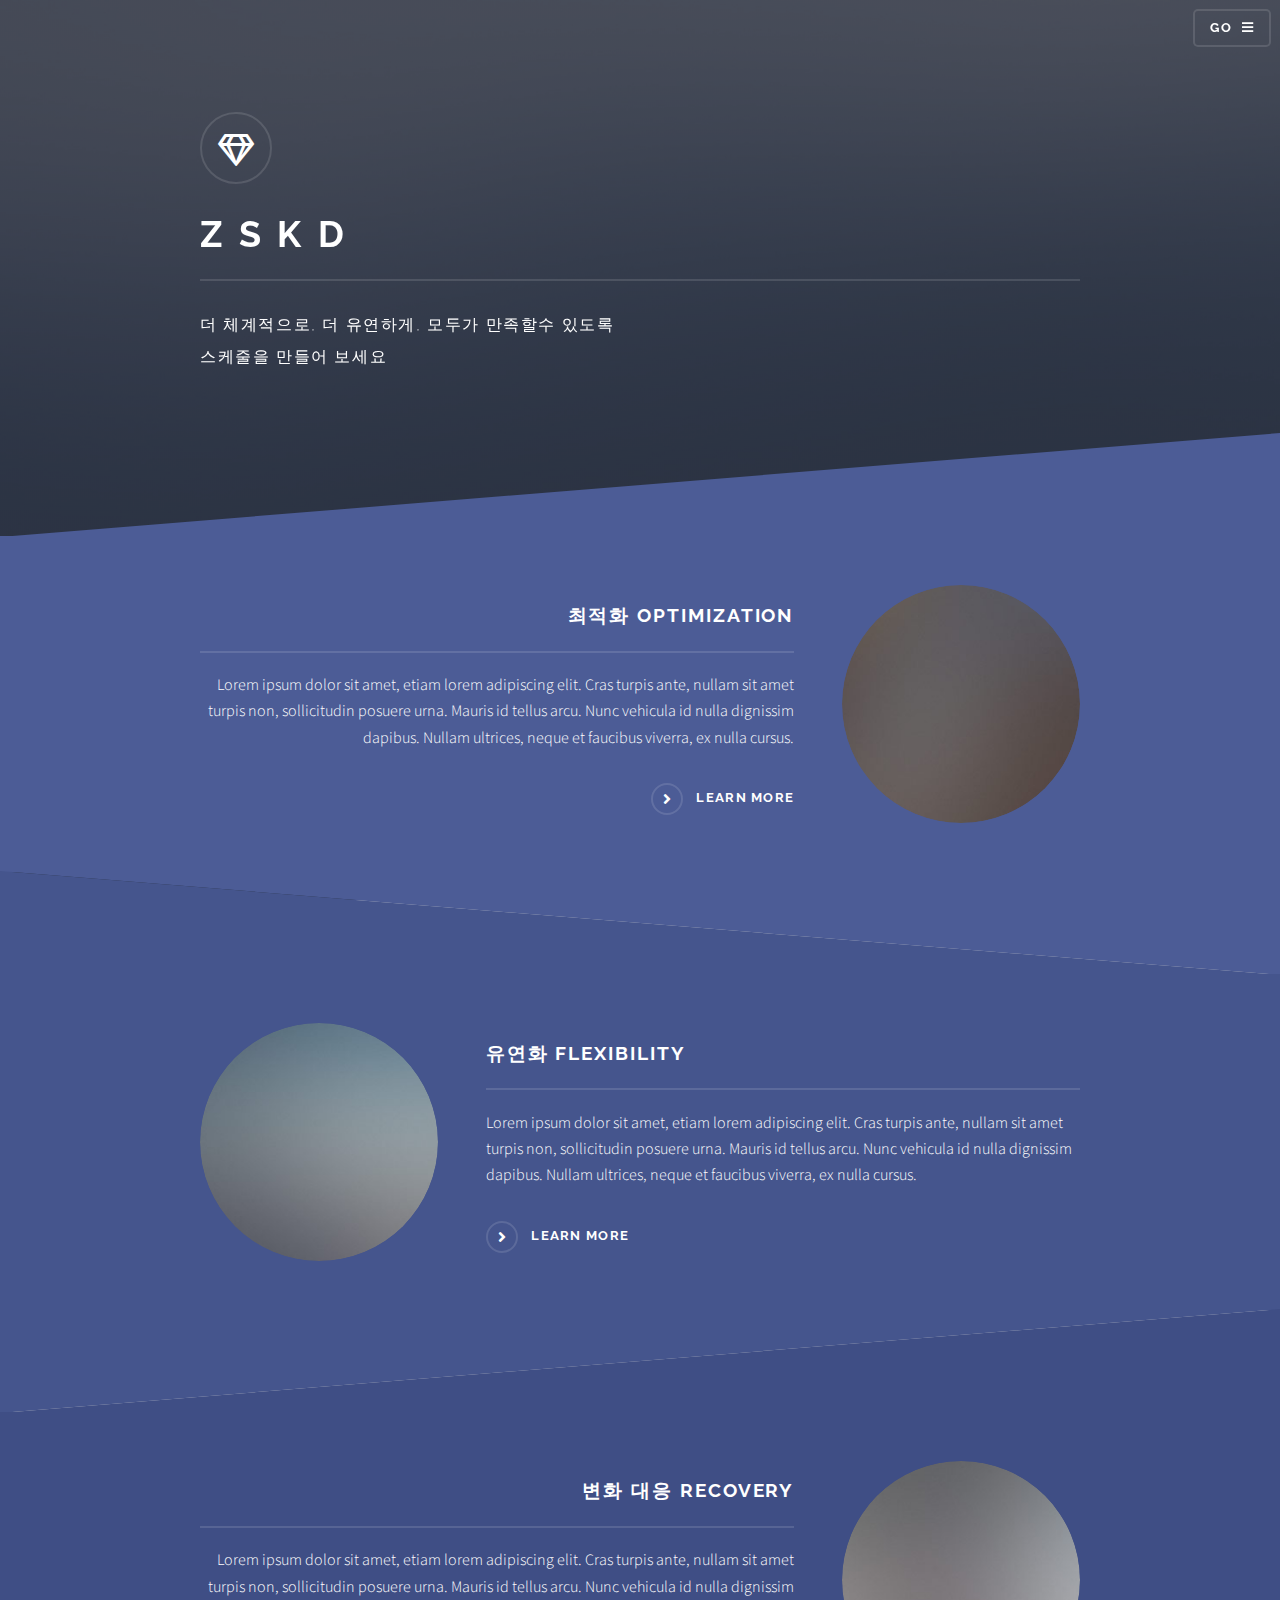
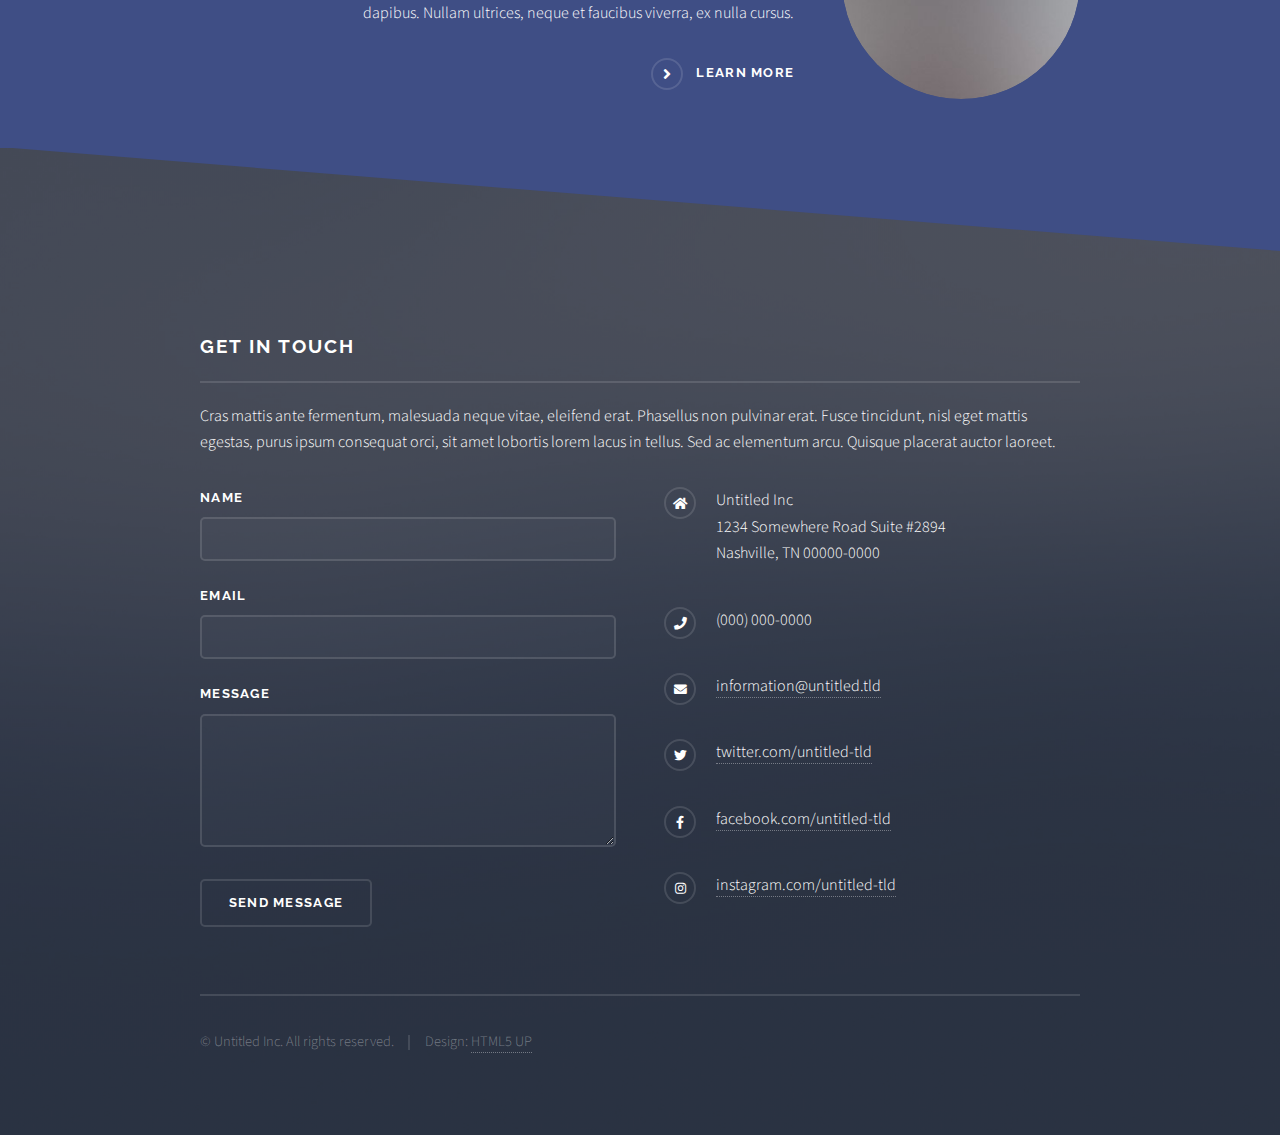
<file: index.html>
<!DOCTYPE HTML>
<!--
	Solid State by HTML5 UP
	html5up.net | @ajlkn
	Free for personal and commercial use under the CCA 3.0 license (html5up.net/license)
-->
<html>
	<head>
		<title>ZSKD</title>
		<meta charset="utf-8" />
		<meta name="viewport" content="width=device-width, initial-scale=1, user-scalable=no" />
		<link rel="stylesheet" href="assets/css/main.css" />
		<noscript><link rel="stylesheet" href="assets/css/noscript.css" /></noscript>
	</head>
	<body class="is-preload">

		<!-- Page Wrapper -->
			<div id="page-wrapper">

				<!-- Header -->
					<header id="header" class="alt">
						<h1><a href="index.html">ZSKD</a></h1>
						<nav>
							<a href="#menu">GO</a>
						</nav>
					</header>

				<!-- Menu -->
					<nav id="menu">
						<div class="inner">
							<h2>Menu</h2>
							<ul class="links">
								<li><a href="index.html">Home</a></li>
								<li><a href="generic.html">Generic</a></li>
								<li><a href="elements.html">Elements</a></li>
								<li><a href="#">Log In</a></li>
								<li><a href="#">Sign Up</a></li>
							</ul>
							<a href="#" class="close">Close</a>
						</div>
					</nav>

				<!-- Banner -->
					<section id="banner">
						<div class="inner">
							<div class="logo"><span class="icon fa-gem"></span></div>
							<h2>Z S K D</h2>
							<p>더 체계적으로, 더 유연하게, 모두가 만족할수 있도록
							   <br />스케줄을 만들어 보세요
							</p>
						</div>
					</section>

				<!-- Wrapper -->
					<section id="wrapper">

						<!-- One -->
							<section id="one" class="wrapper spotlight style1">
								<div class="inner">
									<a href="#" class="image"><img src="images/pic01.jpg" alt="" /></a>
									<div class="content">
										<h2 class="major">최적화 Optimization</h2>
										<p>Lorem ipsum dolor sit amet, etiam lorem adipiscing elit. Cras turpis ante, nullam sit amet turpis non, sollicitudin posuere urna. Mauris id tellus arcu. Nunc vehicula id nulla dignissim dapibus. Nullam ultrices, neque et faucibus viverra, ex nulla cursus.</p>
										<a href="#" class="special">Learn more</a>
									</div>
								</div>
							</section>

						<!-- Two -->
							<section id="two" class="wrapper alt spotlight style2">
								<div class="inner">
									<a href="#" class="image"><img src="images/pic02.jpg" alt="" /></a>
									<div class="content">
										<h2 class="major">유연화 Flexibility</h2>
										<p>Lorem ipsum dolor sit amet, etiam lorem adipiscing elit. Cras turpis ante, nullam sit amet turpis non, sollicitudin posuere urna. Mauris id tellus arcu. Nunc vehicula id nulla dignissim dapibus. Nullam ultrices, neque et faucibus viverra, ex nulla cursus.</p>
										<a href="#" class="special">Learn more</a>
									</div>
								</div>
							</section>

						<!-- Three -->
							<section id="three" class="wrapper spotlight style3">
								<div class="inner">
									<a href="#" class="image"><img src="images/pic03.jpg" alt="" /></a>
									<div class="content">
										<h2 class="major">변화 대응 Recovery</h2>
										<p>Lorem ipsum dolor sit amet, etiam lorem adipiscing elit. Cras turpis ante, nullam sit amet turpis non, sollicitudin posuere urna. Mauris id tellus arcu. Nunc vehicula id nulla dignissim dapibus. Nullam ultrices, neque et faucibus viverra, ex nulla cursus.</p>
										<a href="#" class="special">Learn more</a>
									</div>
								</div>
							</section>

						<!-- Four -->
							<!-- <section id="four" class="wrapper alt style1">
								<div class="inner">
									<h2 class="major">Vitae phasellus</h2>
									<p>Cras mattis ante fermentum, malesuada neque vitae, eleifend erat. Phasellus non pulvinar erat. Fusce tincidunt, nisl eget mattis egestas, purus ipsum consequat orci, sit amet lobortis lorem lacus in tellus. Sed ac elementum arcu. Quisque placerat auctor laoreet.</p>
									<section class="features">
										<article>
											<a href="#" class="image"><img src="images/pic04.jpg" alt="" /></a>
											<h3 class="major">Sed feugiat lorem</h3>
											<p>Lorem ipsum dolor sit amet, consectetur adipiscing vehicula id nulla dignissim dapibus ultrices.</p>
											<a href="#" class="special">Learn more</a>
										</article>
										<article>
											<a href="#" class="image"><img src="images/pic05.jpg" alt="" /></a>
											<h3 class="major">Nisl placerat</h3>
											<p>Lorem ipsum dolor sit amet, consectetur adipiscing vehicula id nulla dignissim dapibus ultrices.</p>
											<a href="#" class="special">Learn more</a>
										</article>
										<article>
											<a href="#" class="image"><img src="images/pic06.jpg" alt="" /></a>
											<h3 class="major">Ante fermentum</h3>
											<p>Lorem ipsum dolor sit amet, consectetur adipiscing vehicula id nulla dignissim dapibus ultrices.</p>
											<a href="#" class="special">Learn more</a>
										</article>
										<article>
											<a href="#" class="image"><img src="images/pic07.jpg" alt="" /></a>
											<h3 class="major">Fusce consequat</h3>
											<p>Lorem ipsum dolor sit amet, consectetur adipiscing vehicula id nulla dignissim dapibus ultrices.</p>
											<a href="#" class="special">Learn more</a>
										</article>
									</section>
									<ul class="actions">
										<li><a href="#" class="button">Browse All</a></li>
									</ul>
								</div>
							</section>

					</section> -->

				<!-- Footer -->
					<section id="footer">
						<div class="inner">
							<h2 class="major">Get in touch</h2>
							<p>Cras mattis ante fermentum, malesuada neque vitae, eleifend erat. Phasellus non pulvinar erat. Fusce tincidunt, nisl eget mattis egestas, purus ipsum consequat orci, sit amet lobortis lorem lacus in tellus. Sed ac elementum arcu. Quisque placerat auctor laoreet.</p>
							<form method="post" action="#">
								<div class="fields">
									<div class="field">
										<label for="name">Name</label>
										<input type="text" name="name" id="name" />
									</div>
									<div class="field">
										<label for="email">Email</label>
										<input type="email" name="email" id="email" />
									</div>
									<div class="field">
										<label for="message">Message</label>
										<textarea name="message" id="message" rows="4"></textarea>
									</div>
								</div>
								<ul class="actions">
									<li><input type="submit" value="Send Message" /></li>
								</ul>
							</form>
							<ul class="contact">
								<li class="icon solid fa-home">
									Untitled Inc<br />
									1234 Somewhere Road Suite #2894<br />
									Nashville, TN 00000-0000
								</li>
								<li class="icon solid fa-phone">(000) 000-0000</li>
								<li class="icon solid fa-envelope"><a href="#">information@untitled.tld</a></li>
								<li class="icon brands fa-twitter"><a href="#">twitter.com/untitled-tld</a></li>
								<li class="icon brands fa-facebook-f"><a href="#">facebook.com/untitled-tld</a></li>
								<li class="icon brands fa-instagram"><a href="#">instagram.com/untitled-tld</a></li>
							</ul>
							<ul class="copyright">
								<li>&copy; Untitled Inc. All rights reserved.</li><li>Design: <a href="http://html5up.net">HTML5 UP</a></li>
							</ul>
						</div>
					</section>

			</div>

		<!-- Scripts -->
			<script src="assets/js/jquery.min.js"></script>
			<script src="assets/js/jquery.scrollex.min.js"></script>
			<script src="assets/js/browser.min.js"></script>
			<script src="assets/js/breakpoints.min.js"></script>
			<script src="assets/js/util.js"></script>
			<script src="assets/js/main.js"></script>

	</body>
</html>
</file>
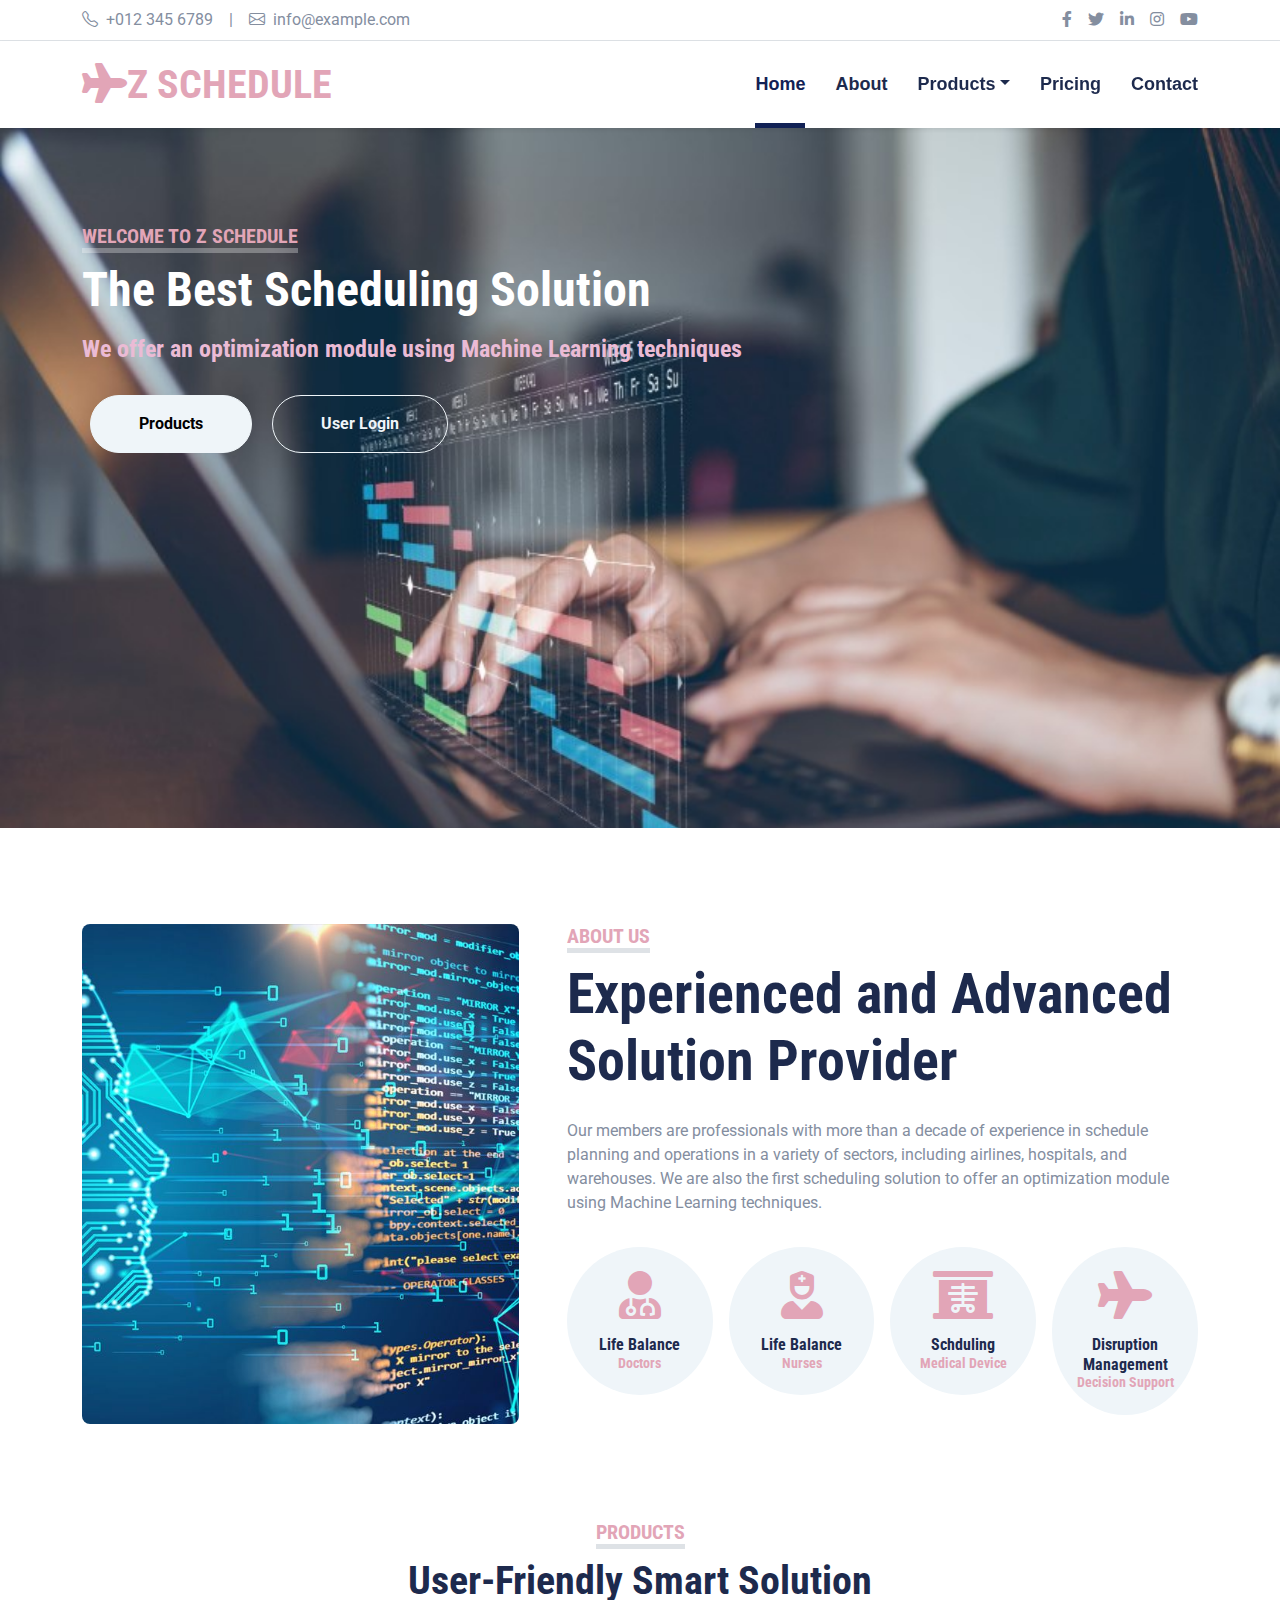
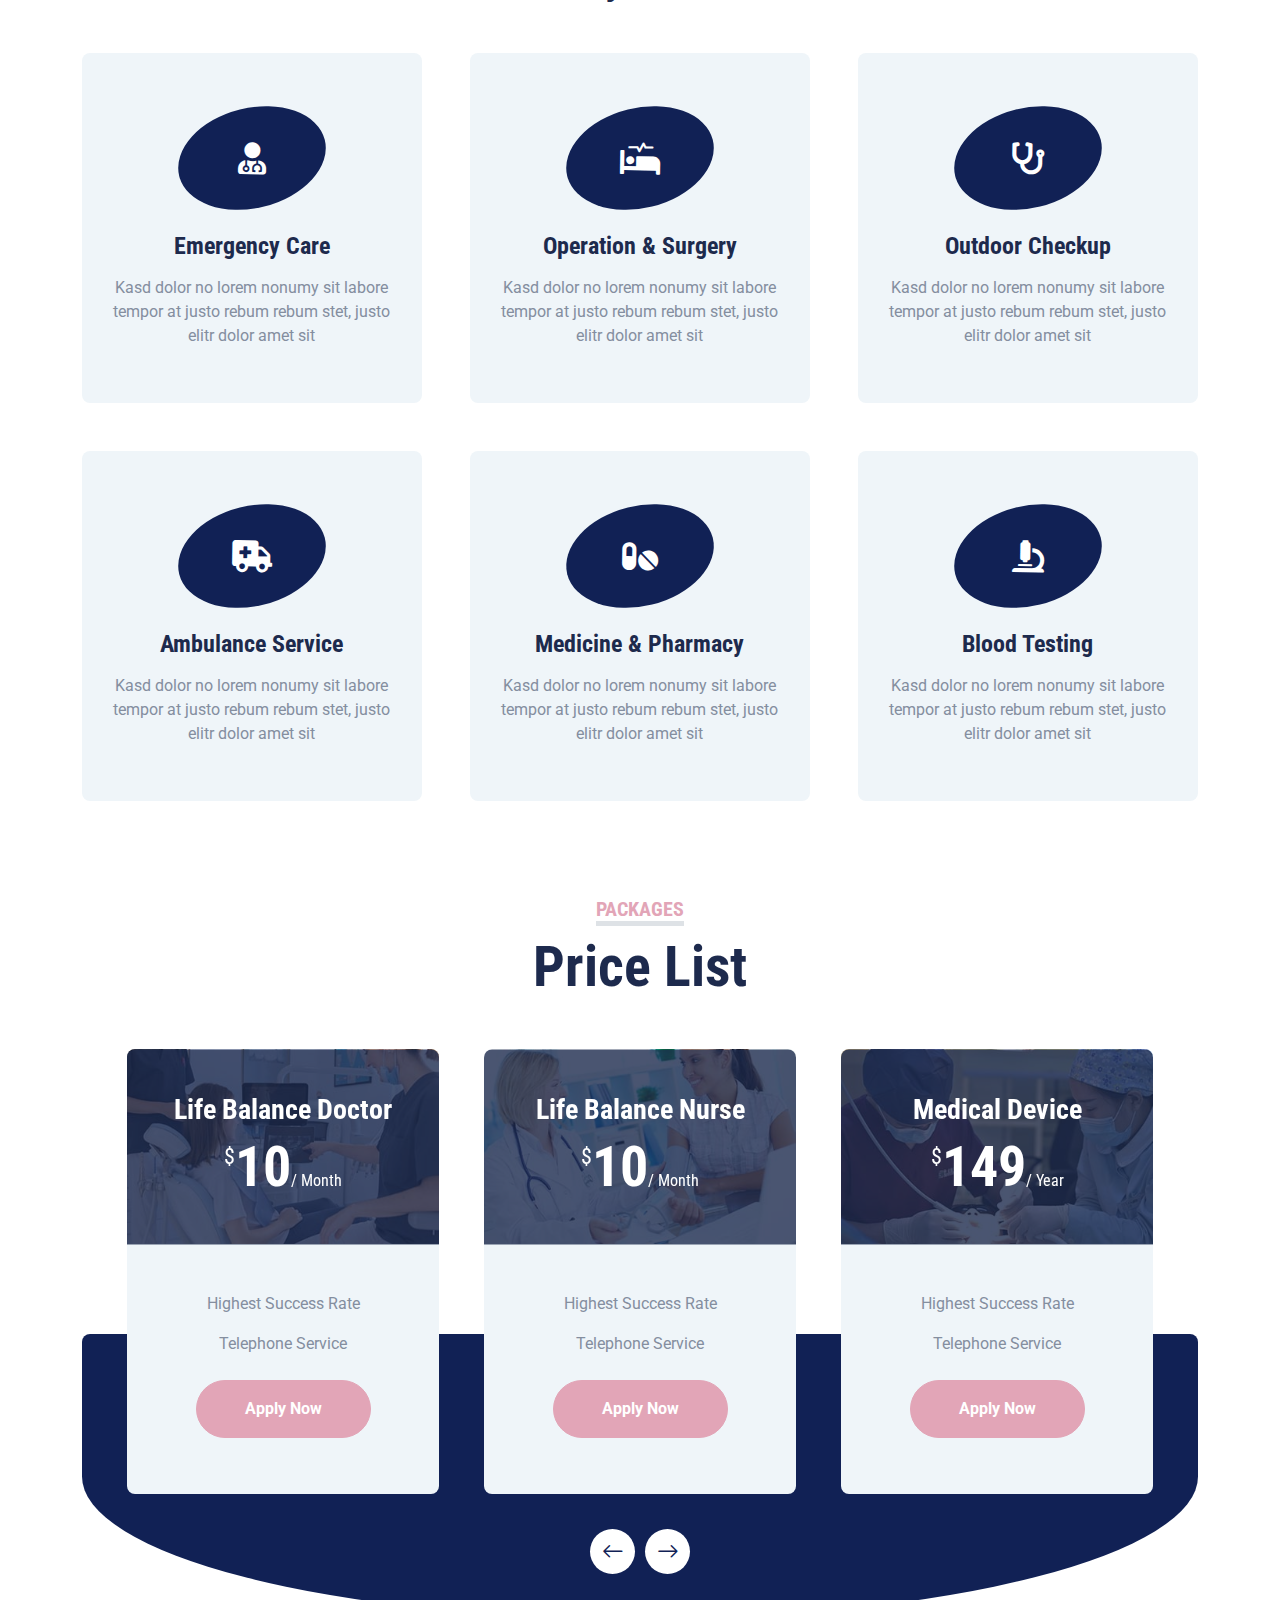
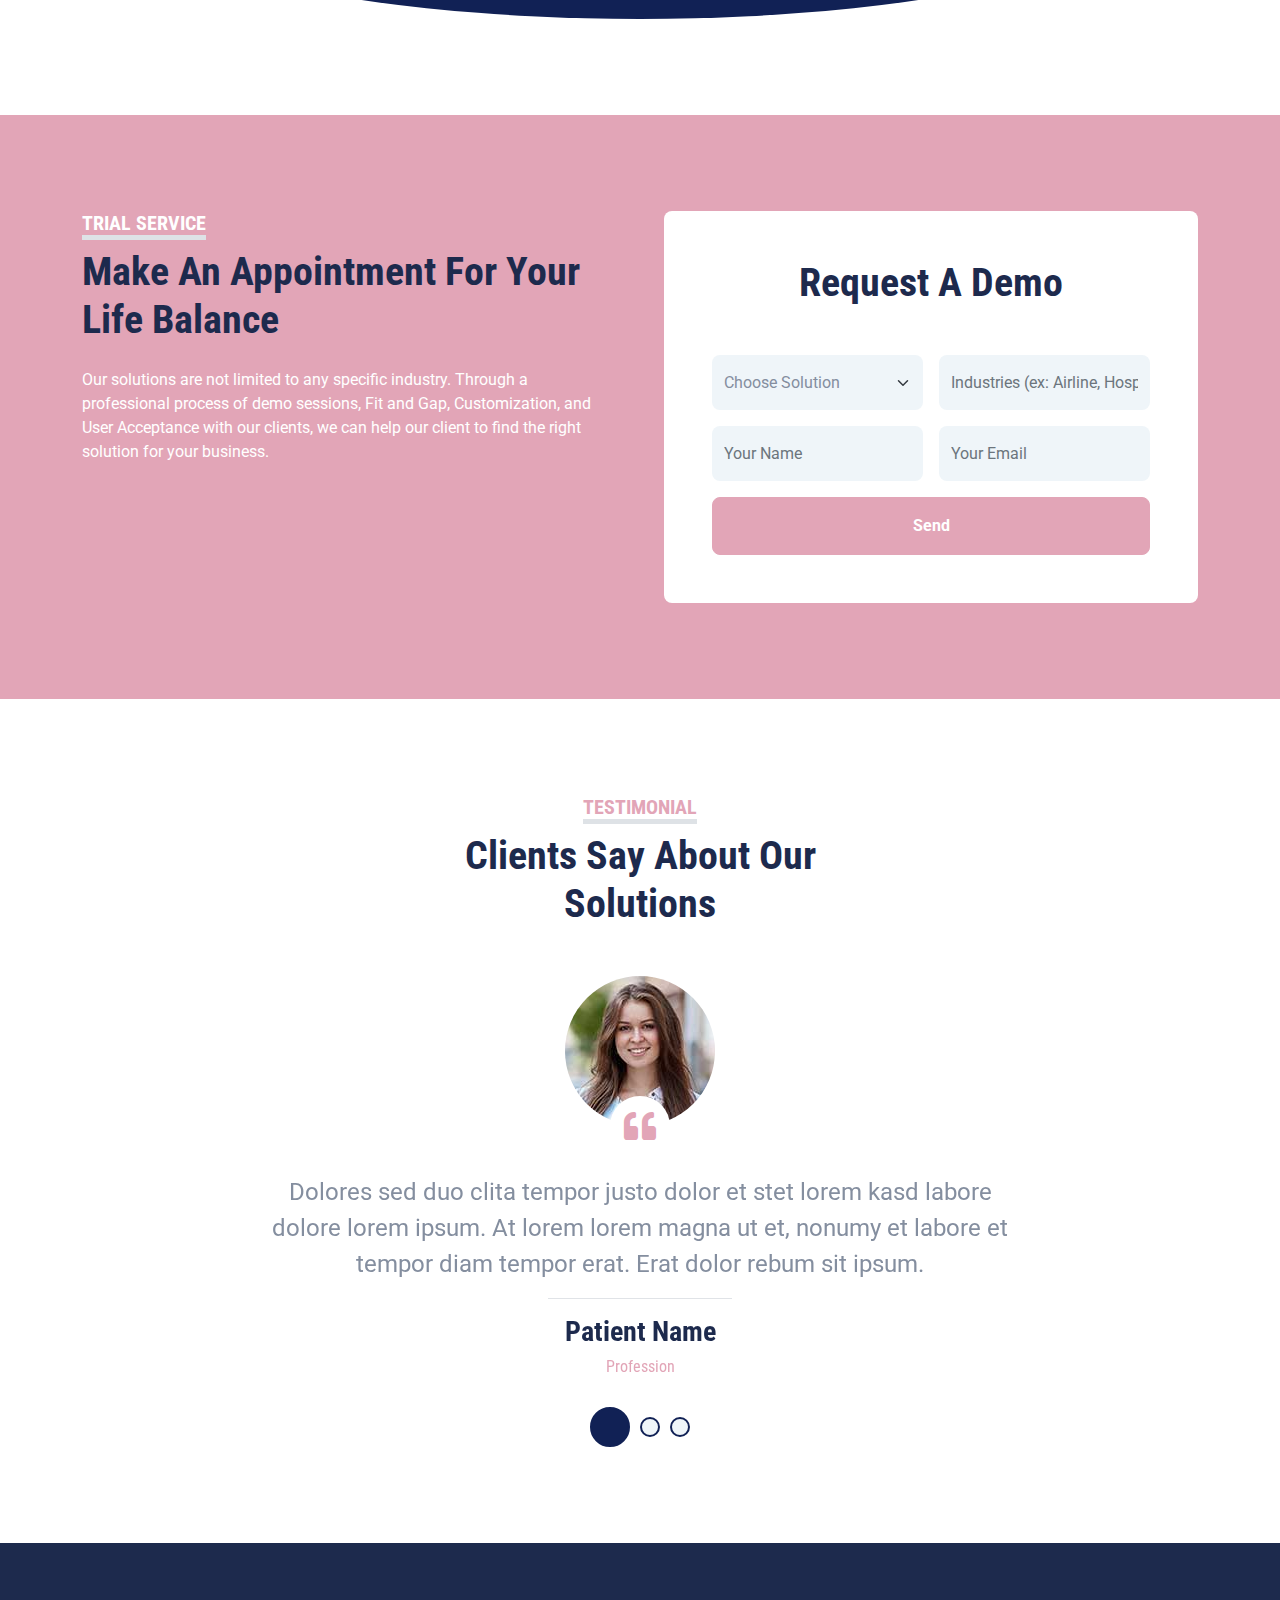
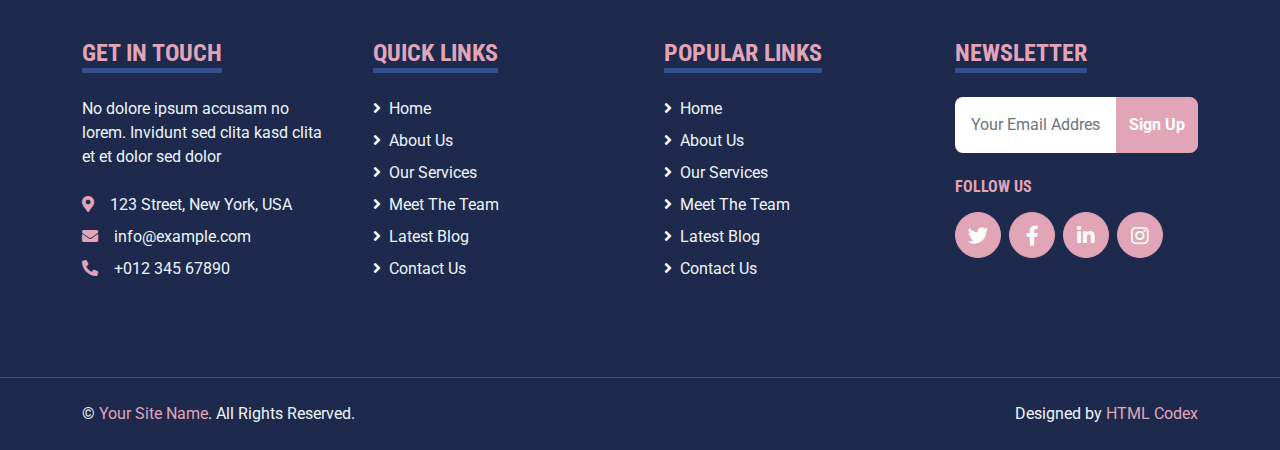
<file: web2/index.html>
<!DOCTYPE html>
<html lang="en">

<head>
    <meta charset="utf-8">
    <title>Z Schedule - The best scheduling solution</title>
    <meta content="width=device-width, initial-scale=1.0" name="viewport">
    <meta content="Free HTML Templates" name="keywords">
    <meta content="Free HTML Templates" name="description">

    <!-- Favicon -->
    <link href="img/favicon.ico" rel="icon">

    <!-- Google Web Fonts -->
    <link rel="preconnect" href="https://fonts.gstatic.com">
    <link href="https://fonts.googleapis.com/css2?family=Roboto+Condensed:wght@400;700&family=Roboto:wght@400;700&display=swap" rel="stylesheet">  

    <!-- Icon Font Stylesheet -->
    <link href="https://cdnjs.cloudflare.com/ajax/libs/font-awesome/5.15.0/css/all.min.css" rel="stylesheet">
    <link href="https://cdn.jsdelivr.net/npm/bootstrap-icons@1.4.1/font/bootstrap-icons.css" rel="stylesheet">

    <!-- Libraries Stylesheet -->
    <link href="lib/owlcarousel/assets/owl.carousel.min.css" rel="stylesheet">
    <link href="lib/tempusdominus/css/tempusdominus-bootstrap-4.min.css" rel="stylesheet" />

    <!-- Customized Bootstrap Stylesheet -->
    <link href="css/bootstrap.min.css?after" rel="stylesheet">

    <!-- Template Stylesheet -->
    <link href="css/style.css?after" rel="stylesheet">
</head>

<body>
    <!-- Topbar Start -->
    <div class="container-fluid py-2 border-bottom d-none d-lg-block">
        <div class="container">
            <div class="row">
                <div class="col-md-6 text-center text-lg-start mb-2 mb-lg-0">
                    <div class="d-inline-flex align-items-center">
                        <a class="text-decoration-none text-body pe-3" href=""><i class="bi bi-telephone me-2"></i>+012 345 6789</a>
                        <span class="text-body">|</span>
                        <a class="text-decoration-none text-body px-3" href=""><i class="bi bi-envelope me-2"></i>info@example.com</a>
                    </div>
                </div>
                <div class="col-md-6 text-center text-lg-end">
                    <div class="d-inline-flex align-items-center">
                        <a class="text-body px-2" href="">
                            <i class="fab fa-facebook-f"></i>
                        </a>
                        <a class="text-body px-2" href="">
                            <i class="fab fa-twitter"></i>
                        </a>
                        <a class="text-body px-2" href="">
                            <i class="fab fa-linkedin-in"></i>
                        </a>
                        <a class="text-body px-2" href="">
                            <i class="fab fa-instagram"></i>
                        </a>
                        <a class="text-body ps-2" href="">
                            <i class="fab fa-youtube"></i>
                        </a>
                    </div>
                </div>
            </div>
        </div>
    </div>
    <!-- Topbar End -->


    <!-- Navbar Start -->
    <div class="container-fluid sticky-top bg-white shadow-sm">
        <div class="container">
            <nav class="navbar navbar-expand-lg bg-white navbar-light py-3 py-lg-0">
                <a href="index.html" class="navbar-brand">
                    <h1 class="m-0 text-uppercase text-primary"><i class="fa fa-plane"></i>Z SCHEDULE</h1>
                </a>
                <button class="navbar-toggler" type="button" data-bs-toggle="collapse" data-bs-target="#navbarCollapse">
                    <span class="navbar-toggler-icon"></span>
                </button>
                <div class="collapse navbar-collapse" id="navbarCollapse">
                    <div class="navbar-nav ms-auto py-0">
                        <a href="index.html" class="nav-item nav-link active">Home</a>
                        <a href="about.html" class="nav-item nav-link">About</a>
                        <div class="nav-item dropdown">
                            <a href="#" class="nav-link dropdown-toggle" data-bs-toggle="dropdown">Products</a>
                            <div class="dropdown-menu m-0">
                                <a href="blog.html" class="dropdown-item">Life Balance Doctor</a>
                                <a href="detail.html" class="dropdown-item">Life Balance Nurse</a>
                                <a href="team.html" class="dropdown-item">Medical Device Optimizing</a>
                                <a href="testimonial.html" class="dropdown-item">Decision Support</a>
                            </div>
                        </div>
                        <a href="Price.html" class="nav-item nav-link">Pricing</a>
                        <a href="contact.html" class="nav-item nav-link">Contact</a>
                    </div>
                </div>
            </nav>
        </div>
    </div>
    <!-- Navbar End -->


    <!-- Hero Start -->
    <div class="container-fluid bg-primary py-5 mb-5 hero-header">
        <div class="container py-5">
            <div class="row justify-content-start">
                <div class="col-lg-12 text-lg-start text-lg-start">
                    <h5 class="d-inline-block text-primary text-uppercase border-bottom border-5" style="border-color: rgba(256, 256, 256, .3) !important;">Welcome To Z schedule</h5>
                    <h1 class="display-1 text-white mb-md-3">The Best Scheduling Solution</h1>
                    <h4 class="display-8 text-sanchez mb-md-4">We offer an optimization module using Machine Learning techniques</h4>
                    <div class="pt-2">
                        <a href="" class="btn btn-light rounded-pill py-md-3 px-md-5 mx-2">Products</a>
                        <a href="" class="btn btn-outline-light rounded-pill py-md-3 px-md-5 mx-2">User Login</a>
                    </div>
                </div>
            </div>
        </div>
    </div>
    <!-- Hero End -->


    <!-- About Start -->
    <div class="container-fluid py-5">
        <div class="container">
            <div class="row gx-5">
                <div class="col-lg-5 mb-5 mb-lg-0" style="min-height: 500px;">
                    <div class="position-relative h-100">
                        <img class="position-absolute w-100 h-100 rounded" src="img/ML1.jpg" style="object-fit: cover;">
                    </div>
                </div>
                <div class="col-lg-7">
                    <div class="mb-4">
                        <h5 class="d-inline-block text-primary text-uppercase border-bottom border-5">About Us</h5>
                        <h1 class="display-4">Experienced and Advanced Solution Provider</h1>
                    </div>
                    <p>Our members are professionals with more than a decade of experience in schedule planning and operations in a variety of sectors, including airlines, hospitals, and warehouses. We are also the first scheduling solution to offer an optimization module using Machine Learning techniques.</p>
                    <div class="row g-3 pt-3">
                        <div class="col-sm-3 col-6">
                            <div class="bg-light text-center rounded-circle py-4">
                                <i class="fa fa-3x fa-user-md text-primary mb-3"></i>
                                <h6 class="mb-0">Life Balance<small class="d-block text-primary">Doctors</small></h6>
                            </div>
                        </div>
                        <div class="col-sm-3 col-6">
                            <div class="bg-light text-center rounded-circle py-4">
                                <i class="fa fa-3x fa-user-nurse text-primary mb-3"></i>
                                <h6 class="mb-0">Life Balance<small class="d-block text-primary">Nurses</small></h6>
                            </div>
                        </div>
                        <div class="col-sm-3 col-6">
                            <div class="bg-light text-center rounded-circle py-4">
                                <i class="fa fa-3x fa-x-ray text-primary mb-3"></i>
                                <h6 class="mb-0">Schduling<small class="d-block text-primary">Medical Device</small></h6>
                            </div>
                        </div>
                        <div class="col-sm-3 col-6">
                            <div class="bg-light text-center rounded-circle py-4">
                                <i class="fa fa-3x fa-plane text-primary mb-3"></i>
                                <h6 class="mb-0">Disruption Management<small class="d-block text-primary">Decision Support</small></h6>
                            </div>
                        </div>
                    </div>
                </div>
            </div>
        </div>
    </div>
    <!-- About End -->
    

    <!-- Services Start -->
    <div class="container-fluid py-5">
        <div class="container">
            <div class="text-center mx-auto mb-5" style="max-width: 500px;">
                <h5 class="d-inline-block text-primary text-uppercase border-bottom border-5">Products</h5>
                <h1 class="display-6">User-Friendly Smart Solution</h1>
            </div>
            <div class="row g-5">
                <div class="col-lg-4 col-md-6">
                    <div class="service-item bg-light rounded d-flex flex-column align-items-center justify-content-center text-center">
                        <div class="service-icon mb-4">
                            <i class="fa fa-2x fa-user-md text-white"></i>
                        </div>
                        <h4 class="mb-3">Emergency Care</h4>
                        <p class="m-0">Kasd dolor no lorem nonumy sit labore tempor at justo rebum rebum stet, justo elitr dolor amet sit</p>
                        <a class="btn btn-lg btn-primary rounded-pill" href="">
                            <i class="bi bi-arrow-right"></i>
                        </a>
                    </div>
                </div>
                <div class="col-lg-4 col-md-6">
                    <div class="service-item bg-light rounded d-flex flex-column align-items-center justify-content-center text-center">
                        <div class="service-icon mb-4">
                            <i class="fa fa-2x fa-procedures text-white"></i>
                        </div>
                        <h4 class="mb-3">Operation & Surgery</h4>
                        <p class="m-0">Kasd dolor no lorem nonumy sit labore tempor at justo rebum rebum stet, justo elitr dolor amet sit</p>
                        <a class="btn btn-lg btn-primary rounded-pill" href="">
                            <i class="bi bi-arrow-right"></i>
                        </a>
                    </div>
                </div>
                <div class="col-lg-4 col-md-6">
                    <div class="service-item bg-light rounded d-flex flex-column align-items-center justify-content-center text-center">
                        <div class="service-icon mb-4">
                            <i class="fa fa-2x fa-stethoscope text-white"></i>
                        </div>
                        <h4 class="mb-3">Outdoor Checkup</h4>
                        <p class="m-0">Kasd dolor no lorem nonumy sit labore tempor at justo rebum rebum stet, justo elitr dolor amet sit</p>
                        <a class="btn btn-lg btn-primary rounded-pill" href="">
                            <i class="bi bi-arrow-right"></i>
                        </a>
                    </div>
                </div>
                <div class="col-lg-4 col-md-6">
                    <div class="service-item bg-light rounded d-flex flex-column align-items-center justify-content-center text-center">
                        <div class="service-icon mb-4">
                            <i class="fa fa-2x fa-ambulance text-white"></i>
                        </div>
                        <h4 class="mb-3">Ambulance Service</h4>
                        <p class="m-0">Kasd dolor no lorem nonumy sit labore tempor at justo rebum rebum stet, justo elitr dolor amet sit</p>
                        <a class="btn btn-lg btn-primary rounded-pill" href="">
                            <i class="bi bi-arrow-right"></i>
                        </a>
                    </div>
                </div>
                <div class="col-lg-4 col-md-6">
                    <div class="service-item bg-light rounded d-flex flex-column align-items-center justify-content-center text-center">
                        <div class="service-icon mb-4">
                            <i class="fa fa-2x fa-pills text-white"></i>
                        </div>
                        <h4 class="mb-3">Medicine & Pharmacy</h4>
                        <p class="m-0">Kasd dolor no lorem nonumy sit labore tempor at justo rebum rebum stet, justo elitr dolor amet sit</p>
                        <a class="btn btn-lg btn-primary rounded-pill" href="">
                            <i class="bi bi-arrow-right"></i>
                        </a>
                    </div>
                </div>
                <div class="col-lg-4 col-md-6">
                    <div class="service-item bg-light rounded d-flex flex-column align-items-center justify-content-center text-center">
                        <div class="service-icon mb-4">
                            <i class="fa fa-2x fa-microscope text-white"></i>
                        </div>
                        <h4 class="mb-3">Blood Testing</h4>
                        <p class="m-0">Kasd dolor no lorem nonumy sit labore tempor at justo rebum rebum stet, justo elitr dolor amet sit</p>
                        <a class="btn btn-lg btn-primary rounded-pill" href="">
                            <i class="bi bi-arrow-right"></i>
                        </a>
                    </div>
                </div>
            </div>
        </div>
    </div>
    <!-- Services End -->

     <!-- Pricing Plan Start -->
     <div class="container-fluid py-5">
        <div class="container">
            <div class="text-center mx-auto mb-5" style="max-width: 500px;">
                <h5 class="d-inline-block text-primary text-uppercase border-bottom border-5">Packages</h5>
                <h1 class="display-4">Price List</h1>
            </div>
            <div class="owl-carousel price-carousel position-relative" style="padding: 0 45px 45px 45px;">
                <div class="bg-light rounded text-center">
                    <div class="position-relative">
                        <img class="img-fluid rounded-top" src="img/price-1.jpg" alt="">
                        <div class="position-absolute w-100 h-100 top-50 start-50 translate-middle rounded-top d-flex flex-column align-items-center justify-content-center" style="background: rgba(29, 42, 77, .8);">
                            <h3 class="text-white">Life Balance Doctor</h3>
                            <h1 class="display-4 text-white mb-0">
                                <small class="align-top fw-normal" style="font-size: 22px; line-height: 45px;">$</small>10<small class="align-bottom fw-normal" style="font-size: 16px; line-height: 40px;">/ Month</small>
                            </h1>
                        </div>
                    </div>
                    <div class="text-center py-5">
                        <p>Highest Success Rate</p>
                        <p>Telephone Service</p>
                        <a href="" class="btn btn-primary rounded-pill py-3 px-5 my-2">Apply Now</a>
                    </div>
                </div>
                <div class="bg-light rounded text-center">
                    <div class="position-relative">
                        <img class="img-fluid rounded-top" src="img/price-2.jpg" alt="">
                        <div class="position-absolute w-100 h-100 top-50 start-50 translate-middle rounded-top d-flex flex-column align-items-center justify-content-center" style="background: rgba(29, 42, 77, .8);">
                            <h3 class="text-white">Life Balance Nurse</h3>
                            <h1 class="display-4 text-white mb-0">
                                <small class="align-top fw-normal" style="font-size: 22px; line-height: 45px;">$</small>10<small class="align-bottom fw-normal" style="font-size: 16px; line-height: 40px;">/ Month</small>
                            </h1>
                        </div>
                    </div>
                    <div class="text-center py-5">
                        <p>Highest Success Rate</p>
                        <p>Telephone Service</p>
                        <a href="" class="btn btn-primary rounded-pill py-3 px-5 my-2">Apply Now</a>
                    </div>
                </div>
                <div class="bg-light rounded text-center">
                    <div class="position-relative">
                        <img class="img-fluid rounded-top" src="img/price-3.jpg" alt="">
                        <div class="position-absolute w-100 h-100 top-50 start-50 translate-middle rounded-top d-flex flex-column align-items-center justify-content-center" style="background: rgba(29, 42, 77, .8);">
                            <h3 class="text-white">Medical Device</h3>
                            <h1 class="display-4 text-white mb-0">
                                <small class="align-top fw-normal" style="font-size: 22px; line-height: 45px;">$</small>149<small class="align-bottom fw-normal" style="font-size: 16px; line-height: 40px;">/ Year</small>
                            </h1>
                        </div>
                    </div>
                    <div class="text-center py-5">
                        <p>Highest Success Rate</p>
                        <p>Telephone Service</p>
                        <a href="" class="btn btn-primary rounded-pill py-3 px-5 my-2">Apply Now</a>
                    </div>
                </div>
                <div class="bg-light rounded text-center">
                    <div class="position-relative">
                        <img class="img-fluid rounded-top" src="img/price-4.jpg" alt="">
                        <div class="position-absolute w-100 h-100 top-50 start-50 translate-middle rounded-top d-flex flex-column align-items-center justify-content-center" style="background: rgba(29, 42, 77, .8);">
                            <h3 class="text-white">Decision Support System</h3>
                            <h1 class="display-4 text-white mb-0">
                                <small class="align-top fw-normal" style="font-size: 22px; line-height: 45px;">Prices to be Discussed</small>
                            </h1>
                        </div>
                    </div>
                    <div class="text-center py-5">
                        <p>Highest Success Rate</p>
                        <p>Telephone Service</p>
                        <a href="" class="btn btn-primary rounded-pill py-3 px-5 my-2">Apply Now</a>
                    </div>
                </div>
            </div>
        </div>
    </div>
    <!-- Pricing Plan End -->
   

    <!-- Appointment Start -->
    <div class="container-fluid bg-primary my-5 py-5">
        <div class="container py-5">
            <div class="row gx-5">
                <div class="col-lg-6 mb-5 mb-lg-0">
                    <div class="mb-4">
                        <h5 class="d-inline-block text-white text-uppercase border-bottom border-5">Trial Service</h5>
                        <h1 class="display-6">Make An Appointment For Your Life Balance</h1>
                    </div>
                    <p class="text-white mb-5">Our solutions are not limited to any specific industry. Through a professional process of demo sessions, Fit and Gap, Customization, and User Acceptance with our clients, we can help our client to find the right solution for your business.</p>
                </div>
                <div class="col-lg-6">
                    <div class="bg-white text-center rounded p-5">
                        <h1 class="mb-5">Request A Demo</h1>
                        <form>
                            <div class="row g-3">
                                <div class="col-12 col-sm-6">
                                    <select class="form-select bg-light border-0" style="height: 55px;">
                                        <option selected>Choose Solution</option>
                                        <option value="1">Life Balance</option>
                                        <option value="2">Device Scheduling</option>
                                        <option value="3">Disruption Management</option>
                                    </select>
                                </div>
                                <div class="col-12 col-sm-6">
                                    <input type="text" class="form-control bg-light border-0" placeholder="Industries (ex: Airline, Hospital, Transportation etc,.)" style="height: 55px;">
                                </div>
                                <div class="col-12 col-sm-6">
                                    <input type="text" class="form-control bg-light border-0" placeholder="Your Name" style="height: 55px;">
                                </div>
                                <div class="col-12 col-sm-6">
                                    <input type="email" class="form-control bg-light border-0" placeholder="Your Email" style="height: 55px;">
                                </div>
                                <div class="col-12">
                                    <button class="btn btn-primary w-100 py-3" type="submit">Send</button>
                                </div>
                            </div>
                        </form>
                    </div>
                </div>
            </div>
        </div>
    </div>
    <!-- Appointment End -->


    <!-- Testimonial Start -->
    <div class="container-fluid py-5">
        <div class="container">
            <div class="text-center mx-auto mb-5" style="max-width: 500px;">
                <h5 class="d-inline-block text-primary text-uppercase border-bottom border-5">Testimonial</h5>
                <h1 class="display-6">Clients Say About Our Solutions</h1>
            </div>
            <div class="row justify-content-center">
                <div class="col-lg-8">
                    <div class="owl-carousel testimonial-carousel">
                        <div class="testimonial-item text-center">
                            <div class="position-relative mb-5">
                                <img class="img-fluid rounded-circle mx-auto" src="img/testimonial-1.jpg" alt="">
                                <div class="position-absolute top-100 start-50 translate-middle d-flex align-items-center justify-content-center bg-white rounded-circle" style="width: 60px; height: 60px;">
                                    <i class="fa fa-quote-left fa-2x text-primary"></i>
                                </div>
                            </div>
                            <p class="fs-4 fw-normal">Dolores sed duo clita tempor justo dolor et stet lorem kasd labore dolore lorem ipsum. At lorem lorem magna ut et, nonumy et labore et tempor diam tempor erat. Erat dolor rebum sit ipsum.</p>
                            <hr class="w-25 mx-auto">
                            <h3>Patient Name</h3>
                            <h6 class="fw-normal text-primary mb-3">Profession</h6>
                        </div>
                        <div class="testimonial-item text-center">
                            <div class="position-relative mb-5">
                                <img class="img-fluid rounded-circle mx-auto" src="img/testimonial-2.jpg" alt="">
                                <div class="position-absolute top-100 start-50 translate-middle d-flex align-items-center justify-content-center bg-white rounded-circle" style="width: 60px; height: 60px;">
                                    <i class="fa fa-quote-left fa-2x text-primary"></i>
                                </div>
                            </div>
                            <p class="fs-4 fw-normal">Dolores sed duo clita tempor justo dolor et stet lorem kasd labore dolore lorem ipsum. At lorem lorem magna ut et, nonumy et labore et tempor diam tempor erat. Erat dolor rebum sit ipsum.</p>
                            <hr class="w-25 mx-auto">
                            <h3>Patient Name</h3>
                            <h6 class="fw-normal text-primary mb-3">Profession</h6>
                        </div>
                        <div class="testimonial-item text-center">
                            <div class="position-relative mb-5">
                                <img class="img-fluid rounded-circle mx-auto" src="img/testimonial-3.jpg" alt="">
                                <div class="position-absolute top-100 start-50 translate-middle d-flex align-items-center justify-content-center bg-white rounded-circle" style="width: 60px; height: 60px;">
                                    <i class="fa fa-quote-left fa-2x text-primary"></i>
                                </div>
                            </div>
                            <p class="fs-4 fw-normal">Dolores sed duo clita tempor justo dolor et stet lorem kasd labore dolore lorem ipsum. At lorem lorem magna ut et, nonumy et labore et tempor diam tempor erat. Erat dolor rebum sit ipsum.</p>
                            <hr class="w-25 mx-auto">
                            <h3>Patient Name</h3>
                            <h6 class="fw-normal text-primary mb-3">Profession</h6>
                        </div>
                    </div>
                </div>
            </div>
        </div>
    </div>
    <!-- Testimonial End -->



    <!-- Footer Start -->
    <div class="container-fluid bg-dark text-light mt-5 py-5">
        <div class="container py-5">
            <div class="row g-5">
                <div class="col-lg-3 col-md-6">
                    <h4 class="d-inline-block text-primary text-uppercase border-bottom border-5 border-secondary mb-4">Get In Touch</h4>
                    <p class="mb-4">No dolore ipsum accusam no lorem. Invidunt sed clita kasd clita et et dolor sed dolor</p>
                    <p class="mb-2"><i class="fa fa-map-marker-alt text-primary me-3"></i>123 Street, New York, USA</p>
                    <p class="mb-2"><i class="fa fa-envelope text-primary me-3"></i>info@example.com</p>
                    <p class="mb-0"><i class="fa fa-phone-alt text-primary me-3"></i>+012 345 67890</p>
                </div>
                <div class="col-lg-3 col-md-6">
                    <h4 class="d-inline-block text-primary text-uppercase border-bottom border-5 border-secondary mb-4">Quick Links</h4>
                    <div class="d-flex flex-column justify-content-start">
                        <a class="text-light mb-2" href="#"><i class="fa fa-angle-right me-2"></i>Home</a>
                        <a class="text-light mb-2" href="#"><i class="fa fa-angle-right me-2"></i>About Us</a>
                        <a class="text-light mb-2" href="#"><i class="fa fa-angle-right me-2"></i>Our Services</a>
                        <a class="text-light mb-2" href="#"><i class="fa fa-angle-right me-2"></i>Meet The Team</a>
                        <a class="text-light mb-2" href="#"><i class="fa fa-angle-right me-2"></i>Latest Blog</a>
                        <a class="text-light" href="#"><i class="fa fa-angle-right me-2"></i>Contact Us</a>
                    </div>
                </div>
                <div class="col-lg-3 col-md-6">
                    <h4 class="d-inline-block text-primary text-uppercase border-bottom border-5 border-secondary mb-4">Popular Links</h4>
                    <div class="d-flex flex-column justify-content-start">
                        <a class="text-light mb-2" href="#"><i class="fa fa-angle-right me-2"></i>Home</a>
                        <a class="text-light mb-2" href="#"><i class="fa fa-angle-right me-2"></i>About Us</a>
                        <a class="text-light mb-2" href="#"><i class="fa fa-angle-right me-2"></i>Our Services</a>
                        <a class="text-light mb-2" href="#"><i class="fa fa-angle-right me-2"></i>Meet The Team</a>
                        <a class="text-light mb-2" href="#"><i class="fa fa-angle-right me-2"></i>Latest Blog</a>
                        <a class="text-light" href="#"><i class="fa fa-angle-right me-2"></i>Contact Us</a>
                    </div>
                </div>
                <div class="col-lg-3 col-md-6">
                    <h4 class="d-inline-block text-primary text-uppercase border-bottom border-5 border-secondary mb-4">Newsletter</h4>
                    <form action="">
                        <div class="input-group">
                            <input type="text" class="form-control p-3 border-0" placeholder="Your Email Address">
                            <button class="btn btn-primary">Sign Up</button>
                        </div>
                    </form>
                    <h6 class="text-primary text-uppercase mt-4 mb-3">Follow Us</h6>
                    <div class="d-flex">
                        <a class="btn btn-lg btn-primary btn-lg-square rounded-circle me-2" href="#"><i class="fab fa-twitter"></i></a>
                        <a class="btn btn-lg btn-primary btn-lg-square rounded-circle me-2" href="#"><i class="fab fa-facebook-f"></i></a>
                        <a class="btn btn-lg btn-primary btn-lg-square rounded-circle me-2" href="#"><i class="fab fa-linkedin-in"></i></a>
                        <a class="btn btn-lg btn-primary btn-lg-square rounded-circle" href="#"><i class="fab fa-instagram"></i></a>
                    </div>
                </div>
            </div>
        </div>
    </div>
    <div class="container-fluid bg-dark text-light border-top border-secondary py-4">
        <div class="container">
            <div class="row g-5">
                <div class="col-md-6 text-center text-md-start">
                    <p class="mb-md-0">&copy; <a class="text-primary" href="#">Your Site Name</a>. All Rights Reserved.</p>
                </div>
                <div class="col-md-6 text-center text-md-end">
                    <p class="mb-0">Designed by <a class="text-primary" href="https://htmlcodex.com">HTML Codex</a></p>
                </div>
            </div>
        </div>
    </div>
    <!-- Footer End -->


    <!-- Back to Top -->
    <a href="#" class="btn btn-lg btn-primary btn-lg-square back-to-top"><i class="bi bi-arrow-up"></i></a>


    <!-- JavaScript Libraries -->
    <script src="https://code.jquery.com/jquery-3.4.1.min.js"></script>
    <script src="https://cdn.jsdelivr.net/npm/bootstrap@5.0.0/dist/js/bootstrap.bundle.min.js"></script>
    <script src="lib/easing/easing.min.js"></script>
    <script src="lib/waypoints/waypoints.min.js"></script>
    <script src="lib/owlcarousel/owl.carousel.min.js"></script>
    <script src="lib/tempusdominus/js/moment.min.js"></script>
    <script src="lib/tempusdominus/js/moment-timezone.min.js"></script>
    <script src="lib/tempusdominus/js/tempusdominus-bootstrap-4.min.js"></script>

    <!-- Template Javascript -->
    <script src="js/main.js"></script>
</body>

</html>
</file>
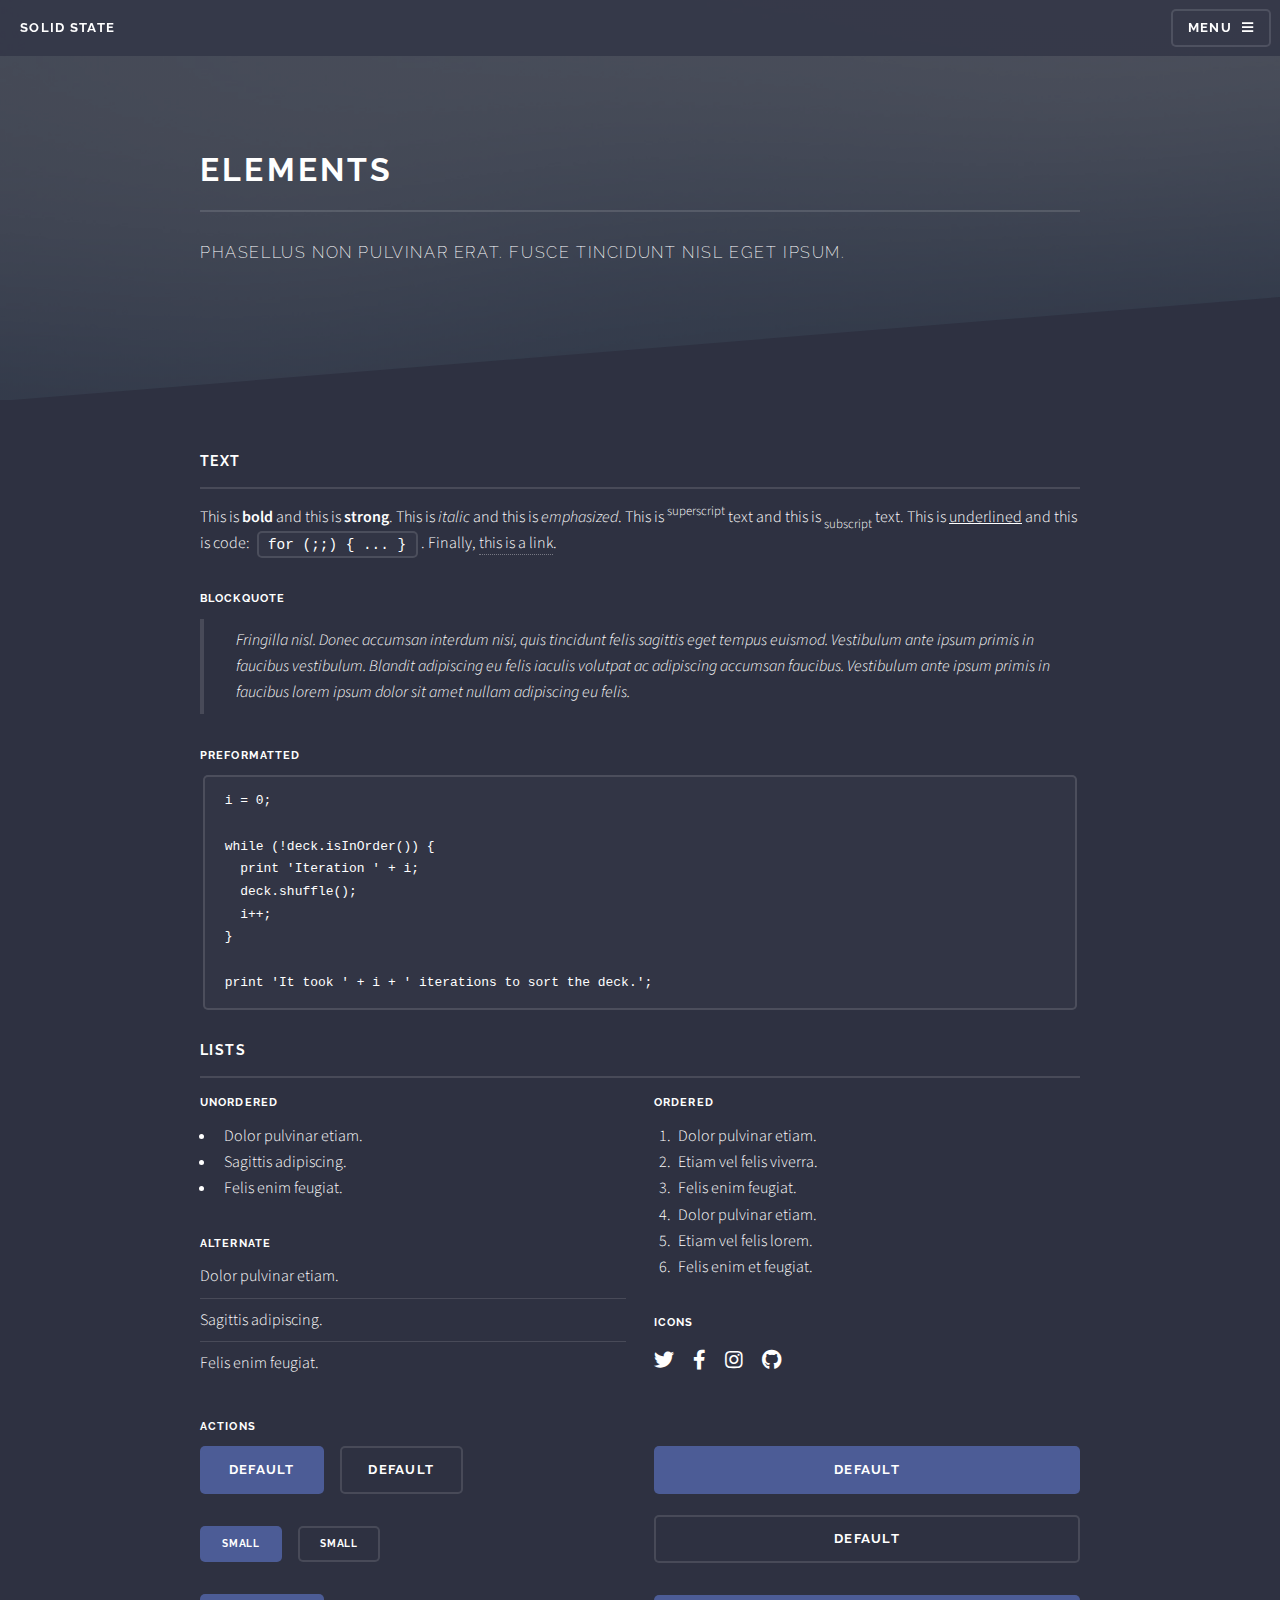
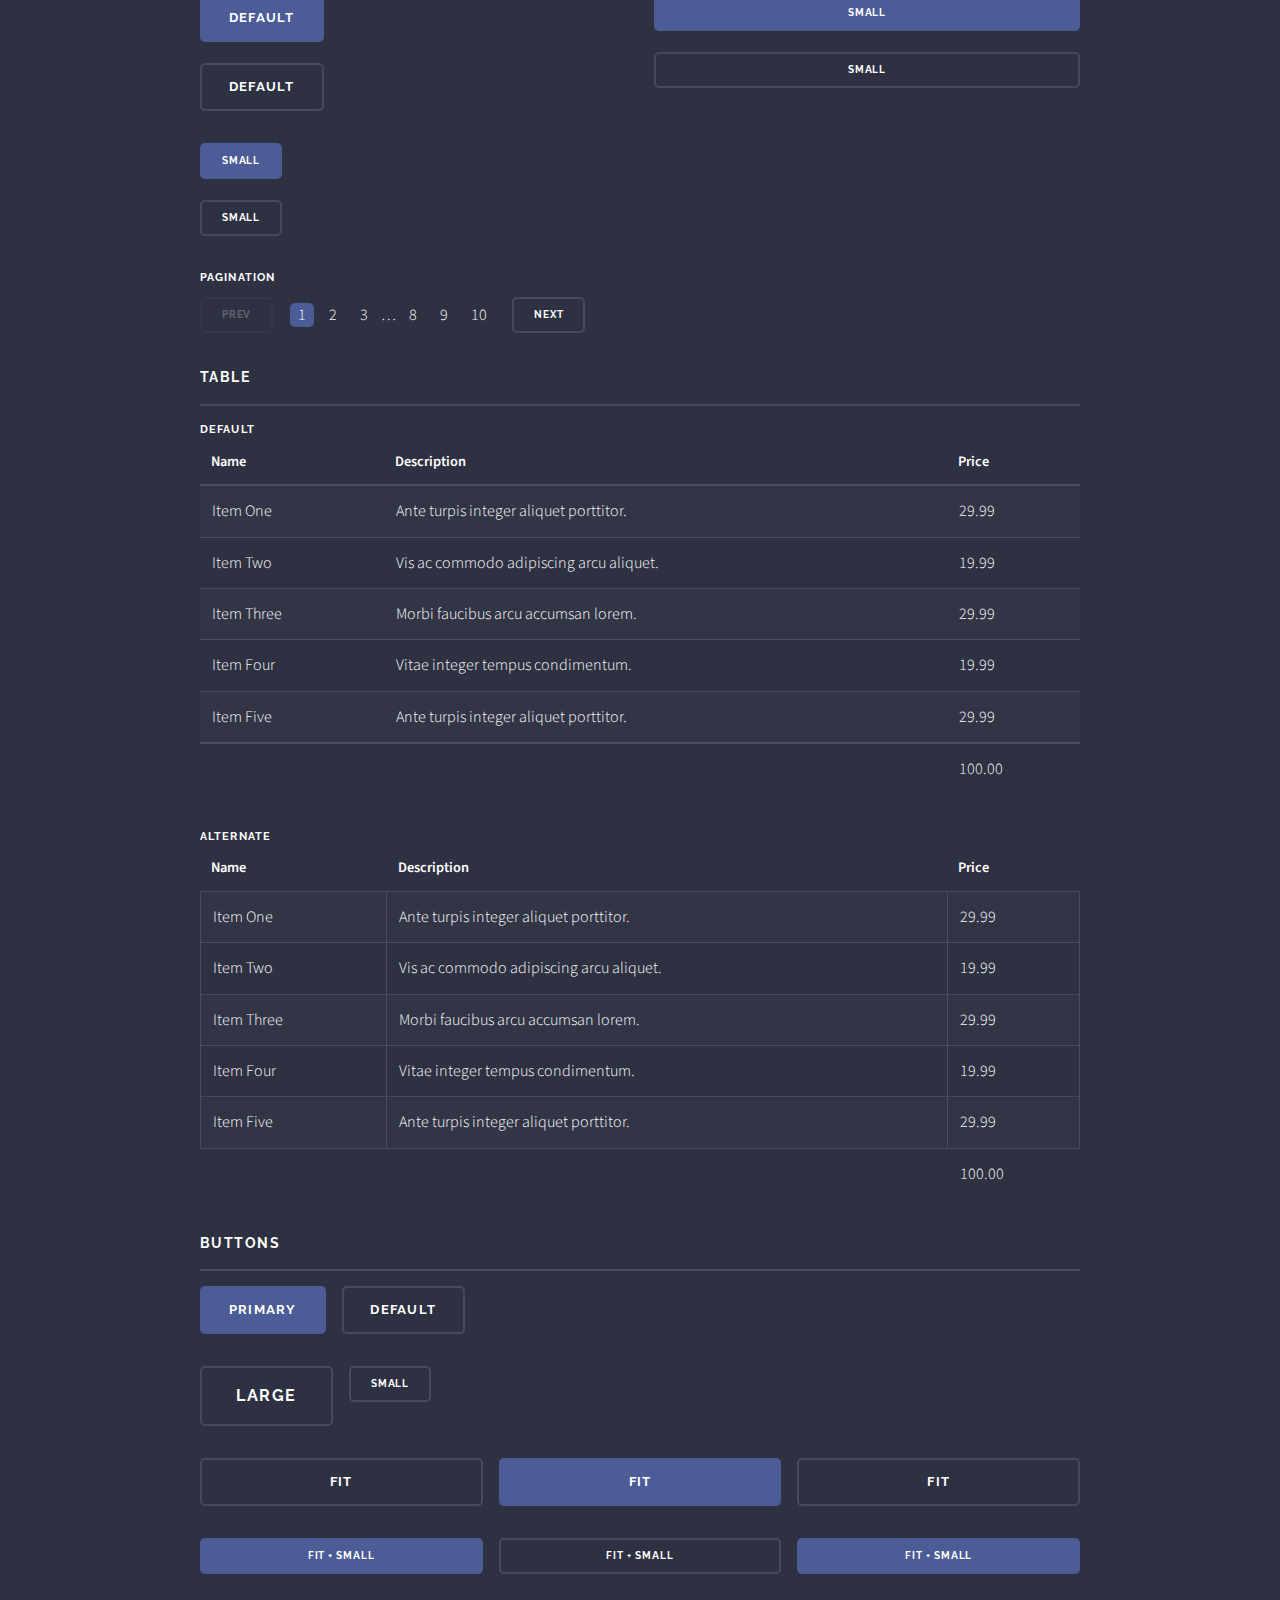
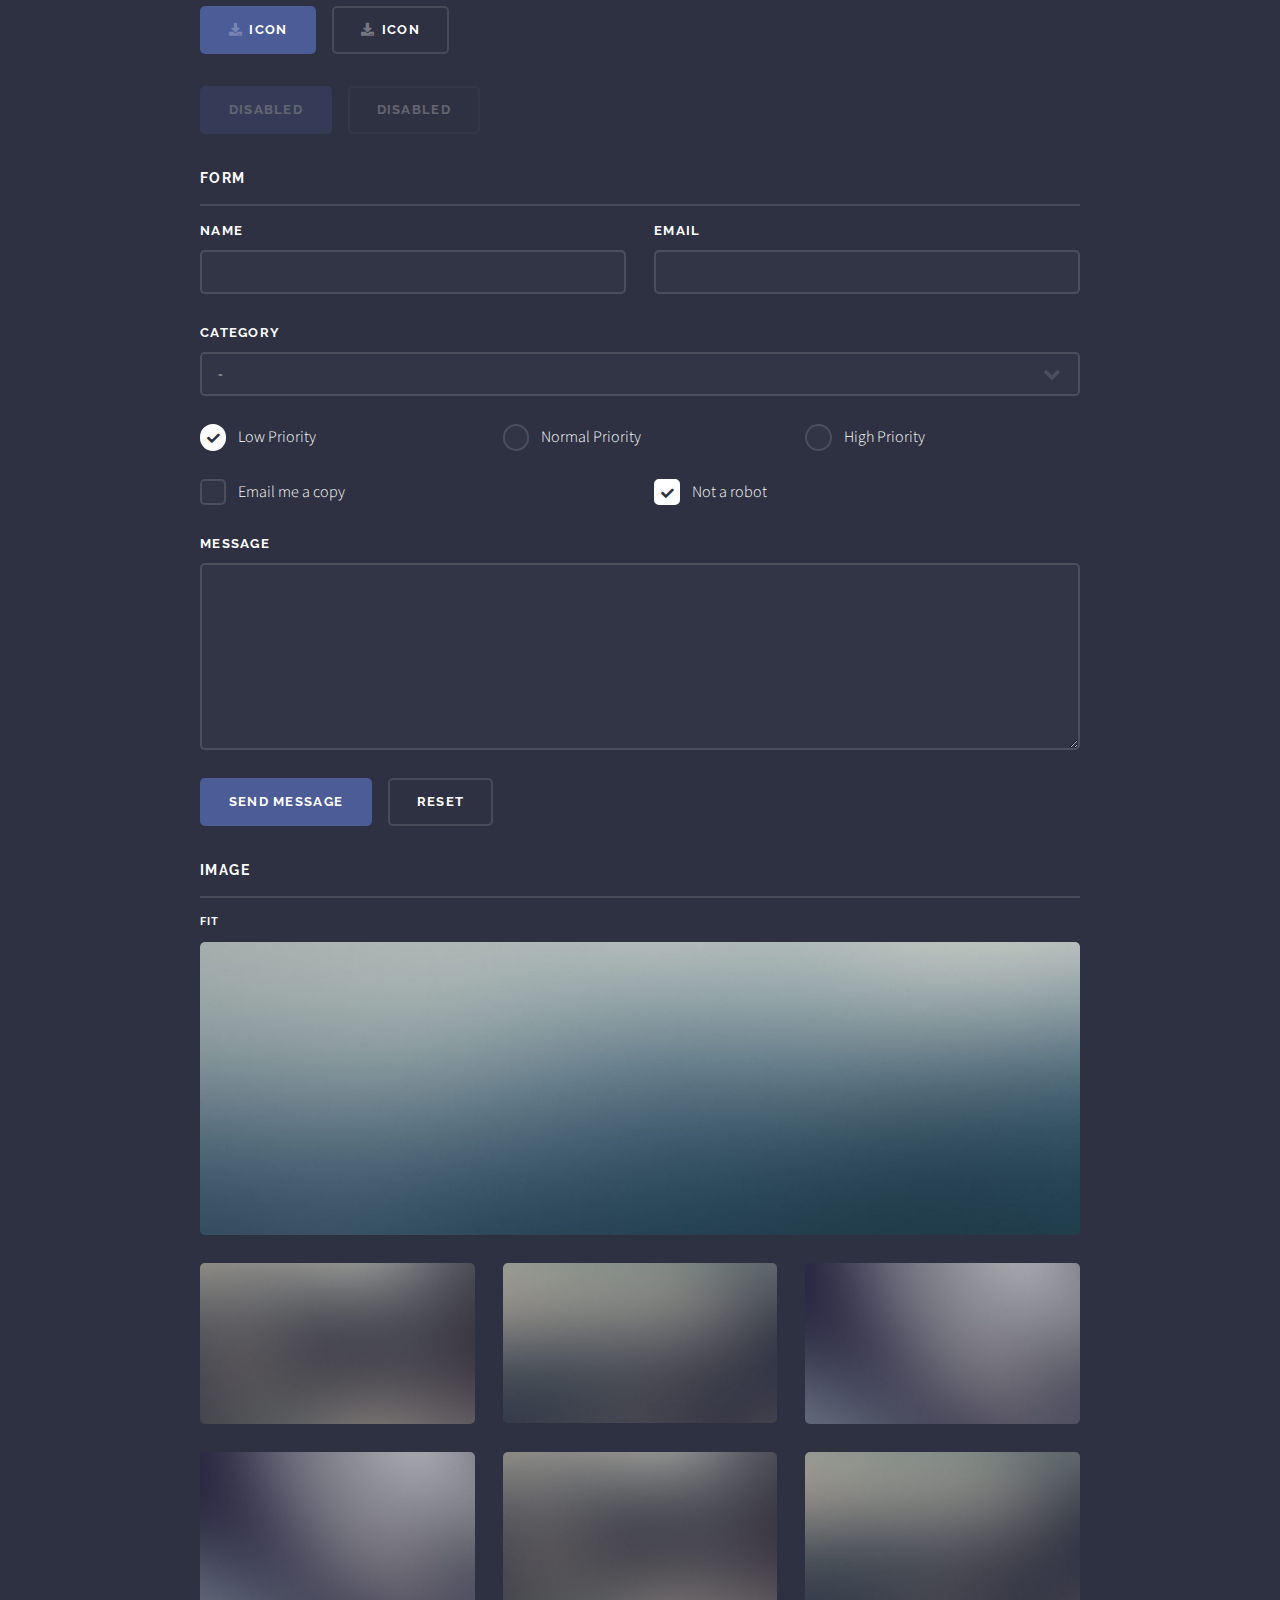
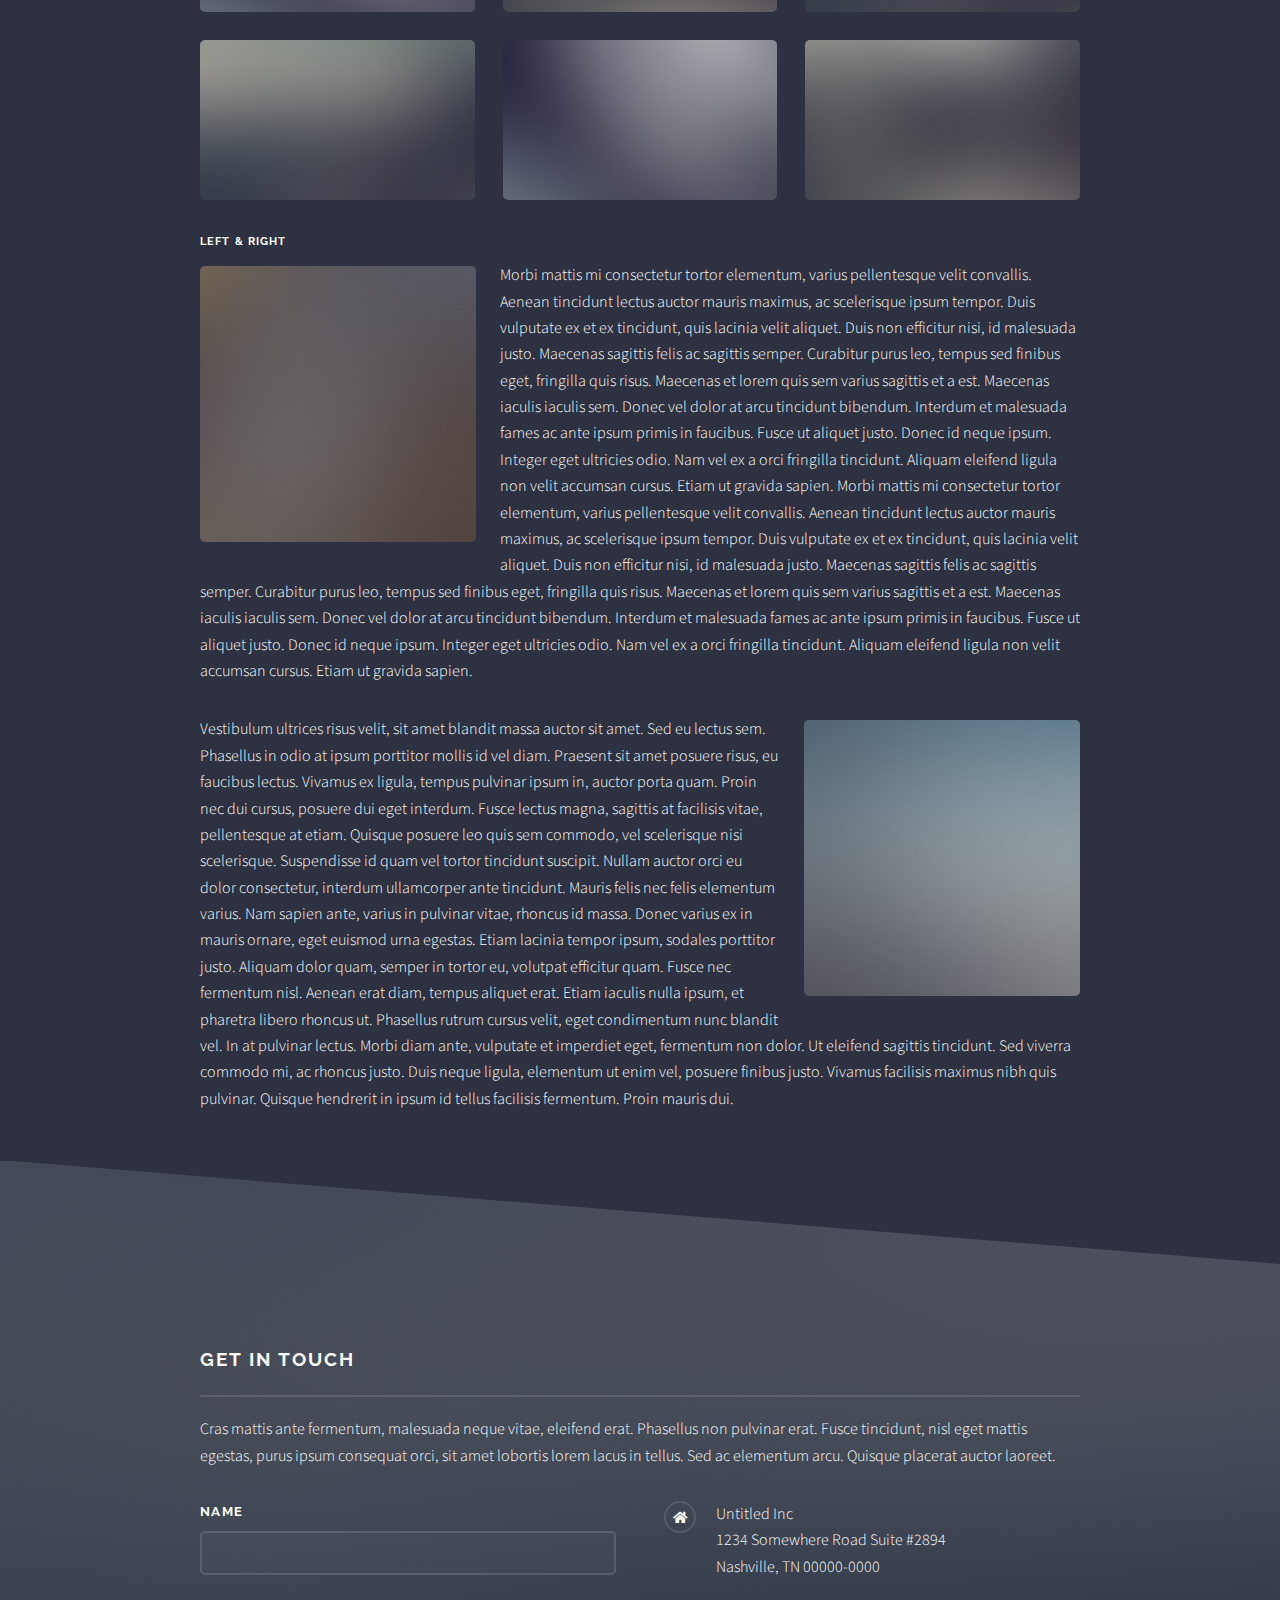
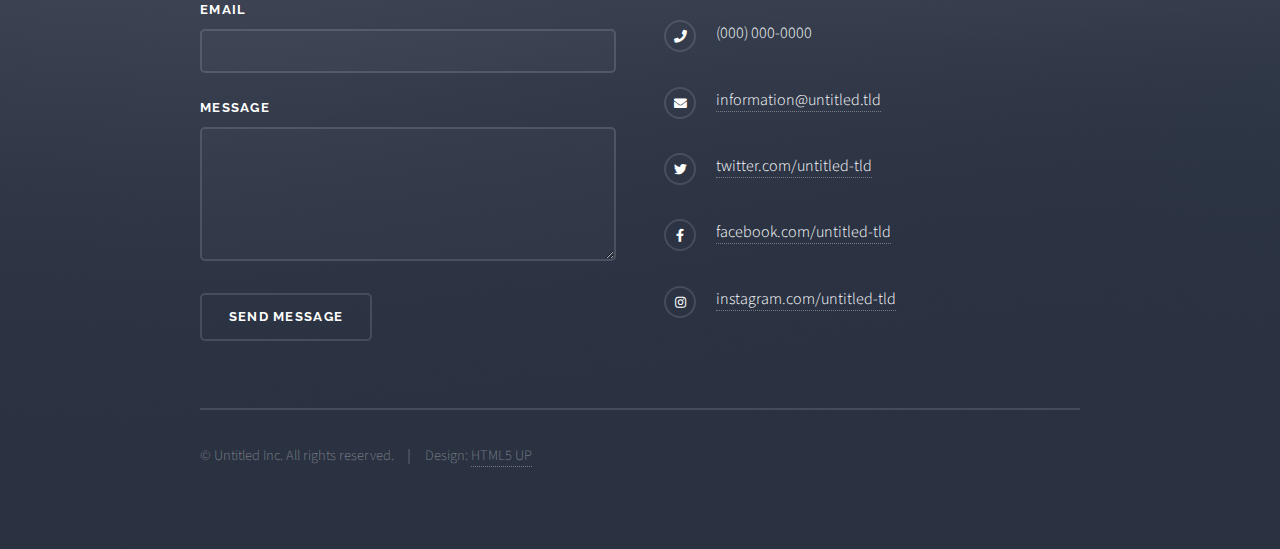
<file: elements.html>
<!DOCTYPE HTML>
<!--
	Solid State by HTML5 UP
	html5up.net | @ajlkn
	Free for personal and commercial use under the CCA 3.0 license (html5up.net/license)
-->
<html>
	<head>
		<title>Elements - Solid State by HTML5 UP</title>
		<meta charset="utf-8" />
		<meta name="viewport" content="width=device-width, initial-scale=1, user-scalable=no" />
		<link rel="stylesheet" href="assets/css/main.css" />
		<noscript><link rel="stylesheet" href="assets/css/noscript.css" /></noscript>
	</head>
	<body class="is-preload">

		<!-- Page Wrapper -->
			<div id="page-wrapper">

				<!-- Header -->
					<header id="header">
						<h1><a href="index.html">Solid State</a></h1>
						<nav>
							<a href="#menu">Menu</a>
						</nav>
					</header>

				<!-- Menu -->
					<nav id="menu">
						<div class="inner">
							<h2>Menu</h2>
							<ul class="links">
								<li><a href="index.html">Home</a></li>
								<li><a href="generic.html">Generic</a></li>
								<li><a href="elements.html">Elements</a></li>
								<li><a href="#">Log In</a></li>
								<li><a href="#">Sign Up</a></li>
							</ul>
							<a href="#" class="close">Close</a>
						</div>
					</nav>

				<!-- Wrapper -->
					<section id="wrapper">
						<header>
							<div class="inner">
								<h2>Elements</h2>
								<p>Phasellus non pulvinar erat. Fusce tincidunt nisl eget ipsum.</p>
							</div>
						</header>

						<!-- Content -->
							<div class="wrapper">
								<div class="inner">

									<section>
										<h3 class="major">Text</h3>
										<p>This is <b>bold</b> and this is <strong>strong</strong>. This is <i>italic</i> and this is <em>emphasized</em>.
										This is <sup>superscript</sup> text and this is <sub>subscript</sub> text.
										This is <u>underlined</u> and this is code: <code>for (;;) { ... }</code>. Finally, <a href="#">this is a link</a>.</p>
										<h4>Blockquote</h4>
										<blockquote>Fringilla nisl. Donec accumsan interdum nisi, quis tincidunt felis sagittis eget tempus euismod. Vestibulum ante ipsum primis in faucibus vestibulum. Blandit adipiscing eu felis iaculis volutpat ac adipiscing accumsan faucibus. Vestibulum ante ipsum primis in faucibus lorem ipsum dolor sit amet nullam adipiscing eu felis.</blockquote>
										<h4>Preformatted</h4>
										<pre><code>i = 0;

while (!deck.isInOrder()) {
  print 'Iteration ' + i;
  deck.shuffle();
  i++;
}

print 'It took ' + i + ' iterations to sort the deck.';</code></pre>
									</section>

									<section>
										<h3 class="major">Lists</h3>
										<div class="row">
											<div class="col-6 col-12-medium">
												<h4>Unordered</h4>
												<ul>
													<li>Dolor pulvinar etiam.</li>
													<li>Sagittis adipiscing.</li>
													<li>Felis enim feugiat.</li>
												</ul>
												<h4>Alternate</h4>
												<ul class="alt">
													<li>Dolor pulvinar etiam.</li>
													<li>Sagittis adipiscing.</li>
													<li>Felis enim feugiat.</li>
												</ul>
											</div>
											<div class="col-6 col-12-medium">
												<h4>Ordered</h4>
												<ol>
													<li>Dolor pulvinar etiam.</li>
													<li>Etiam vel felis viverra.</li>
													<li>Felis enim feugiat.</li>
													<li>Dolor pulvinar etiam.</li>
													<li>Etiam vel felis lorem.</li>
													<li>Felis enim et feugiat.</li>
												</ol>
												<h4>Icons</h4>
												<ul class="icons">
													<li><a href="#" class="icon brands fa-twitter"><span class="label">Twitter</span></a></li>
													<li><a href="#" class="icon brands fa-facebook-f"><span class="label">Facebook</span></a></li>
													<li><a href="#" class="icon brands fa-instagram"><span class="label">Instagram</span></a></li>
													<li><a href="#" class="icon brands fa-github"><span class="label">Github</span></a></li>
												</ul>
											</div>
										</div>
										<h4>Actions</h4>
										<div class="row">
											<div class="col-6 col-12-medium">
												<ul class="actions">
													<li><a href="#" class="button primary">Default</a></li>
													<li><a href="#" class="button">Default</a></li>
												</ul>
												<ul class="actions small">
													<li><a href="#" class="button primary small">Small</a></li>
													<li><a href="#" class="button small">Small</a></li>
												</ul>
												<ul class="actions stacked">
													<li><a href="#" class="button primary">Default</a></li>
													<li><a href="#" class="button">Default</a></li>
												</ul>
												<ul class="actions stacked small">
													<li><a href="#" class="button primary small">Small</a></li>
													<li><a href="#" class="button small">Small</a></li>
												</ul>
											</div>
											<div class="col-6 col-12-medium">
												<ul class="actions stacked">
													<li><a href="#" class="button primary fit">Default</a></li>
													<li><a href="#" class="button fit">Default</a></li>
												</ul>
												<ul class="actions stacked small">
													<li><a href="#" class="button primary small fit">Small</a></li>
													<li><a href="#" class="button small fit">Small</a></li>
												</ul>
											</div>
										</div>
										<h4>Pagination</h4>
										<ul class="pagination">
											<li><span class="button small disabled">Prev</span></li>
											<li><a href="#" class="page active">1</a></li>
											<li><a href="#" class="page">2</a></li>
											<li><a href="#" class="page">3</a></li>
											<li><span>&hellip;</span></li>
											<li><a href="#" class="page">8</a></li>
											<li><a href="#" class="page">9</a></li>
											<li><a href="#" class="page">10</a></li>
											<li><a href="#" class="button small">Next</a></li>
										</ul>
									</section>

									<section>
										<h3 class="major">Table</h3>
										<h4>Default</h4>
										<div class="table-wrapper">
											<table>
												<thead>
													<tr>
														<th>Name</th>
														<th>Description</th>
														<th>Price</th>
													</tr>
												</thead>
												<tbody>
													<tr>
														<td>Item One</td>
														<td>Ante turpis integer aliquet porttitor.</td>
														<td>29.99</td>
													</tr>
													<tr>
														<td>Item Two</td>
														<td>Vis ac commodo adipiscing arcu aliquet.</td>
														<td>19.99</td>
													</tr>
													<tr>
														<td>Item Three</td>
														<td> Morbi faucibus arcu accumsan lorem.</td>
														<td>29.99</td>
													</tr>
													<tr>
														<td>Item Four</td>
														<td>Vitae integer tempus condimentum.</td>
														<td>19.99</td>
													</tr>
													<tr>
														<td>Item Five</td>
														<td>Ante turpis integer aliquet porttitor.</td>
														<td>29.99</td>
													</tr>
												</tbody>
												<tfoot>
													<tr>
														<td colspan="2"></td>
														<td>100.00</td>
													</tr>
												</tfoot>
											</table>
										</div>

										<h4>Alternate</h4>
										<div class="table-wrapper">
											<table class="alt">
												<thead>
													<tr>
														<th>Name</th>
														<th>Description</th>
														<th>Price</th>
													</tr>
												</thead>
												<tbody>
													<tr>
														<td>Item One</td>
														<td>Ante turpis integer aliquet porttitor.</td>
														<td>29.99</td>
													</tr>
													<tr>
														<td>Item Two</td>
														<td>Vis ac commodo adipiscing arcu aliquet.</td>
														<td>19.99</td>
													</tr>
													<tr>
														<td>Item Three</td>
														<td> Morbi faucibus arcu accumsan lorem.</td>
														<td>29.99</td>
													</tr>
													<tr>
														<td>Item Four</td>
														<td>Vitae integer tempus condimentum.</td>
														<td>19.99</td>
													</tr>
													<tr>
														<td>Item Five</td>
														<td>Ante turpis integer aliquet porttitor.</td>
														<td>29.99</td>
													</tr>
												</tbody>
												<tfoot>
													<tr>
														<td colspan="2"></td>
														<td>100.00</td>
													</tr>
												</tfoot>
											</table>
										</div>
									</section>

									<section>
										<h3 class="major">Buttons</h3>
										<ul class="actions">
											<li><a href="#" class="button primary">Primary</a></li>
											<li><a href="#" class="button">Default</a></li>
										</ul>
										<ul class="actions">
											<li><a href="#" class="button large">Large</a></li>
											<li><a href="#" class="button small">Small</a></li>
										</ul>
										<ul class="actions fit">
											<li><a href="#" class="button fit">Fit</a></li>
											<li><a href="#" class="button primary fit">Fit</a></li>
											<li><a href="#" class="button fit">Fit</a></li>
										</ul>
										<ul class="actions fit small">
											<li><a href="#" class="button primary fit small">Fit + Small</a></li>
											<li><a href="#" class="button fit small">Fit + Small</a></li>
											<li><a href="#" class="button primary fit small">Fit + Small</a></li>
										</ul>
										<ul class="actions">
											<li><a href="#" class="button primary icon solid fa-download">Icon</a></li>
											<li><a href="#" class="button icon solid fa-download">Icon</a></li>
										</ul>
										<ul class="actions">
											<li><span class="button primary disabled">Disabled</span></li>
											<li><span class="button disabled">Disabled</span></li>
										</ul>
									</section>

									<section>
										<h3 class="major">Form</h3>
										<form method="post" action="#">
											<div class="row gtr-uniform">
												<div class="col-6 col-12-xsmall">
													<label for="demo-name">Name</label>
													<input type="text" name="demo-name" id="demo-name" value="" />
												</div>
												<div class="col-6 col-12-xsmall">
													<label for="demo-email">Email</label>
													<input type="email" name="demo-email" id="demo-email" value="" />
												</div>
												<div class="col-12">
													<label for="demo-category">Category</label>
													<select name="demo-category" id="demo-category">
														<option value="">-</option>
														<option value="1">Manufacturing</option>
														<option value="1">Shipping</option>
														<option value="1">Administration</option>
														<option value="1">Human Resources</option>
													</select>
												</div>
												<div class="col-4 col-12-small">
													<input type="radio" id="demo-priority-low" name="demo-priority" checked>
													<label for="demo-priority-low">Low Priority</label>
												</div>
												<div class="col-4 col-12-small">
													<input type="radio" id="demo-priority-normal" name="demo-priority">
													<label for="demo-priority-normal">Normal Priority</label>
												</div>
												<div class="col-4 col-12-small">
													<input type="radio" id="demo-priority-high" name="demo-priority">
													<label for="demo-priority-high">High Priority</label>
												</div>
												<div class="col-6 col-12-small">
													<input type="checkbox" id="demo-copy" name="demo-copy">
													<label for="demo-copy">Email me a copy</label>
												</div>
												<div class="col-6 col-12-small">
													<input type="checkbox" id="demo-human" name="demo-human" checked>
													<label for="demo-human">Not a robot</label>
												</div>
												<div class="col-12">
													<label for="demo-message">Message</label>
													<textarea name="demo-message" id="demo-message" rows="6"></textarea>
												</div>
												<div class="col-12">
													<ul class="actions">
														<li><input type="submit" value="Send Message" class="primary" /></li>
														<li><input type="reset" value="Reset" /></li>
													</ul>
												</div>
											</div>
										</form>
									</section>

									<section>
										<h3 class="major">Image</h3>
										<h4>Fit</h4>
										<div class="box alt">
											<div class="row gtr-uniform">
												<div class="col-12"><span class="image fit"><img src="images/pic08.jpg" alt="" /></span></div>
												<div class="col-4"><span class="image fit"><img src="images/pic05.jpg" alt="" /></span></div>
												<div class="col-4"><span class="image fit"><img src="images/pic06.jpg" alt="" /></span></div>
												<div class="col-4"><span class="image fit"><img src="images/pic07.jpg" alt="" /></span></div>
												<div class="col-4"><span class="image fit"><img src="images/pic07.jpg" alt="" /></span></div>
												<div class="col-4"><span class="image fit"><img src="images/pic05.jpg" alt="" /></span></div>
												<div class="col-4"><span class="image fit"><img src="images/pic06.jpg" alt="" /></span></div>
												<div class="col-4"><span class="image fit"><img src="images/pic06.jpg" alt="" /></span></div>
												<div class="col-4"><span class="image fit"><img src="images/pic07.jpg" alt="" /></span></div>
												<div class="col-4"><span class="image fit"><img src="images/pic05.jpg" alt="" /></span></div>
											</div>
										</div>
										<h4>Left &amp; Right</h4>
										<p><span class="image left"><img src="images/pic01.jpg" alt="" /></span>Morbi mattis mi consectetur tortor elementum, varius pellentesque velit convallis. Aenean tincidunt lectus auctor mauris maximus, ac scelerisque ipsum tempor. Duis vulputate ex et ex tincidunt, quis lacinia velit aliquet. Duis non efficitur nisi, id malesuada justo. Maecenas sagittis felis ac sagittis semper. Curabitur purus leo, tempus sed finibus eget, fringilla quis risus. Maecenas et lorem quis sem varius sagittis et a est. Maecenas iaculis iaculis sem. Donec vel dolor at arcu tincidunt bibendum. Interdum et malesuada fames ac ante ipsum primis in faucibus. Fusce ut aliquet justo. Donec id neque ipsum. Integer eget ultricies odio. Nam vel ex a orci fringilla tincidunt. Aliquam eleifend ligula non velit accumsan cursus. Etiam ut gravida sapien. Morbi mattis mi consectetur tortor elementum, varius pellentesque velit convallis. Aenean tincidunt lectus auctor mauris maximus, ac scelerisque ipsum tempor. Duis vulputate ex et ex tincidunt, quis lacinia velit aliquet. Duis non efficitur nisi, id malesuada justo. Maecenas sagittis felis ac sagittis semper. Curabitur purus leo, tempus sed finibus eget, fringilla quis risus. Maecenas et lorem quis sem varius sagittis et a est. Maecenas iaculis iaculis sem. Donec vel dolor at arcu tincidunt bibendum. Interdum et malesuada fames ac ante ipsum primis in faucibus. Fusce ut aliquet justo. Donec id neque ipsum. Integer eget ultricies odio. Nam vel ex a orci fringilla tincidunt. Aliquam eleifend ligula non velit accumsan cursus. Etiam ut gravida sapien.</p>
										<p><span class="image right"><img src="images/pic02.jpg" alt="" /></span>Vestibulum ultrices risus velit, sit amet blandit massa auctor sit amet. Sed eu lectus sem. Phasellus in odio at ipsum porttitor mollis id vel diam. Praesent sit amet posuere risus, eu faucibus lectus. Vivamus ex ligula, tempus pulvinar ipsum in, auctor porta quam. Proin nec dui cursus, posuere dui eget interdum. Fusce lectus magna, sagittis at facilisis vitae, pellentesque at etiam. Quisque posuere leo quis sem commodo, vel scelerisque nisi scelerisque. Suspendisse id quam vel tortor tincidunt suscipit. Nullam auctor orci eu dolor consectetur, interdum ullamcorper ante tincidunt. Mauris felis nec felis elementum varius. Nam sapien ante, varius in pulvinar vitae, rhoncus id massa. Donec varius ex in mauris ornare, eget euismod urna egestas. Etiam lacinia tempor ipsum, sodales porttitor justo. Aliquam dolor quam, semper in tortor eu, volutpat efficitur quam. Fusce nec fermentum nisl. Aenean erat diam, tempus aliquet erat. Etiam iaculis nulla ipsum, et pharetra libero rhoncus ut. Phasellus rutrum cursus velit, eget condimentum nunc blandit vel. In at pulvinar lectus. Morbi diam ante, vulputate et imperdiet eget, fermentum non dolor. Ut eleifend sagittis tincidunt. Sed viverra commodo mi, ac rhoncus justo. Duis neque ligula, elementum ut enim vel, posuere finibus justo. Vivamus facilisis maximus nibh quis pulvinar. Quisque hendrerit in ipsum id tellus facilisis fermentum. Proin mauris dui.</p>
									</section>

								</div>
							</div>

					</section>

				<!-- Footer -->
					<section id="footer">
						<div class="inner">
							<h2 class="major">Get in touch</h2>
							<p>Cras mattis ante fermentum, malesuada neque vitae, eleifend erat. Phasellus non pulvinar erat. Fusce tincidunt, nisl eget mattis egestas, purus ipsum consequat orci, sit amet lobortis lorem lacus in tellus. Sed ac elementum arcu. Quisque placerat auctor laoreet.</p>
							<form method="post" action="#">
								<div class="fields">
									<div class="field">
										<label for="name">Name</label>
										<input type="text" name="name" id="name" />
									</div>
									<div class="field">
										<label for="email">Email</label>
										<input type="email" name="email" id="email" />
									</div>
									<div class="field">
										<label for="message">Message</label>
										<textarea name="message" id="message" rows="4"></textarea>
									</div>
								</div>
								<ul class="actions">
									<li><input type="submit" value="Send Message" /></li>
								</ul>
							</form>
							<ul class="contact">
								<li class="icon solid fa-home">
									Untitled Inc<br />
									1234 Somewhere Road Suite #2894<br />
									Nashville, TN 00000-0000
								</li>
								<li class="icon solid fa-phone">(000) 000-0000</li>
								<li class="icon solid fa-envelope"><a href="#">information@untitled.tld</a></li>
								<li class="icon brands fa-twitter"><a href="#">twitter.com/untitled-tld</a></li>
								<li class="icon brands fa-facebook-f"><a href="#">facebook.com/untitled-tld</a></li>
								<li class="icon brands fa-instagram"><a href="#">instagram.com/untitled-tld</a></li>
							</ul>
							<ul class="copyright">
								<li>&copy; Untitled Inc. All rights reserved.</li><li>Design: <a href="http://html5up.net">HTML5 UP</a></li>
							</ul>
						</div>
					</section>

			</div>

		<!-- Scripts -->
			<script src="assets/js/jquery.min.js"></script>
			<script src="assets/js/jquery.scrollex.min.js"></script>
			<script src="assets/js/browser.min.js"></script>
			<script src="assets/js/breakpoints.min.js"></script>
			<script src="assets/js/util.js"></script>
			<script src="assets/js/main.js"></script>

	</body>
</html>
</file>
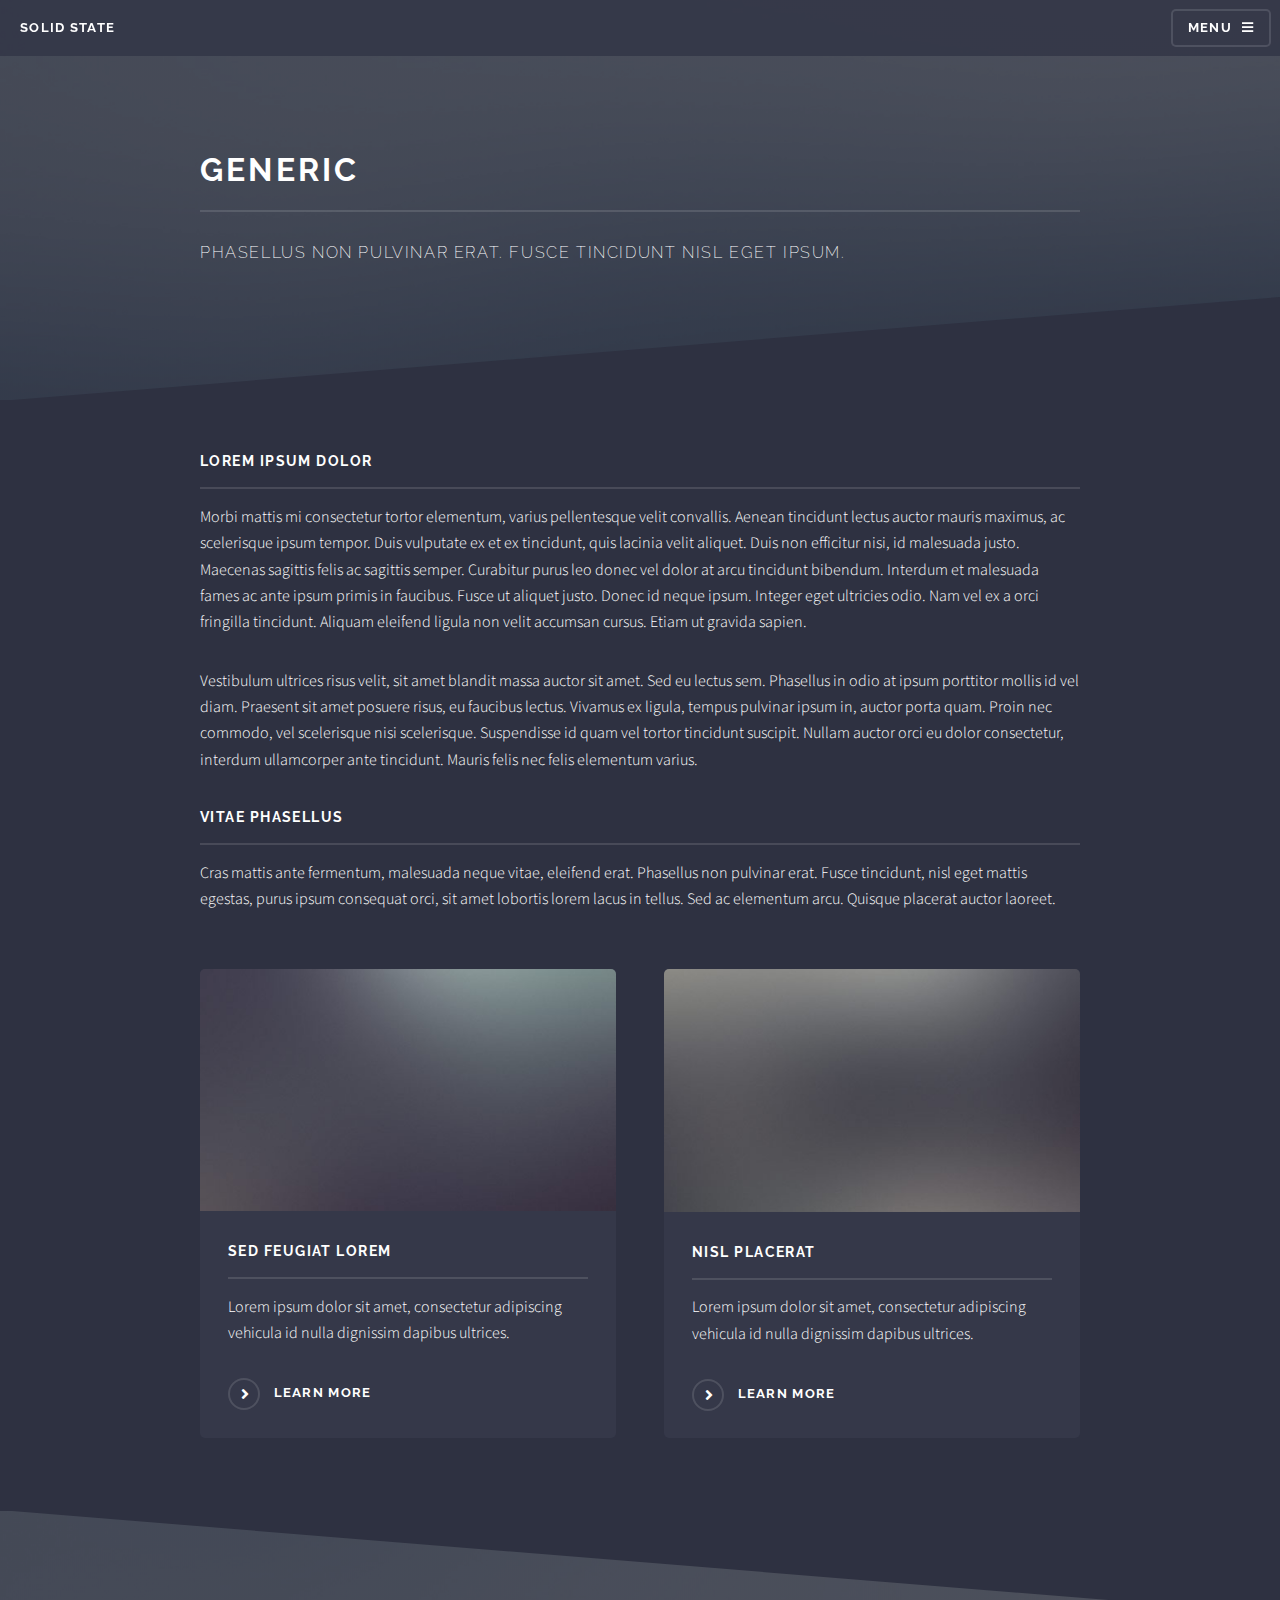
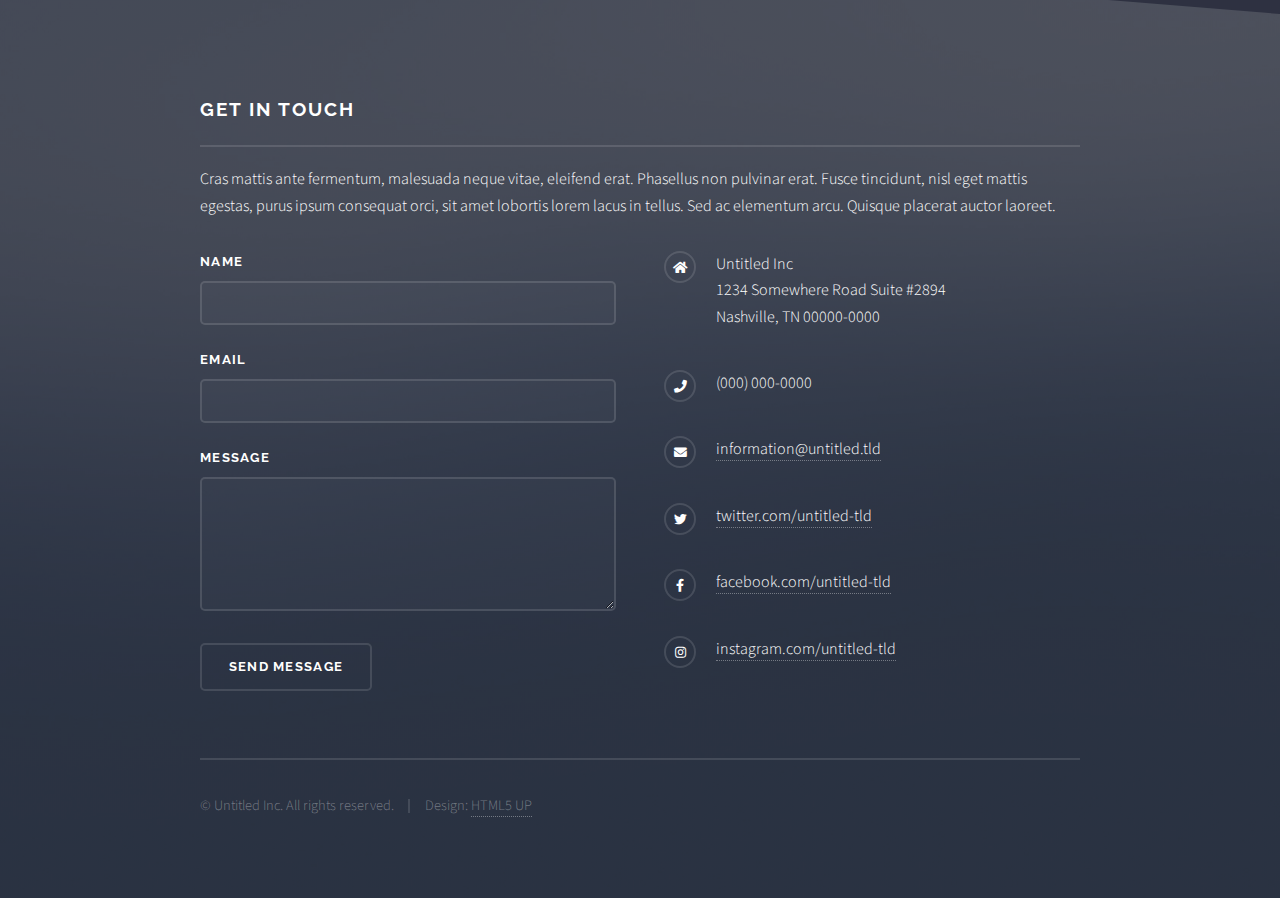
<file: generic.html>
<!DOCTYPE HTML>
<!--
	Solid State by HTML5 UP
	html5up.net | @ajlkn
	Free for personal and commercial use under the CCA 3.0 license (html5up.net/license)
-->
<html>
	<head>
		<title>Generic - Solid State by HTML5 UP</title>
		<meta charset="utf-8" />
		<meta name="viewport" content="width=device-width, initial-scale=1, user-scalable=no" />
		<link rel="stylesheet" href="assets/css/main.css" />
		<noscript><link rel="stylesheet" href="assets/css/noscript.css" /></noscript>
	</head>
	<body class="is-preload">

		<!-- Page Wrapper -->
			<div id="page-wrapper">

				<!-- Header -->
					<header id="header">
						<h1><a href="index.html">Solid State</a></h1>
						<nav>
							<a href="#menu">Menu</a>
						</nav>
					</header>

				<!-- Menu -->
					<nav id="menu">
						<div class="inner">
							<h2>Menu</h2>
							<ul class="links">
								<li><a href="index.html">Home</a></li>
								<li><a href="generic.html">Generic</a></li>
								<li><a href="elements.html">Elements</a></li>
								<li><a href="#">Log In</a></li>
								<li><a href="#">Sign Up</a></li>
							</ul>
							<a href="#" class="close">Close</a>
						</div>
					</nav>

				<!-- Wrapper -->
					<section id="wrapper">
						<header>
							<div class="inner">
								<h2>Generic</h2>
								<p>Phasellus non pulvinar erat. Fusce tincidunt nisl eget ipsum.</p>
							</div>
						</header>

						<!-- Content -->
							<div class="wrapper">
								<div class="inner">

									<h3 class="major">Lorem ipsum dolor</h3>
									<p>Morbi mattis mi consectetur tortor elementum, varius pellentesque velit convallis. Aenean tincidunt lectus auctor mauris maximus, ac scelerisque ipsum tempor. Duis vulputate ex et ex tincidunt, quis lacinia velit aliquet. Duis non efficitur nisi, id malesuada justo. Maecenas sagittis felis ac sagittis semper. Curabitur purus leo donec vel dolor at arcu tincidunt bibendum. Interdum et malesuada fames ac ante ipsum primis in faucibus. Fusce ut aliquet justo. Donec id neque ipsum. Integer eget ultricies odio. Nam vel ex a orci fringilla tincidunt. Aliquam eleifend ligula non velit accumsan cursus. Etiam ut gravida sapien.</p>

									<p>Vestibulum ultrices risus velit, sit amet blandit massa auctor sit amet. Sed eu lectus sem. Phasellus in odio at ipsum porttitor mollis id vel diam. Praesent sit amet posuere risus, eu faucibus lectus. Vivamus ex ligula, tempus pulvinar ipsum in, auctor porta quam. Proin nec commodo, vel scelerisque nisi scelerisque. Suspendisse id quam vel tortor tincidunt suscipit. Nullam auctor orci eu dolor consectetur, interdum ullamcorper ante tincidunt. Mauris felis nec felis elementum varius.</p>

									<h3 class="major">Vitae phasellus</h3>
									<p>Cras mattis ante fermentum, malesuada neque vitae, eleifend erat. Phasellus non pulvinar erat. Fusce tincidunt, nisl eget mattis egestas, purus ipsum consequat orci, sit amet lobortis lorem lacus in tellus. Sed ac elementum arcu. Quisque placerat auctor laoreet.</p>

									<section class="features">
										<article>
											<a href="#" class="image"><img src="images/pic04.jpg" alt="" /></a>
											<h3 class="major">Sed feugiat lorem</h3>
											<p>Lorem ipsum dolor sit amet, consectetur adipiscing vehicula id nulla dignissim dapibus ultrices.</p>
											<a href="#" class="special">Learn more</a>
										</article>
										<article>
											<a href="#" class="image"><img src="images/pic05.jpg" alt="" /></a>
											<h3 class="major">Nisl placerat</h3>
											<p>Lorem ipsum dolor sit amet, consectetur adipiscing vehicula id nulla dignissim dapibus ultrices.</p>
											<a href="#" class="special">Learn more</a>
										</article>
									</section>

								</div>
							</div>

					</section>

				<!-- Footer -->
					<section id="footer">
						<div class="inner">
							<h2 class="major">Get in touch</h2>
							<p>Cras mattis ante fermentum, malesuada neque vitae, eleifend erat. Phasellus non pulvinar erat. Fusce tincidunt, nisl eget mattis egestas, purus ipsum consequat orci, sit amet lobortis lorem lacus in tellus. Sed ac elementum arcu. Quisque placerat auctor laoreet.</p>
							<form method="post" action="#">
								<div class="fields">
									<div class="field">
										<label for="name">Name</label>
										<input type="text" name="name" id="name" />
									</div>
									<div class="field">
										<label for="email">Email</label>
										<input type="email" name="email" id="email" />
									</div>
									<div class="field">
										<label for="message">Message</label>
										<textarea name="message" id="message" rows="4"></textarea>
									</div>
								</div>
								<ul class="actions">
									<li><input type="submit" value="Send Message" /></li>
								</ul>
							</form>
							<ul class="contact">
								<li class="icon solid fa-home">
									Untitled Inc<br />
									1234 Somewhere Road Suite #2894<br />
									Nashville, TN 00000-0000
								</li>
								<li class="icon solid fa-phone">(000) 000-0000</li>
								<li class="icon solid fa-envelope"><a href="#">information@untitled.tld</a></li>
								<li class="icon brands fa-twitter"><a href="#">twitter.com/untitled-tld</a></li>
								<li class="icon brands fa-facebook-f"><a href="#">facebook.com/untitled-tld</a></li>
								<li class="icon brands fa-instagram"><a href="#">instagram.com/untitled-tld</a></li>
							</ul>
							<ul class="copyright">
								<li>&copy; Untitled Inc. All rights reserved.</li><li>Design: <a href="http://html5up.net">HTML5 UP</a></li>
							</ul>
						</div>
					</section>

			</div>

		<!-- Scripts -->
			<script src="assets/js/jquery.min.js"></script>
			<script src="assets/js/jquery.scrollex.min.js"></script>
			<script src="assets/js/browser.min.js"></script>
			<script src="assets/js/breakpoints.min.js"></script>
			<script src="assets/js/util.js"></script>
			<script src="assets/js/main.js"></script>

	</body>
</html>
</file>
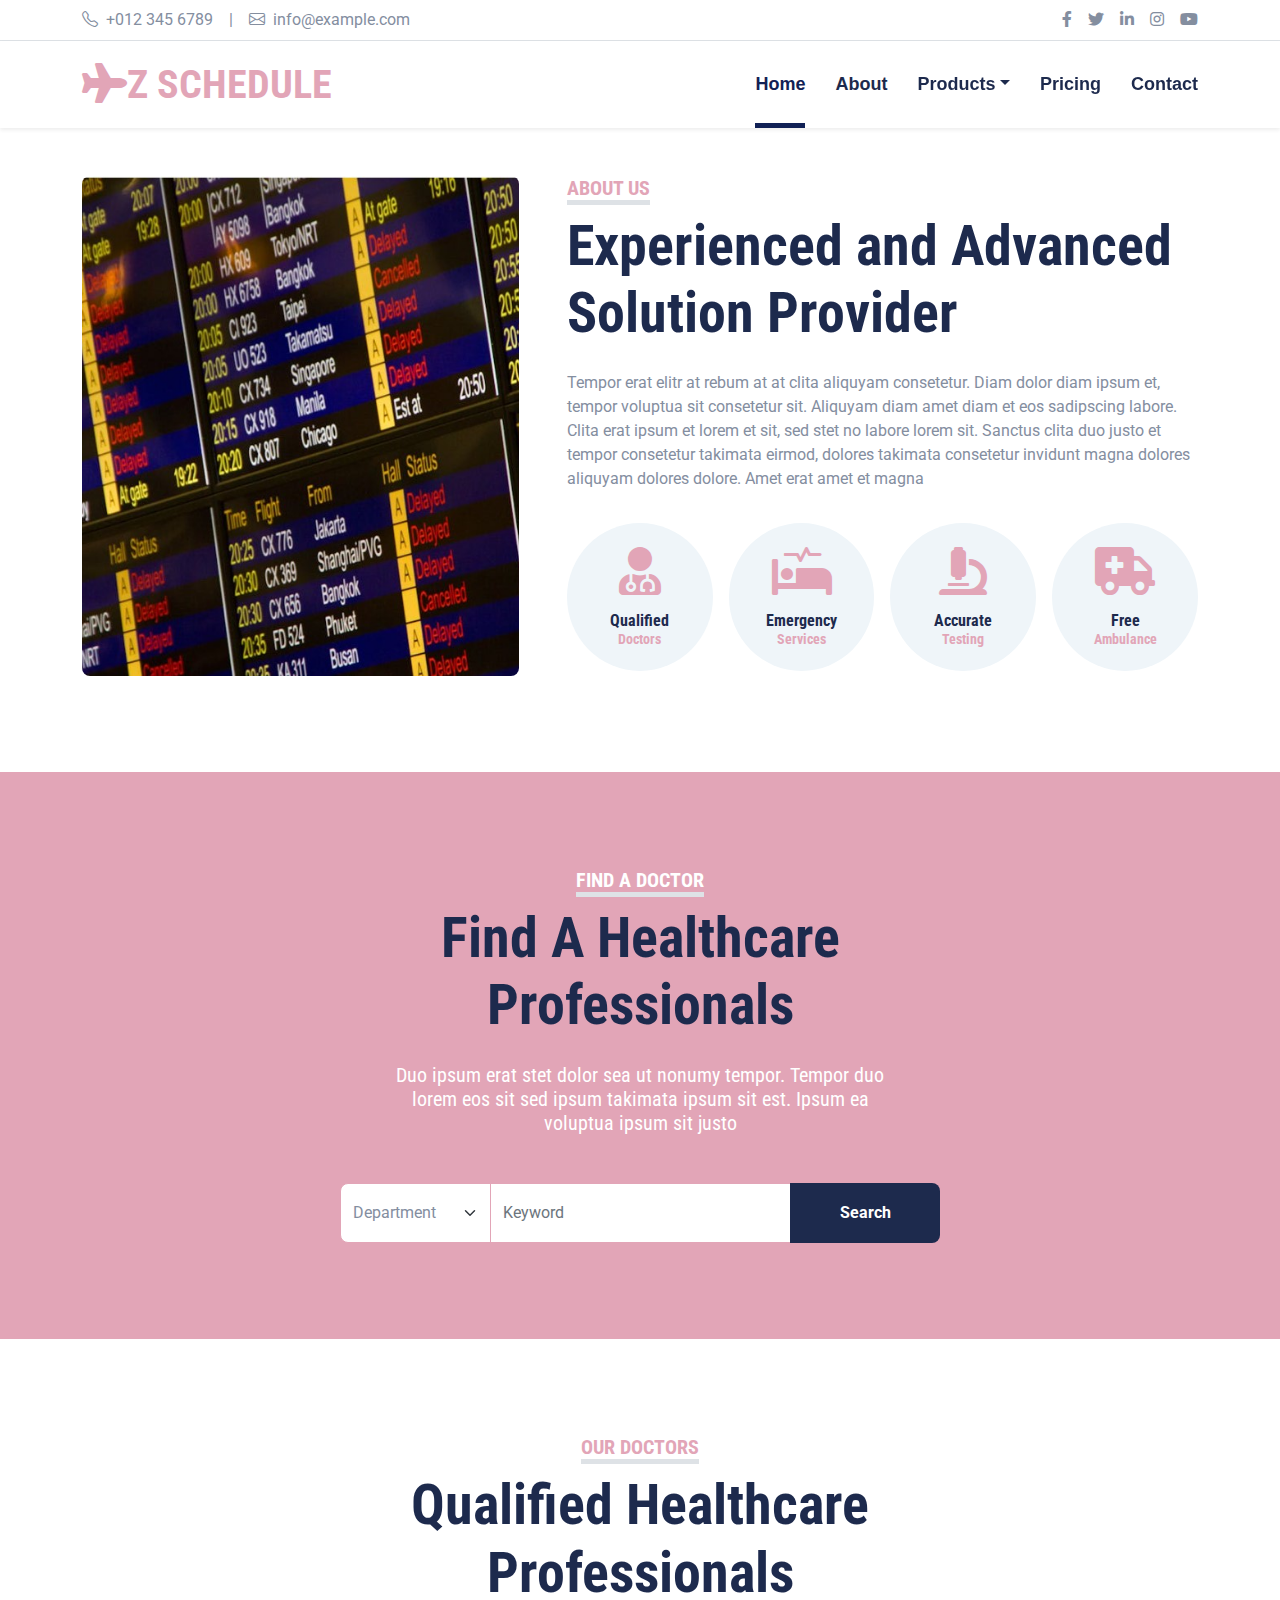
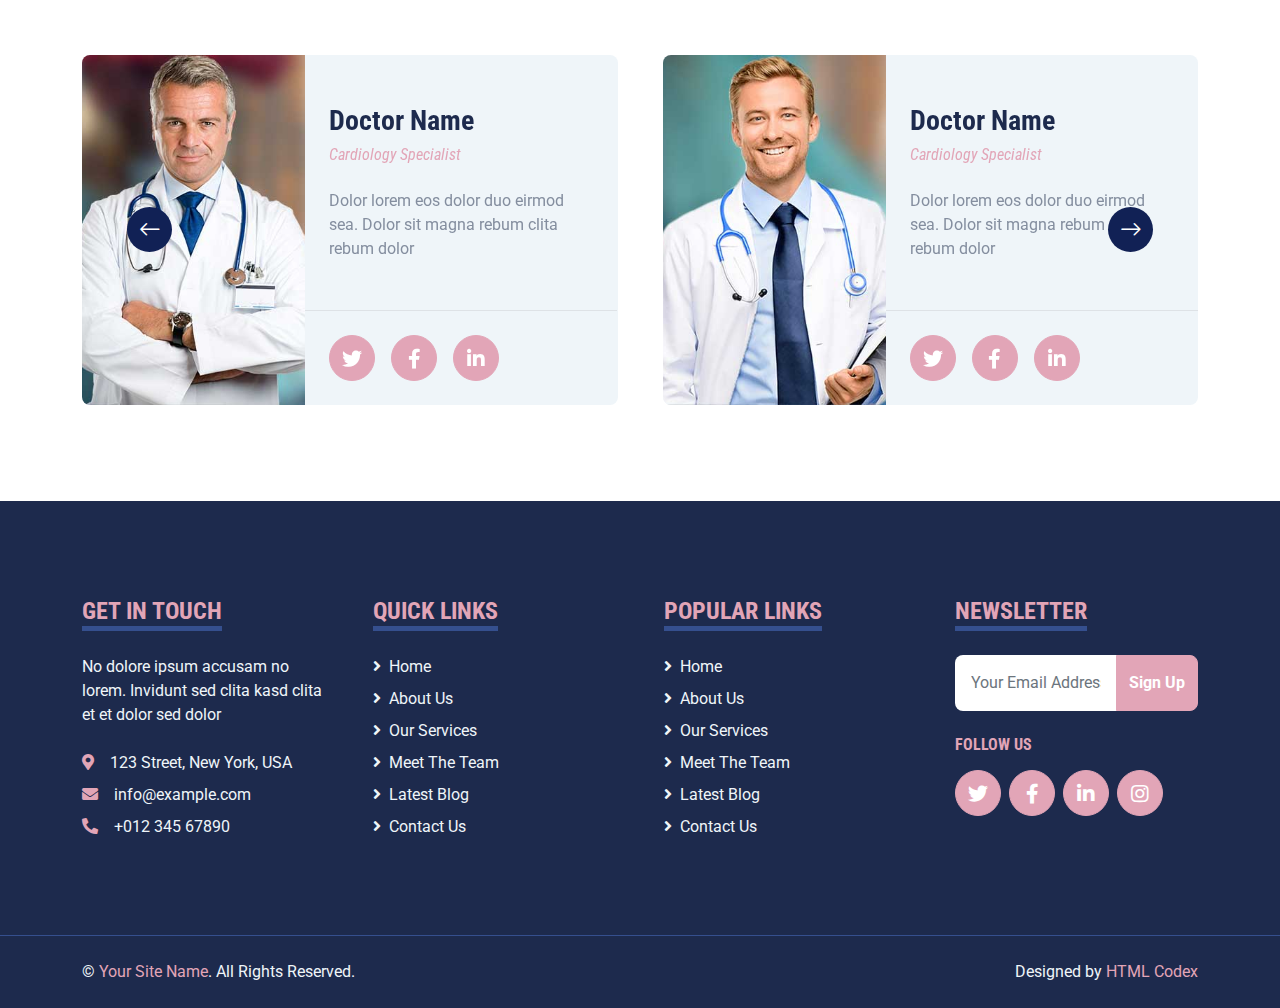
<file: web2/about.html>
<!DOCTYPE html>
<html lang="en">

<head>
    <meta charset="utf-8">
    <title>Z Schedule - The best scheduling solution</title>
    <meta content="width=device-width, initial-scale=1.0" name="viewport">
    <meta content="Free HTML Templates" name="keywords">
    <meta content="Free HTML Templates" name="description">

    <!-- Favicon -->
    <link href="img/favicon.ico" rel="icon">

    <!-- Google Web Fonts -->
    <link rel="preconnect" href="https://fonts.gstatic.com">
    <link href="https://fonts.googleapis.com/css2?family=Roboto+Condensed:wght@400;700&family=Roboto:wght@400;700&display=swap" rel="stylesheet">  

    <!-- Icon Font Stylesheet -->
    <link href="https://cdnjs.cloudflare.com/ajax/libs/font-awesome/5.15.0/css/all.min.css" rel="stylesheet">
    <link href="https://cdn.jsdelivr.net/npm/bootstrap-icons@1.4.1/font/bootstrap-icons.css" rel="stylesheet">

    <!-- Libraries Stylesheet -->
    <link href="lib/owlcarousel/assets/owl.carousel.min.css" rel="stylesheet">
    <link href="lib/tempusdominus/css/tempusdominus-bootstrap-4.min.css" rel="stylesheet" />

    <!-- Customized Bootstrap Stylesheet -->
    <link href="css/bootstrap.min.css" rel="stylesheet">

    <!-- Template Stylesheet -->
    <link href="css/style.css" rel="stylesheet">
</head>

<body>
    <!-- Topbar Start -->
    <div class="container-fluid py-2 border-bottom d-none d-lg-block">
        <div class="container">
            <div class="row">
                <div class="col-md-6 text-center text-lg-start mb-2 mb-lg-0">
                    <div class="d-inline-flex align-items-center">
                        <a class="text-decoration-none text-body pe-3" href=""><i class="bi bi-telephone me-2"></i>+012 345 6789</a>
                        <span class="text-body">|</span>
                        <a class="text-decoration-none text-body px-3" href=""><i class="bi bi-envelope me-2"></i>info@example.com</a>
                    </div>
                </div>
                <div class="col-md-6 text-center text-lg-end">
                    <div class="d-inline-flex align-items-center">
                        <a class="text-body px-2" href="">
                            <i class="fab fa-facebook-f"></i>
                        </a>
                        <a class="text-body px-2" href="">
                            <i class="fab fa-twitter"></i>
                        </a>
                        <a class="text-body px-2" href="">
                            <i class="fab fa-linkedin-in"></i>
                        </a>
                        <a class="text-body px-2" href="">
                            <i class="fab fa-instagram"></i>
                        </a>
                        <a class="text-body ps-2" href="">
                            <i class="fab fa-youtube"></i>
                        </a>
                    </div>
                </div>
            </div>
        </div>
    </div>
    <!-- Topbar End -->


    <!-- Navbar Start -->
    <div class="container-fluid sticky-top bg-white shadow-sm">
        <div class="container">
            <nav class="navbar navbar-expand-lg bg-white navbar-light py-3 py-lg-0">
                <a href="index.html" class="navbar-brand">
                    <h1 class="m-0 text-uppercase text-primary"><i class="fa fa-plane"></i>Z SCHEDULE</h1>
                </a>
                <button class="navbar-toggler" type="button" data-bs-toggle="collapse" data-bs-target="#navbarCollapse">
                    <span class="navbar-toggler-icon"></span>
                </button>
                <div class="collapse navbar-collapse" id="navbarCollapse">
                    <div class="navbar-nav ms-auto py-0">
                        <a href="index.html" class="nav-item nav-link active">Home</a>
                        <a href="about.html" class="nav-item nav-link">About</a>
                        <div class="nav-item dropdown">
                            <a href="#" class="nav-link dropdown-toggle" data-bs-toggle="dropdown">Products</a>
                            <div class="dropdown-menu m-0">
                                <a href="blog.html" class="dropdown-item">Life Balance Doctor</a>
                                <a href="detail.html" class="dropdown-item">Life Balance Nurse</a>
                                <a href="team.html" class="dropdown-item">Medical Optimizing</a>
                                <a href="testimonial.html" class="dropdown-item">Warehoese Management</a>
                            </div>
                        </div>
                        <a href="Price.html" class="nav-item nav-link">Pricing</a>
                        <a href="contact.html" class="nav-item nav-link">Contact</a>
                    </div>
                </div>
            </nav>
        </div>
    </div>
    <!-- Navbar End -->


    <!-- About Start -->
    <div class="container-fluid py-5">
        <div class="container">
            <div class="row gx-5">
                <div class="col-lg-5 mb-5 mb-lg-0" style="min-height: 500px;">
                    <div class="position-relative h-100">
                        <img class="position-absolute w-100 h-100 rounded" src="img/shedule1.jpg" style="object-fit: cover;">
                    </div>
                </div>
                <div class="col-lg-7">
                    <div class="mb-4">
                        <h5 class="d-inline-block text-primary text-uppercase border-bottom border-5">About Us</h5>
                        <h1 class="display-4">Experienced and Advanced Solution Provider</h1>
                    </div>
                    <p>Tempor erat elitr at rebum at at clita aliquyam consetetur. Diam dolor diam ipsum et, tempor voluptua sit consetetur sit. Aliquyam diam amet diam et eos sadipscing labore. Clita erat ipsum et lorem et sit, sed stet no labore lorem sit. Sanctus clita duo justo et tempor consetetur takimata eirmod, dolores takimata consetetur invidunt magna dolores aliquyam dolores dolore. Amet erat amet et magna</p>
                    <div class="row g-3 pt-3">
                        <div class="col-sm-3 col-6">
                            <div class="bg-light text-center rounded-circle py-4">
                                <i class="fa fa-3x fa-user-md text-primary mb-3"></i>
                                <h6 class="mb-0">Qualified<small class="d-block text-primary">Doctors</small></h6>
                            </div>
                        </div>
                        <div class="col-sm-3 col-6">
                            <div class="bg-light text-center rounded-circle py-4">
                                <i class="fa fa-3x fa-procedures text-primary mb-3"></i>
                                <h6 class="mb-0">Emergency<small class="d-block text-primary">Services</small></h6>
                            </div>
                        </div>
                        <div class="col-sm-3 col-6">
                            <div class="bg-light text-center rounded-circle py-4">
                                <i class="fa fa-3x fa-microscope text-primary mb-3"></i>
                                <h6 class="mb-0">Accurate<small class="d-block text-primary">Testing</small></h6>
                            </div>
                        </div>
                        <div class="col-sm-3 col-6">
                            <div class="bg-light text-center rounded-circle py-4">
                                <i class="fa fa-3x fa-ambulance text-primary mb-3"></i>
                                <h6 class="mb-0">Free<small class="d-block text-primary">Ambulance</small></h6>
                            </div>
                        </div>
                    </div>
                </div>
            </div>
        </div>
    </div>
    <!-- About End -->


    <!-- Search Start -->
    <div class="container-fluid bg-primary my-5 py-5">
        <div class="container py-5">
            <div class="text-center mx-auto mb-5" style="max-width: 500px;">
                <h5 class="d-inline-block text-white text-uppercase border-bottom border-5">Find A Doctor</h5>
                <h1 class="display-4 mb-4">Find A Healthcare Professionals</h1>
                <h5 class="text-white fw-normal">Duo ipsum erat stet dolor sea ut nonumy tempor. Tempor duo lorem eos sit sed ipsum takimata ipsum sit est. Ipsum ea voluptua ipsum sit justo</h5>
            </div>
            <div class="mx-auto" style="width: 100%; max-width: 600px;">
                <div class="input-group">
                    <select class="form-select border-primary w-25" style="height: 60px;">
                        <option selected>Department</option>
                        <option value="1">Department 1</option>
                        <option value="2">Department 2</option>
                        <option value="3">Department 3</option>
                    </select>
                    <input type="text" class="form-control border-primary w-50" placeholder="Keyword">
                    <button class="btn btn-dark border-0 w-25">Search</button>
                </div>
            </div>
        </div>
    </div>
    <!-- Search End -->


    <!-- Team Start -->
    <div class="container-fluid py-5">
        <div class="container">
            <div class="text-center mx-auto mb-5" style="max-width: 500px;">
                <h5 class="d-inline-block text-primary text-uppercase border-bottom border-5">Our Doctors</h5>
                <h1 class="display-4">Qualified Healthcare Professionals</h1>
            </div>
            <div class="owl-carousel team-carousel position-relative">
                <div class="team-item">
                    <div class="row g-0 bg-light rounded overflow-hidden">
                        <div class="col-12 col-sm-5 h-100">
                            <img class="img-fluid h-100" src="img/team-1.jpg" style="object-fit: cover;">
                        </div>
                        <div class="col-12 col-sm-7 h-100 d-flex flex-column">
                            <div class="mt-auto p-4">
                                <h3>Doctor Name</h3>
                                <h6 class="fw-normal fst-italic text-primary mb-4">Cardiology Specialist</h6>
                                <p class="m-0">Dolor lorem eos dolor duo eirmod sea. Dolor sit magna rebum clita rebum dolor</p>
                            </div>
                            <div class="d-flex mt-auto border-top p-4">
                                <a class="btn btn-lg btn-primary btn-lg-square rounded-circle me-3" href="#"><i class="fab fa-twitter"></i></a>
                                <a class="btn btn-lg btn-primary btn-lg-square rounded-circle me-3" href="#"><i class="fab fa-facebook-f"></i></a>
                                <a class="btn btn-lg btn-primary btn-lg-square rounded-circle" href="#"><i class="fab fa-linkedin-in"></i></a>
                            </div>
                        </div>
                    </div>
                </div>
                <div class="team-item">
                    <div class="row g-0 bg-light rounded overflow-hidden">
                        <div class="col-12 col-sm-5 h-100">
                            <img class="img-fluid h-100" src="img/team-2.jpg" style="object-fit: cover;">
                        </div>
                        <div class="col-12 col-sm-7 h-100 d-flex flex-column">
                            <div class="mt-auto p-4">
                                <h3>Doctor Name</h3>
                                <h6 class="fw-normal fst-italic text-primary mb-4">Cardiology Specialist</h6>
                                <p class="m-0">Dolor lorem eos dolor duo eirmod sea. Dolor sit magna rebum clita rebum dolor</p>
                            </div>
                            <div class="d-flex mt-auto border-top p-4">
                                <a class="btn btn-lg btn-primary btn-lg-square rounded-circle me-3" href="#"><i class="fab fa-twitter"></i></a>
                                <a class="btn btn-lg btn-primary btn-lg-square rounded-circle me-3" href="#"><i class="fab fa-facebook-f"></i></a>
                                <a class="btn btn-lg btn-primary btn-lg-square rounded-circle" href="#"><i class="fab fa-linkedin-in"></i></a>
                            </div>
                        </div>
                    </div>
                </div>
                <div class="team-item">
                    <div class="row g-0 bg-light rounded overflow-hidden">
                        <div class="col-12 col-sm-5 h-100">
                            <img class="img-fluid h-100" src="img/team-3.jpg" style="object-fit: cover;">
                        </div>
                        <div class="col-12 col-sm-7 h-100 d-flex flex-column">
                            <div class="mt-auto p-4">
                                <h3>Doctor Name</h3>
                                <h6 class="fw-normal fst-italic text-primary mb-4">Cardiology Specialist</h6>
                                <p class="m-0">Dolor lorem eos dolor duo eirmod sea. Dolor sit magna rebum clita rebum dolor</p>
                            </div>
                            <div class="d-flex mt-auto border-top p-4">
                                <a class="btn btn-lg btn-primary btn-lg-square rounded-circle me-3" href="#"><i class="fab fa-twitter"></i></a>
                                <a class="btn btn-lg btn-primary btn-lg-square rounded-circle me-3" href="#"><i class="fab fa-facebook-f"></i></a>
                                <a class="btn btn-lg btn-primary btn-lg-square rounded-circle" href="#"><i class="fab fa-linkedin-in"></i></a>
                            </div>
                        </div>
                    </div>
                </div>
            </div>
        </div>
    </div>
    <!-- Team End -->


    <!-- Footer Start -->
    <div class="container-fluid bg-dark text-light mt-5 py-5">
        <div class="container py-5">
            <div class="row g-5">
                <div class="col-lg-3 col-md-6">
                    <h4 class="d-inline-block text-primary text-uppercase border-bottom border-5 border-secondary mb-4">Get In Touch</h4>
                    <p class="mb-4">No dolore ipsum accusam no lorem. Invidunt sed clita kasd clita et et dolor sed dolor</p>
                    <p class="mb-2"><i class="fa fa-map-marker-alt text-primary me-3"></i>123 Street, New York, USA</p>
                    <p class="mb-2"><i class="fa fa-envelope text-primary me-3"></i>info@example.com</p>
                    <p class="mb-0"><i class="fa fa-phone-alt text-primary me-3"></i>+012 345 67890</p>
                </div>
                <div class="col-lg-3 col-md-6">
                    <h4 class="d-inline-block text-primary text-uppercase border-bottom border-5 border-secondary mb-4">Quick Links</h4>
                    <div class="d-flex flex-column justify-content-start">
                        <a class="text-light mb-2" href="#"><i class="fa fa-angle-right me-2"></i>Home</a>
                        <a class="text-light mb-2" href="#"><i class="fa fa-angle-right me-2"></i>About Us</a>
                        <a class="text-light mb-2" href="#"><i class="fa fa-angle-right me-2"></i>Our Services</a>
                        <a class="text-light mb-2" href="#"><i class="fa fa-angle-right me-2"></i>Meet The Team</a>
                        <a class="text-light mb-2" href="#"><i class="fa fa-angle-right me-2"></i>Latest Blog</a>
                        <a class="text-light" href="#"><i class="fa fa-angle-right me-2"></i>Contact Us</a>
                    </div>
                </div>
                <div class="col-lg-3 col-md-6">
                    <h4 class="d-inline-block text-primary text-uppercase border-bottom border-5 border-secondary mb-4">Popular Links</h4>
                    <div class="d-flex flex-column justify-content-start">
                        <a class="text-light mb-2" href="#"><i class="fa fa-angle-right me-2"></i>Home</a>
                        <a class="text-light mb-2" href="#"><i class="fa fa-angle-right me-2"></i>About Us</a>
                        <a class="text-light mb-2" href="#"><i class="fa fa-angle-right me-2"></i>Our Services</a>
                        <a class="text-light mb-2" href="#"><i class="fa fa-angle-right me-2"></i>Meet The Team</a>
                        <a class="text-light mb-2" href="#"><i class="fa fa-angle-right me-2"></i>Latest Blog</a>
                        <a class="text-light" href="#"><i class="fa fa-angle-right me-2"></i>Contact Us</a>
                    </div>
                </div>
                <div class="col-lg-3 col-md-6">
                    <h4 class="d-inline-block text-primary text-uppercase border-bottom border-5 border-secondary mb-4">Newsletter</h4>
                    <form action="">
                        <div class="input-group">
                            <input type="text" class="form-control p-3 border-0" placeholder="Your Email Address">
                            <button class="btn btn-primary">Sign Up</button>
                        </div>
                    </form>
                    <h6 class="text-primary text-uppercase mt-4 mb-3">Follow Us</h6>
                    <div class="d-flex">
                        <a class="btn btn-lg btn-primary btn-lg-square rounded-circle me-2" href="#"><i class="fab fa-twitter"></i></a>
                        <a class="btn btn-lg btn-primary btn-lg-square rounded-circle me-2" href="#"><i class="fab fa-facebook-f"></i></a>
                        <a class="btn btn-lg btn-primary btn-lg-square rounded-circle me-2" href="#"><i class="fab fa-linkedin-in"></i></a>
                        <a class="btn btn-lg btn-primary btn-lg-square rounded-circle" href="#"><i class="fab fa-instagram"></i></a>
                    </div>
                </div>
            </div>
        </div>
    </div>
    <div class="container-fluid bg-dark text-light border-top border-secondary py-4">
        <div class="container">
            <div class="row g-5">
                <div class="col-md-6 text-center text-md-start">
                    <p class="mb-md-0">&copy; <a class="text-primary" href="#">Your Site Name</a>. All Rights Reserved.</p>
                </div>
                <div class="col-md-6 text-center text-md-end">
                    <p class="mb-0">Designed by <a class="text-primary" href="https://htmlcodex.com">HTML Codex</a></p>
                </div>
            </div>
        </div>
    </div>
    <!-- Footer End -->


    <!-- Back to Top -->
    <a href="#" class="btn btn-lg btn-primary btn-lg-square back-to-top"><i class="bi bi-arrow-up"></i></a>


    <!-- JavaScript Libraries -->
    <script src="https://code.jquery.com/jquery-3.4.1.min.js"></script>
    <script src="https://cdn.jsdelivr.net/npm/bootstrap@5.0.0/dist/js/bootstrap.bundle.min.js"></script>
    <script src="lib/easing/easing.min.js"></script>
    <script src="lib/waypoints/waypoints.min.js"></script>
    <script src="lib/owlcarousel/owl.carousel.min.js"></script>
    <script src="lib/tempusdominus/js/moment.min.js"></script>
    <script src="lib/tempusdominus/js/moment-timezone.min.js"></script>
    <script src="lib/tempusdominus/js/tempusdominus-bootstrap-4.min.js"></script>

    <!-- Template Javascript -->
    <script src="js/main.js"></script>
</body>

</html>
</file>
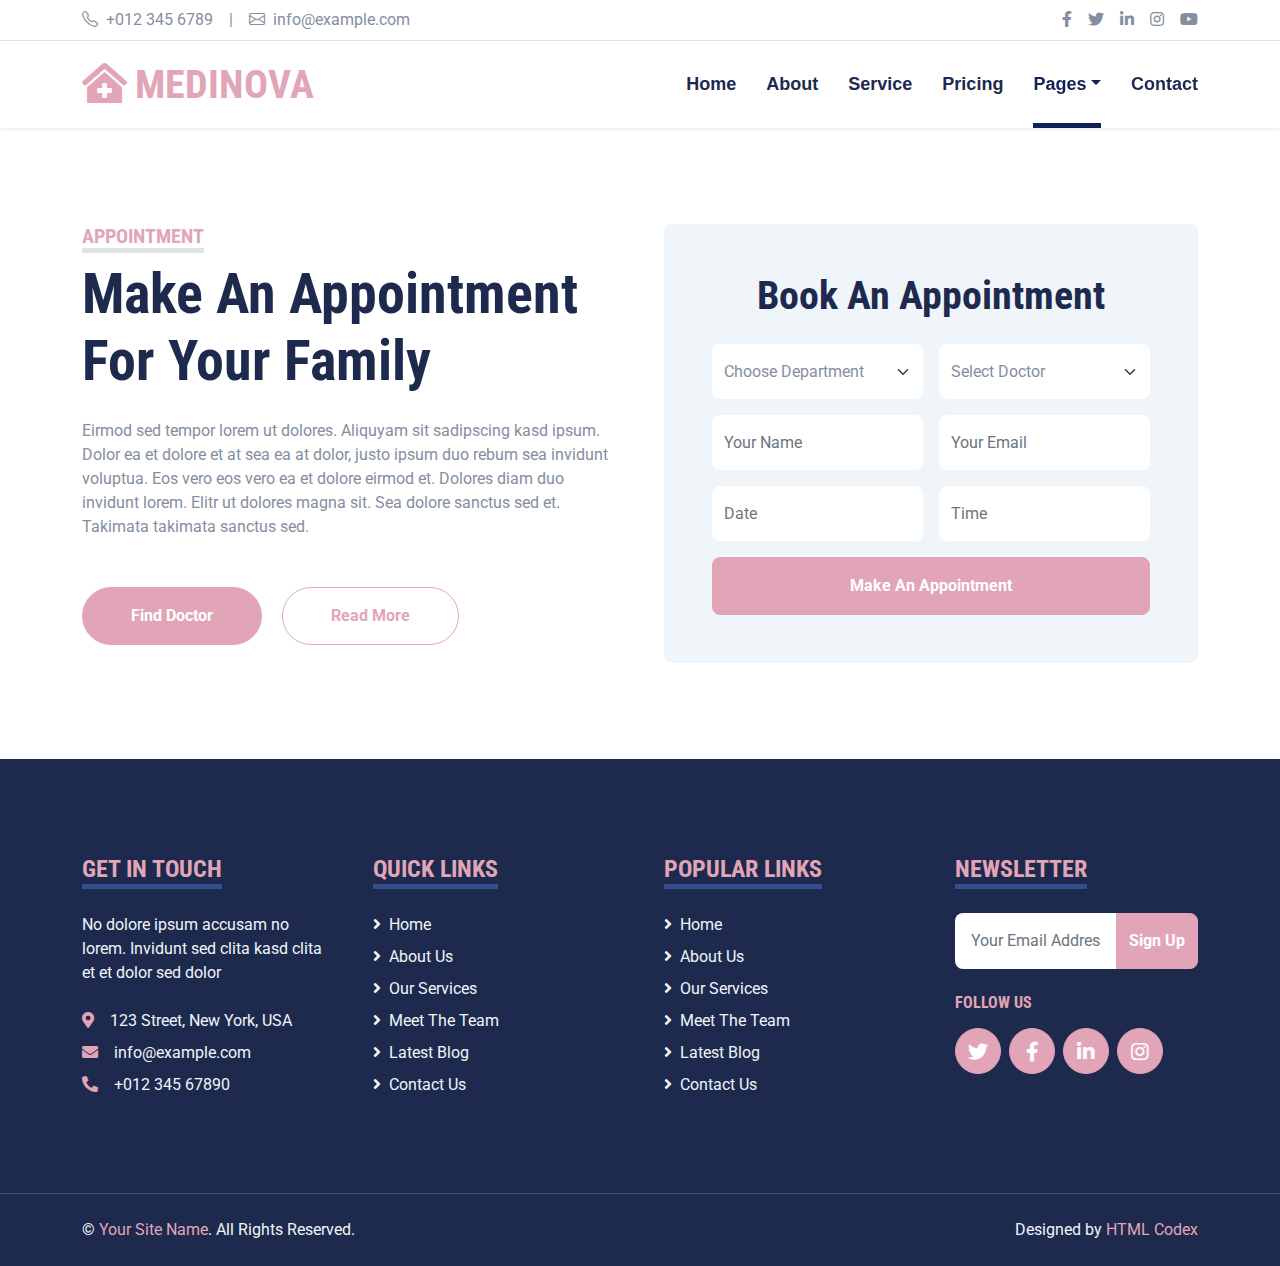
<file: web2/appointment.html>
<!DOCTYPE html>
<html lang="en">

<head>
    <meta charset="utf-8">
    <title>MEDINOVA - Hospital Website Template</title>
    <meta content="width=device-width, initial-scale=1.0" name="viewport">
    <meta content="Free HTML Templates" name="keywords">
    <meta content="Free HTML Templates" name="description">

    <!-- Favicon -->
    <link href="img/favicon.ico" rel="icon">

    <!-- Google Web Fonts -->
    <link rel="preconnect" href="https://fonts.gstatic.com">
    <link href="https://fonts.googleapis.com/css2?family=Roboto+Condensed:wght@400;700&family=Roboto:wght@400;700&display=swap" rel="stylesheet">  

    <!-- Icon Font Stylesheet -->
    <link href="https://cdnjs.cloudflare.com/ajax/libs/font-awesome/5.15.0/css/all.min.css" rel="stylesheet">
    <link href="https://cdn.jsdelivr.net/npm/bootstrap-icons@1.4.1/font/bootstrap-icons.css" rel="stylesheet">

    <!-- Libraries Stylesheet -->
    <link href="lib/owlcarousel/assets/owl.carousel.min.css" rel="stylesheet">
    <link href="lib/tempusdominus/css/tempusdominus-bootstrap-4.min.css" rel="stylesheet" />

    <!-- Customized Bootstrap Stylesheet -->
    <link href="css/bootstrap.min.css" rel="stylesheet">

    <!-- Template Stylesheet -->
    <link href="css/style.css" rel="stylesheet">
</head>

<body>
    <!-- Topbar Start -->
    <div class="container-fluid py-2 border-bottom d-none d-lg-block">
        <div class="container">
            <div class="row">
                <div class="col-md-6 text-center text-lg-start mb-2 mb-lg-0">
                    <div class="d-inline-flex align-items-center">
                        <a class="text-decoration-none text-body pe-3" href=""><i class="bi bi-telephone me-2"></i>+012 345 6789</a>
                        <span class="text-body">|</span>
                        <a class="text-decoration-none text-body px-3" href=""><i class="bi bi-envelope me-2"></i>info@example.com</a>
                    </div>
                </div>
                <div class="col-md-6 text-center text-lg-end">
                    <div class="d-inline-flex align-items-center">
                        <a class="text-body px-2" href="">
                            <i class="fab fa-facebook-f"></i>
                        </a>
                        <a class="text-body px-2" href="">
                            <i class="fab fa-twitter"></i>
                        </a>
                        <a class="text-body px-2" href="">
                            <i class="fab fa-linkedin-in"></i>
                        </a>
                        <a class="text-body px-2" href="">
                            <i class="fab fa-instagram"></i>
                        </a>
                        <a class="text-body ps-2" href="">
                            <i class="fab fa-youtube"></i>
                        </a>
                    </div>
                </div>
            </div>
        </div>
    </div>
    <!-- Topbar End -->


    <!-- Navbar Start -->
    <div class="container-fluid sticky-top bg-white shadow-sm mb-5">
        <div class="container">
            <nav class="navbar navbar-expand-lg bg-white navbar-light py-3 py-lg-0">
                <a href="index.html" class="navbar-brand">
                    <h1 class="m-0 text-uppercase text-primary"><i class="fa fa-clinic-medical me-2"></i>Medinova</h1>
                </a>
                <button class="navbar-toggler" type="button" data-bs-toggle="collapse" data-bs-target="#navbarCollapse">
                    <span class="navbar-toggler-icon"></span>
                </button>
                <div class="collapse navbar-collapse" id="navbarCollapse">
                    <div class="navbar-nav ms-auto py-0">
                        <a href="index.html" class="nav-item nav-link">Home</a>
                        <a href="about.html" class="nav-item nav-link">About</a>
                        <a href="service.html" class="nav-item nav-link">Service</a>
                        <a href="price.html" class="nav-item nav-link">Pricing</a>
                        <div class="nav-item dropdown">
                            <a href="#" class="nav-link dropdown-toggle active" data-bs-toggle="dropdown">Pages</a>
                            <div class="dropdown-menu m-0">
                                <a href="blog.html" class="dropdown-item">Blog Grid</a>
                                <a href="detail.html" class="dropdown-item">Blog Detail</a>
                                <a href="team.html" class="dropdown-item">The Team</a>
                                <a href="testimonial.html" class="dropdown-item">Testimonial</a>
                                <a href="appointment.html" class="dropdown-item active">Appointment</a>
                                <a href="search.html" class="dropdown-item">Search</a>
                            </div>
                        </div>
                        <a href="contact.html" class="nav-item nav-link">Contact</a>
                    </div>
                </div>
            </nav>
        </div>
    </div>
    <!-- Navbar End -->


    <!-- Appointment Start -->
    <div class="container-fluid py-5">
        <div class="container">
            <div class="row gx-5">
                <div class="col-lg-6 mb-5 mb-lg-0">
                    <div class="mb-4">
                        <h5 class="d-inline-block text-primary text-uppercase border-bottom border-5">Appointment</h5>
                        <h1 class="display-4">Make An Appointment For Your Family</h1>
                    </div>
                    <p class="mb-5">Eirmod sed tempor lorem ut dolores. Aliquyam sit sadipscing kasd ipsum. Dolor ea et dolore et at sea ea at dolor, justo ipsum duo rebum sea invidunt voluptua. Eos vero eos vero ea et dolore eirmod et. Dolores diam duo invidunt lorem. Elitr ut dolores magna sit. Sea dolore sanctus sed et. Takimata takimata sanctus sed.</p>
                    <a class="btn btn-primary rounded-pill py-3 px-5 me-3" href="">Find Doctor</a>
                    <a class="btn btn-outline-primary rounded-pill py-3 px-5" href="">Read More</a>
                </div>
                <div class="col-lg-6">
                    <div class="bg-light text-center rounded p-5">
                        <h1 class="mb-4">Book An Appointment</h1>
                        <form>
                            <div class="row g-3">
                                <div class="col-12 col-sm-6">
                                    <select class="form-select bg-white border-0" style="height: 55px;">
                                        <option selected>Choose Department</option>
                                        <option value="1">Department 1</option>
                                        <option value="2">Department 2</option>
                                        <option value="3">Department 3</option>
                                    </select>
                                </div>
                                <div class="col-12 col-sm-6">
                                    <select class="form-select bg-white border-0" style="height: 55px;">
                                        <option selected>Select Doctor</option>
                                        <option value="1">Doctor 1</option>
                                        <option value="2">Doctor 2</option>
                                        <option value="3">Doctor 3</option>
                                    </select>
                                </div>
                                <div class="col-12 col-sm-6">
                                    <input type="text" class="form-control bg-white border-0" placeholder="Your Name" style="height: 55px;">
                                </div>
                                <div class="col-12 col-sm-6">
                                    <input type="email" class="form-control bg-white border-0" placeholder="Your Email" style="height: 55px;">
                                </div>
                                <div class="col-12 col-sm-6">
                                    <div class="date" id="date" data-target-input="nearest">
                                        <input type="text"
                                            class="form-control bg-white border-0 datetimepicker-input"
                                            placeholder="Date" data-target="#date" data-toggle="datetimepicker" style="height: 55px;">
                                    </div>
                                </div>
                                <div class="col-12 col-sm-6">
                                    <div class="time" id="time" data-target-input="nearest">
                                        <input type="text"
                                            class="form-control bg-white border-0 datetimepicker-input"
                                            placeholder="Time" data-target="#time" data-toggle="datetimepicker" style="height: 55px;">
                                    </div>
                                </div>
                                <div class="col-12">
                                    <button class="btn btn-primary w-100 py-3" type="submit">Make An Appointment</button>
                                </div>
                            </div>
                        </form>
                    </div>
                </div>
            </div>
        </div>
    </div>
    <!-- Appointment End -->


    <!-- Footer Start -->
    <div class="container-fluid bg-dark text-light mt-5 py-5">
        <div class="container py-5">
            <div class="row g-5">
                <div class="col-lg-3 col-md-6">
                    <h4 class="d-inline-block text-primary text-uppercase border-bottom border-5 border-secondary mb-4">Get In Touch</h4>
                    <p class="mb-4">No dolore ipsum accusam no lorem. Invidunt sed clita kasd clita et et dolor sed dolor</p>
                    <p class="mb-2"><i class="fa fa-map-marker-alt text-primary me-3"></i>123 Street, New York, USA</p>
                    <p class="mb-2"><i class="fa fa-envelope text-primary me-3"></i>info@example.com</p>
                    <p class="mb-0"><i class="fa fa-phone-alt text-primary me-3"></i>+012 345 67890</p>
                </div>
                <div class="col-lg-3 col-md-6">
                    <h4 class="d-inline-block text-primary text-uppercase border-bottom border-5 border-secondary mb-4">Quick Links</h4>
                    <div class="d-flex flex-column justify-content-start">
                        <a class="text-light mb-2" href="#"><i class="fa fa-angle-right me-2"></i>Home</a>
                        <a class="text-light mb-2" href="#"><i class="fa fa-angle-right me-2"></i>About Us</a>
                        <a class="text-light mb-2" href="#"><i class="fa fa-angle-right me-2"></i>Our Services</a>
                        <a class="text-light mb-2" href="#"><i class="fa fa-angle-right me-2"></i>Meet The Team</a>
                        <a class="text-light mb-2" href="#"><i class="fa fa-angle-right me-2"></i>Latest Blog</a>
                        <a class="text-light" href="#"><i class="fa fa-angle-right me-2"></i>Contact Us</a>
                    </div>
                </div>
                <div class="col-lg-3 col-md-6">
                    <h4 class="d-inline-block text-primary text-uppercase border-bottom border-5 border-secondary mb-4">Popular Links</h4>
                    <div class="d-flex flex-column justify-content-start">
                        <a class="text-light mb-2" href="#"><i class="fa fa-angle-right me-2"></i>Home</a>
                        <a class="text-light mb-2" href="#"><i class="fa fa-angle-right me-2"></i>About Us</a>
                        <a class="text-light mb-2" href="#"><i class="fa fa-angle-right me-2"></i>Our Services</a>
                        <a class="text-light mb-2" href="#"><i class="fa fa-angle-right me-2"></i>Meet The Team</a>
                        <a class="text-light mb-2" href="#"><i class="fa fa-angle-right me-2"></i>Latest Blog</a>
                        <a class="text-light" href="#"><i class="fa fa-angle-right me-2"></i>Contact Us</a>
                    </div>
                </div>
                <div class="col-lg-3 col-md-6">
                    <h4 class="d-inline-block text-primary text-uppercase border-bottom border-5 border-secondary mb-4">Newsletter</h4>
                    <form action="">
                        <div class="input-group">
                            <input type="text" class="form-control p-3 border-0" placeholder="Your Email Address">
                            <button class="btn btn-primary">Sign Up</button>
                        </div>
                    </form>
                    <h6 class="text-primary text-uppercase mt-4 mb-3">Follow Us</h6>
                    <div class="d-flex">
                        <a class="btn btn-lg btn-primary btn-lg-square rounded-circle me-2" href="#"><i class="fab fa-twitter"></i></a>
                        <a class="btn btn-lg btn-primary btn-lg-square rounded-circle me-2" href="#"><i class="fab fa-facebook-f"></i></a>
                        <a class="btn btn-lg btn-primary btn-lg-square rounded-circle me-2" href="#"><i class="fab fa-linkedin-in"></i></a>
                        <a class="btn btn-lg btn-primary btn-lg-square rounded-circle" href="#"><i class="fab fa-instagram"></i></a>
                    </div>
                </div>
            </div>
        </div>
    </div>
    <div class="container-fluid bg-dark text-light border-top border-secondary py-4">
        <div class="container">
            <div class="row g-5">
                <div class="col-md-6 text-center text-md-start">
                    <p class="mb-md-0">&copy; <a class="text-primary" href="#">Your Site Name</a>. All Rights Reserved.</p>
                </div>
                <div class="col-md-6 text-center text-md-end">
                    <p class="mb-0">Designed by <a class="text-primary" href="https://htmlcodex.com">HTML Codex</a></p>
                </div>
            </div>
        </div>
    </div>
    <!-- Footer End -->


    <!-- Back to Top -->
    <a href="#" class="btn btn-lg btn-primary btn-lg-square back-to-top"><i class="bi bi-arrow-up"></i></a>


    <!-- JavaScript Libraries -->
    <script src="https://code.jquery.com/jquery-3.4.1.min.js"></script>
    <script src="https://cdn.jsdelivr.net/npm/bootstrap@5.0.0/dist/js/bootstrap.bundle.min.js"></script>
    <script src="lib/easing/easing.min.js"></script>
    <script src="lib/waypoints/waypoints.min.js"></script>
    <script src="lib/owlcarousel/owl.carousel.min.js"></script>
    <script src="lib/tempusdominus/js/moment.min.js"></script>
    <script src="lib/tempusdominus/js/moment-timezone.min.js"></script>
    <script src="lib/tempusdominus/js/tempusdominus-bootstrap-4.min.js"></script>

    <!-- Template Javascript -->
    <script src="js/main.js"></script>
</body>

</html>
</file>
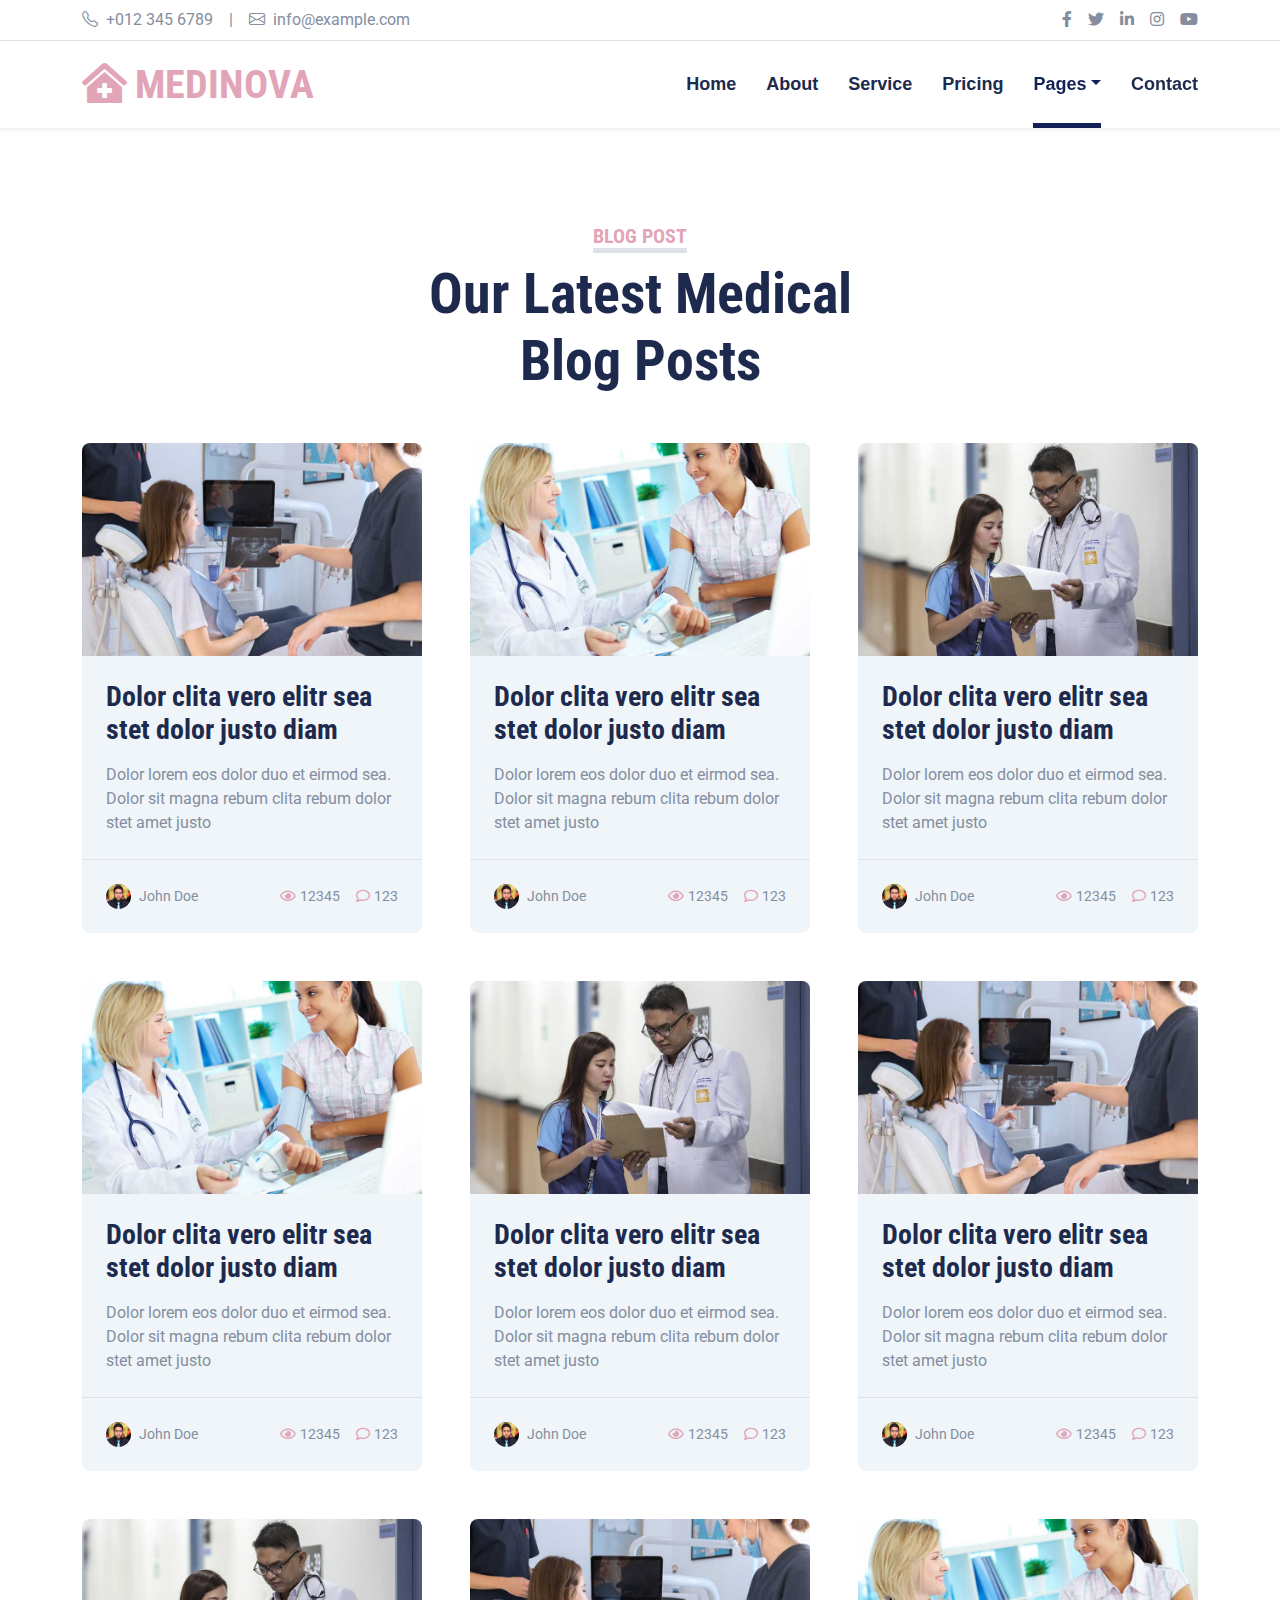
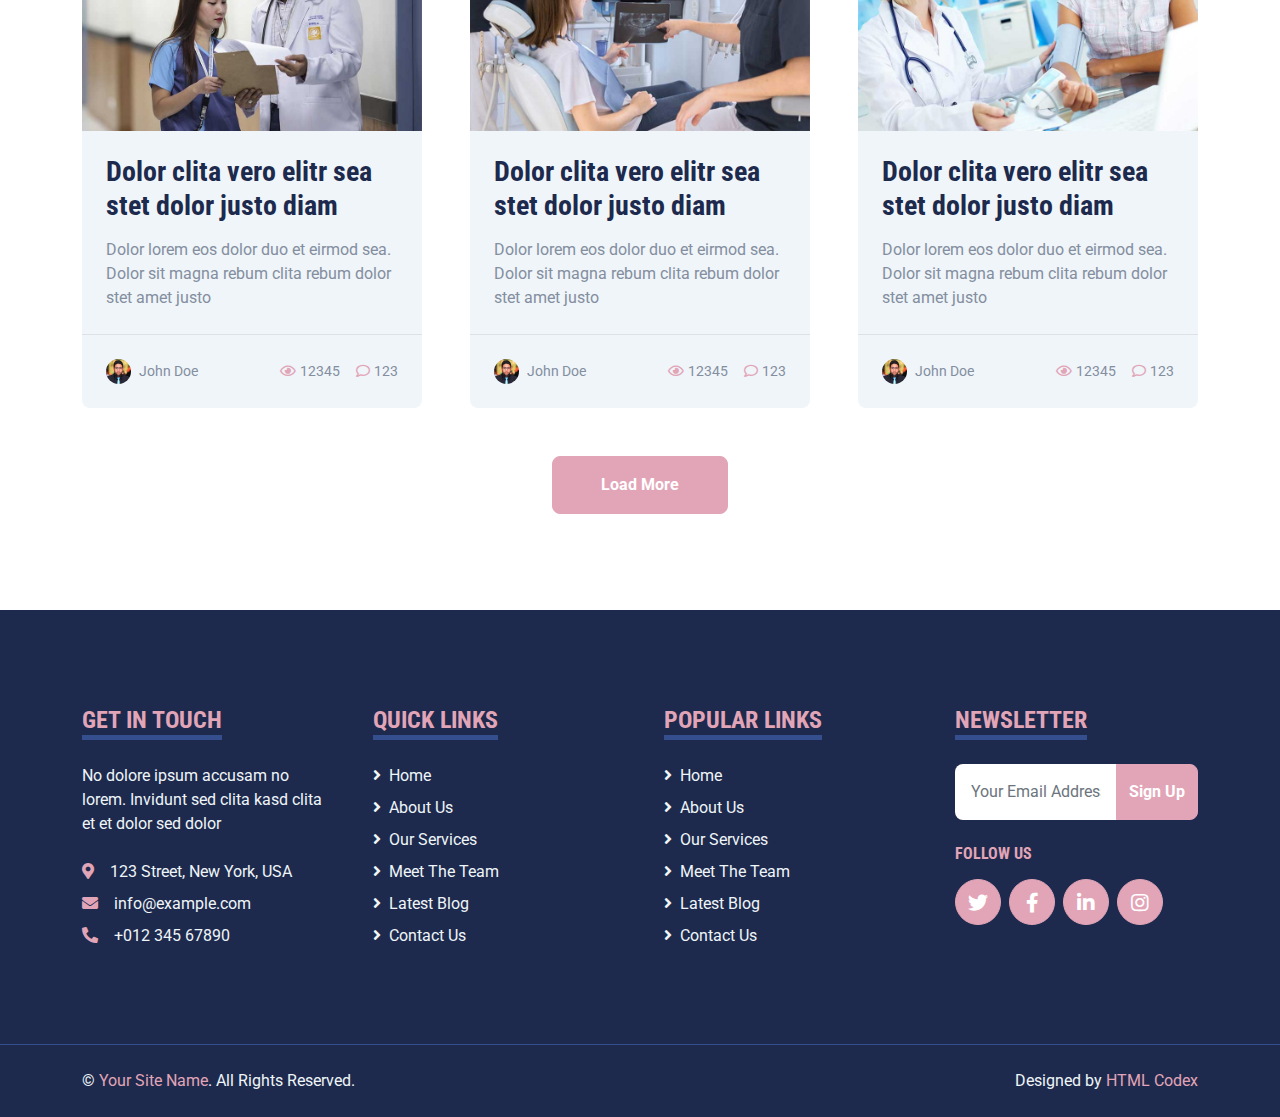
<file: web2/blog.html>
<!DOCTYPE html>
<html lang="en">

<head>
    <meta charset="utf-8">
    <title>MEDINOVA - Hospital Website Template</title>
    <meta content="width=device-width, initial-scale=1.0" name="viewport">
    <meta content="Free HTML Templates" name="keywords">
    <meta content="Free HTML Templates" name="description">

    <!-- Favicon -->
    <link href="img/favicon.ico" rel="icon">

    <!-- Google Web Fonts -->
    <link rel="preconnect" href="https://fonts.gstatic.com">
    <link href="https://fonts.googleapis.com/css2?family=Roboto+Condensed:wght@400;700&family=Roboto:wght@400;700&display=swap" rel="stylesheet">  

    <!-- Icon Font Stylesheet -->
    <link href="https://cdnjs.cloudflare.com/ajax/libs/font-awesome/5.15.0/css/all.min.css" rel="stylesheet">
    <link href="https://cdn.jsdelivr.net/npm/bootstrap-icons@1.4.1/font/bootstrap-icons.css" rel="stylesheet">

    <!-- Libraries Stylesheet -->
    <link href="lib/owlcarousel/assets/owl.carousel.min.css" rel="stylesheet">
    <link href="lib/tempusdominus/css/tempusdominus-bootstrap-4.min.css" rel="stylesheet" />

    <!-- Customized Bootstrap Stylesheet -->
    <link href="css/bootstrap.min.css" rel="stylesheet">

    <!-- Template Stylesheet -->
    <link href="css/style.css" rel="stylesheet">
</head>

<body>
    <!-- Topbar Start -->
    <div class="container-fluid py-2 border-bottom d-none d-lg-block">
        <div class="container">
            <div class="row">
                <div class="col-md-6 text-center text-lg-start mb-2 mb-lg-0">
                    <div class="d-inline-flex align-items-center">
                        <a class="text-decoration-none text-body pe-3" href=""><i class="bi bi-telephone me-2"></i>+012 345 6789</a>
                        <span class="text-body">|</span>
                        <a class="text-decoration-none text-body px-3" href=""><i class="bi bi-envelope me-2"></i>info@example.com</a>
                    </div>
                </div>
                <div class="col-md-6 text-center text-lg-end">
                    <div class="d-inline-flex align-items-center">
                        <a class="text-body px-2" href="">
                            <i class="fab fa-facebook-f"></i>
                        </a>
                        <a class="text-body px-2" href="">
                            <i class="fab fa-twitter"></i>
                        </a>
                        <a class="text-body px-2" href="">
                            <i class="fab fa-linkedin-in"></i>
                        </a>
                        <a class="text-body px-2" href="">
                            <i class="fab fa-instagram"></i>
                        </a>
                        <a class="text-body ps-2" href="">
                            <i class="fab fa-youtube"></i>
                        </a>
                    </div>
                </div>
            </div>
        </div>
    </div>
    <!-- Topbar End -->


    <!-- Navbar Start -->
    <div class="container-fluid sticky-top bg-white shadow-sm mb-5">
        <div class="container">
            <nav class="navbar navbar-expand-lg bg-white navbar-light py-3 py-lg-0">
                <a href="index.html" class="navbar-brand">
                    <h1 class="m-0 text-uppercase text-primary"><i class="fa fa-clinic-medical me-2"></i>Medinova</h1>
                </a>
                <button class="navbar-toggler" type="button" data-bs-toggle="collapse" data-bs-target="#navbarCollapse">
                    <span class="navbar-toggler-icon"></span>
                </button>
                <div class="collapse navbar-collapse" id="navbarCollapse">
                    <div class="navbar-nav ms-auto py-0">
                        <a href="index.html" class="nav-item nav-link">Home</a>
                        <a href="about.html" class="nav-item nav-link">About</a>
                        <a href="service.html" class="nav-item nav-link">Service</a>
                        <a href="price.html" class="nav-item nav-link">Pricing</a>
                        <div class="nav-item dropdown">
                            <a href="#" class="nav-link dropdown-toggle active" data-bs-toggle="dropdown">Pages</a>
                            <div class="dropdown-menu m-0">
                                <a href="blog.html" class="dropdown-item active">Blog Grid</a>
                                <a href="detail.html" class="dropdown-item">Blog Detail</a>
                                <a href="team.html" class="dropdown-item">The Team</a>
                                <a href="testimonial.html" class="dropdown-item">Testimonial</a>
                                <a href="appointment.html" class="dropdown-item">Appointment</a>
                                <a href="search.html" class="dropdown-item">Search</a>
                            </div>
                        </div>
                        <a href="contact.html" class="nav-item nav-link">Contact</a>
                    </div>
                </div>
            </nav>
        </div>
    </div>
    <!-- Navbar End -->


    <!-- Blog Start -->
    <div class="container-fluid py-5">
        <div class="container">
            <div class="text-center mx-auto mb-5" style="max-width: 500px;">
                <h5 class="d-inline-block text-primary text-uppercase border-bottom border-5">Blog Post</h5>
                <h1 class="display-4">Our Latest Medical Blog Posts</h1>
            </div>
            <div class="row g-5">
                <div class="col-xl-4 col-lg-6">
                    <div class="bg-light rounded overflow-hidden">
                        <img class="img-fluid w-100" src="img/blog-1.jpg" alt="">
                        <div class="p-4">
                            <a class="h3 d-block mb-3" href="">Dolor clita vero elitr sea stet dolor justo  diam</a>
                            <p class="m-0">Dolor lorem eos dolor duo et eirmod sea. Dolor sit magna
                                rebum clita rebum dolor stet amet justo</p>
                        </div>
                        <div class="d-flex justify-content-between border-top p-4">
                            <div class="d-flex align-items-center">
                                <img class="rounded-circle me-2" src="img/user.jpg" width="25" height="25" alt="">
                                <small>John Doe</small>
                            </div>
                            <div class="d-flex align-items-center">
                                <small class="ms-3"><i class="far fa-eye text-primary me-1"></i>12345</small>
                                <small class="ms-3"><i class="far fa-comment text-primary me-1"></i>123</small>
                            </div>
                        </div>
                    </div>
                </div>
                <div class="col-xl-4 col-lg-6">
                    <div class="bg-light rounded overflow-hidden">
                        <img class="img-fluid w-100" src="img/blog-2.jpg" alt="">
                        <div class="p-4">
                            <a class="h3 d-block mb-3" href="">Dolor clita vero elitr sea stet dolor justo  diam</a>
                            <p class="m-0">Dolor lorem eos dolor duo et eirmod sea. Dolor sit magna
                                rebum clita rebum dolor stet amet justo</p>
                        </div>
                        <div class="d-flex justify-content-between border-top p-4">
                            <div class="d-flex align-items-center">
                                <img class="rounded-circle me-2" src="img/user.jpg" width="25" height="25" alt="">
                                <small>John Doe</small>
                            </div>
                            <div class="d-flex align-items-center">
                                <small class="ms-3"><i class="far fa-eye text-primary me-1"></i>12345</small>
                                <small class="ms-3"><i class="far fa-comment text-primary me-1"></i>123</small>
                            </div>
                        </div>
                    </div>
                </div>
                <div class="col-xl-4 col-lg-6">
                    <div class="bg-light rounded overflow-hidden">
                        <img class="img-fluid w-100" src="img/blog-3.jpg" alt="">
                        <div class="p-4">
                            <a class="h3 d-block mb-3" href="">Dolor clita vero elitr sea stet dolor justo  diam</a>
                            <p class="m-0">Dolor lorem eos dolor duo et eirmod sea. Dolor sit magna
                                rebum clita rebum dolor stet amet justo</p>
                        </div>
                        <div class="d-flex justify-content-between border-top p-4">
                            <div class="d-flex align-items-center">
                                <img class="rounded-circle me-2" src="img/user.jpg" width="25" height="25" alt="">
                                <small>John Doe</small>
                            </div>
                            <div class="d-flex align-items-center">
                                <small class="ms-3"><i class="far fa-eye text-primary me-1"></i>12345</small>
                                <small class="ms-3"><i class="far fa-comment text-primary me-1"></i>123</small>
                            </div>
                        </div>
                    </div>
                </div>
                <div class="col-xl-4 col-lg-6">
                    <div class="bg-light rounded overflow-hidden">
                        <img class="img-fluid w-100" src="img/blog-2.jpg" alt="">
                        <div class="p-4">
                            <a class="h3 d-block mb-3" href="">Dolor clita vero elitr sea stet dolor justo  diam</a>
                            <p class="m-0">Dolor lorem eos dolor duo et eirmod sea. Dolor sit magna
                                rebum clita rebum dolor stet amet justo</p>
                        </div>
                        <div class="d-flex justify-content-between border-top p-4">
                            <div class="d-flex align-items-center">
                                <img class="rounded-circle me-2" src="img/user.jpg" width="25" height="25" alt="">
                                <small>John Doe</small>
                            </div>
                            <div class="d-flex align-items-center">
                                <small class="ms-3"><i class="far fa-eye text-primary me-1"></i>12345</small>
                                <small class="ms-3"><i class="far fa-comment text-primary me-1"></i>123</small>
                            </div>
                        </div>
                    </div>
                </div>
                <div class="col-xl-4 col-lg-6">
                    <div class="bg-light rounded overflow-hidden">
                        <img class="img-fluid w-100" src="img/blog-3.jpg" alt="">
                        <div class="p-4">
                            <a class="h3 d-block mb-3" href="">Dolor clita vero elitr sea stet dolor justo  diam</a>
                            <p class="m-0">Dolor lorem eos dolor duo et eirmod sea. Dolor sit magna
                                rebum clita rebum dolor stet amet justo</p>
                        </div>
                        <div class="d-flex justify-content-between border-top p-4">
                            <div class="d-flex align-items-center">
                                <img class="rounded-circle me-2" src="img/user.jpg" width="25" height="25" alt="">
                                <small>John Doe</small>
                            </div>
                            <div class="d-flex align-items-center">
                                <small class="ms-3"><i class="far fa-eye text-primary me-1"></i>12345</small>
                                <small class="ms-3"><i class="far fa-comment text-primary me-1"></i>123</small>
                            </div>
                        </div>
                    </div>
                </div>
                <div class="col-xl-4 col-lg-6">
                    <div class="bg-light rounded overflow-hidden">
                        <img class="img-fluid w-100" src="img/blog-1.jpg" alt="">
                        <div class="p-4">
                            <a class="h3 d-block mb-3" href="">Dolor clita vero elitr sea stet dolor justo  diam</a>
                            <p class="m-0">Dolor lorem eos dolor duo et eirmod sea. Dolor sit magna
                                rebum clita rebum dolor stet amet justo</p>
                        </div>
                        <div class="d-flex justify-content-between border-top p-4">
                            <div class="d-flex align-items-center">
                                <img class="rounded-circle me-2" src="img/user.jpg" width="25" height="25" alt="">
                                <small>John Doe</small>
                            </div>
                            <div class="d-flex align-items-center">
                                <small class="ms-3"><i class="far fa-eye text-primary me-1"></i>12345</small>
                                <small class="ms-3"><i class="far fa-comment text-primary me-1"></i>123</small>
                            </div>
                        </div>
                    </div>
                </div>
                <div class="col-xl-4 col-lg-6">
                    <div class="bg-light rounded overflow-hidden">
                        <img class="img-fluid w-100" src="img/blog-3.jpg" alt="">
                        <div class="p-4">
                            <a class="h3 d-block mb-3" href="">Dolor clita vero elitr sea stet dolor justo  diam</a>
                            <p class="m-0">Dolor lorem eos dolor duo et eirmod sea. Dolor sit magna
                                rebum clita rebum dolor stet amet justo</p>
                        </div>
                        <div class="d-flex justify-content-between border-top p-4">
                            <div class="d-flex align-items-center">
                                <img class="rounded-circle me-2" src="img/user.jpg" width="25" height="25" alt="">
                                <small>John Doe</small>
                            </div>
                            <div class="d-flex align-items-center">
                                <small class="ms-3"><i class="far fa-eye text-primary me-1"></i>12345</small>
                                <small class="ms-3"><i class="far fa-comment text-primary me-1"></i>123</small>
                            </div>
                        </div>
                    </div>
                </div>
                <div class="col-xl-4 col-lg-6">
                    <div class="bg-light rounded overflow-hidden">
                        <img class="img-fluid w-100" src="img/blog-1.jpg" alt="">
                        <div class="p-4">
                            <a class="h3 d-block mb-3" href="">Dolor clita vero elitr sea stet dolor justo  diam</a>
                            <p class="m-0">Dolor lorem eos dolor duo et eirmod sea. Dolor sit magna
                                rebum clita rebum dolor stet amet justo</p>
                        </div>
                        <div class="d-flex justify-content-between border-top p-4">
                            <div class="d-flex align-items-center">
                                <img class="rounded-circle me-2" src="img/user.jpg" width="25" height="25" alt="">
                                <small>John Doe</small>
                            </div>
                            <div class="d-flex align-items-center">
                                <small class="ms-3"><i class="far fa-eye text-primary me-1"></i>12345</small>
                                <small class="ms-3"><i class="far fa-comment text-primary me-1"></i>123</small>
                            </div>
                        </div>
                    </div>
                </div>
                <div class="col-xl-4 col-lg-6">
                    <div class="bg-light rounded overflow-hidden">
                        <img class="img-fluid w-100" src="img/blog-2.jpg" alt="">
                        <div class="p-4">
                            <a class="h3 d-block mb-3" href="">Dolor clita vero elitr sea stet dolor justo  diam</a>
                            <p class="m-0">Dolor lorem eos dolor duo et eirmod sea. Dolor sit magna
                                rebum clita rebum dolor stet amet justo</p>
                        </div>
                        <div class="d-flex justify-content-between border-top p-4">
                            <div class="d-flex align-items-center">
                                <img class="rounded-circle me-2" src="img/user.jpg" width="25" height="25" alt="">
                                <small>John Doe</small>
                            </div>
                            <div class="d-flex align-items-center">
                                <small class="ms-3"><i class="far fa-eye text-primary me-1"></i>12345</small>
                                <small class="ms-3"><i class="far fa-comment text-primary me-1"></i>123</small>
                            </div>
                        </div>
                    </div>
                </div>
                <div class="col-12 text-center">
                    <button class="btn btn-primary py-3 px-5">Load More</button>
                </div>
            </div>
        </div>
    </div>
    <!-- Blog End -->
    

    <!-- Footer Start -->
    <div class="container-fluid bg-dark text-light mt-5 py-5">
        <div class="container py-5">
            <div class="row g-5">
                <div class="col-lg-3 col-md-6">
                    <h4 class="d-inline-block text-primary text-uppercase border-bottom border-5 border-secondary mb-4">Get In Touch</h4>
                    <p class="mb-4">No dolore ipsum accusam no lorem. Invidunt sed clita kasd clita et et dolor sed dolor</p>
                    <p class="mb-2"><i class="fa fa-map-marker-alt text-primary me-3"></i>123 Street, New York, USA</p>
                    <p class="mb-2"><i class="fa fa-envelope text-primary me-3"></i>info@example.com</p>
                    <p class="mb-0"><i class="fa fa-phone-alt text-primary me-3"></i>+012 345 67890</p>
                </div>
                <div class="col-lg-3 col-md-6">
                    <h4 class="d-inline-block text-primary text-uppercase border-bottom border-5 border-secondary mb-4">Quick Links</h4>
                    <div class="d-flex flex-column justify-content-start">
                        <a class="text-light mb-2" href="#"><i class="fa fa-angle-right me-2"></i>Home</a>
                        <a class="text-light mb-2" href="#"><i class="fa fa-angle-right me-2"></i>About Us</a>
                        <a class="text-light mb-2" href="#"><i class="fa fa-angle-right me-2"></i>Our Services</a>
                        <a class="text-light mb-2" href="#"><i class="fa fa-angle-right me-2"></i>Meet The Team</a>
                        <a class="text-light mb-2" href="#"><i class="fa fa-angle-right me-2"></i>Latest Blog</a>
                        <a class="text-light" href="#"><i class="fa fa-angle-right me-2"></i>Contact Us</a>
                    </div>
                </div>
                <div class="col-lg-3 col-md-6">
                    <h4 class="d-inline-block text-primary text-uppercase border-bottom border-5 border-secondary mb-4">Popular Links</h4>
                    <div class="d-flex flex-column justify-content-start">
                        <a class="text-light mb-2" href="#"><i class="fa fa-angle-right me-2"></i>Home</a>
                        <a class="text-light mb-2" href="#"><i class="fa fa-angle-right me-2"></i>About Us</a>
                        <a class="text-light mb-2" href="#"><i class="fa fa-angle-right me-2"></i>Our Services</a>
                        <a class="text-light mb-2" href="#"><i class="fa fa-angle-right me-2"></i>Meet The Team</a>
                        <a class="text-light mb-2" href="#"><i class="fa fa-angle-right me-2"></i>Latest Blog</a>
                        <a class="text-light" href="#"><i class="fa fa-angle-right me-2"></i>Contact Us</a>
                    </div>
                </div>
                <div class="col-lg-3 col-md-6">
                    <h4 class="d-inline-block text-primary text-uppercase border-bottom border-5 border-secondary mb-4">Newsletter</h4>
                    <form action="">
                        <div class="input-group">
                            <input type="text" class="form-control p-3 border-0" placeholder="Your Email Address">
                            <button class="btn btn-primary">Sign Up</button>
                        </div>
                    </form>
                    <h6 class="text-primary text-uppercase mt-4 mb-3">Follow Us</h6>
                    <div class="d-flex">
                        <a class="btn btn-lg btn-primary btn-lg-square rounded-circle me-2" href="#"><i class="fab fa-twitter"></i></a>
                        <a class="btn btn-lg btn-primary btn-lg-square rounded-circle me-2" href="#"><i class="fab fa-facebook-f"></i></a>
                        <a class="btn btn-lg btn-primary btn-lg-square rounded-circle me-2" href="#"><i class="fab fa-linkedin-in"></i></a>
                        <a class="btn btn-lg btn-primary btn-lg-square rounded-circle" href="#"><i class="fab fa-instagram"></i></a>
                    </div>
                </div>
            </div>
        </div>
    </div>
    <div class="container-fluid bg-dark text-light border-top border-secondary py-4">
        <div class="container">
            <div class="row g-5">
                <div class="col-md-6 text-center text-md-start">
                    <p class="mb-md-0">&copy; <a class="text-primary" href="#">Your Site Name</a>. All Rights Reserved.</p>
                </div>
                <div class="col-md-6 text-center text-md-end">
                    <p class="mb-0">Designed by <a class="text-primary" href="https://htmlcodex.com">HTML Codex</a></p>
                </div>
            </div>
        </div>
    </div>
    <!-- Footer End -->


    <!-- Back to Top -->
    <a href="#" class="btn btn-lg btn-primary btn-lg-square back-to-top"><i class="bi bi-arrow-up"></i></a>


    <!-- JavaScript Libraries -->
    <script src="https://code.jquery.com/jquery-3.4.1.min.js"></script>
    <script src="https://cdn.jsdelivr.net/npm/bootstrap@5.0.0/dist/js/bootstrap.bundle.min.js"></script>
    <script src="lib/easing/easing.min.js"></script>
    <script src="lib/waypoints/waypoints.min.js"></script>
    <script src="lib/owlcarousel/owl.carousel.min.js"></script>
    <script src="lib/tempusdominus/js/moment.min.js"></script>
    <script src="lib/tempusdominus/js/moment-timezone.min.js"></script>
    <script src="lib/tempusdominus/js/tempusdominus-bootstrap-4.min.js"></script>

    <!-- Template Javascript -->
    <script src="js/main.js"></script>
</body>

</html>
</file>
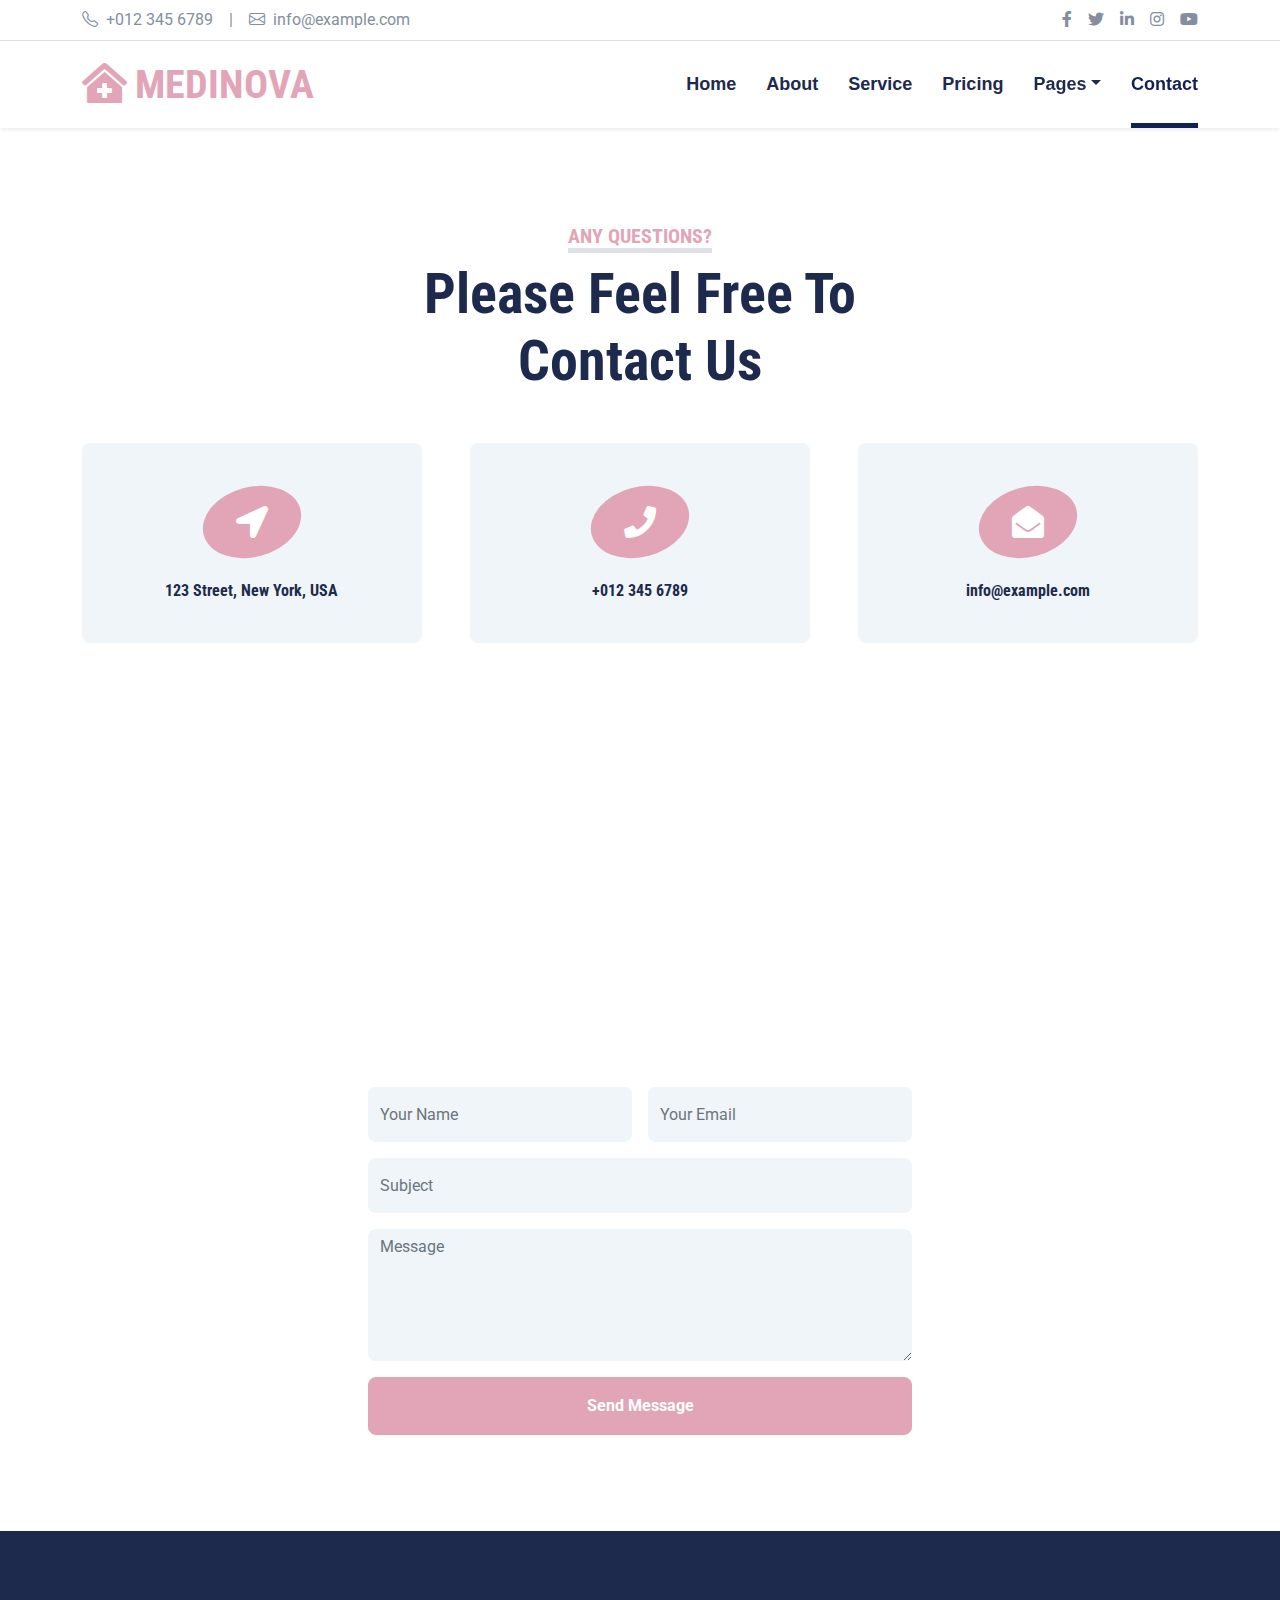
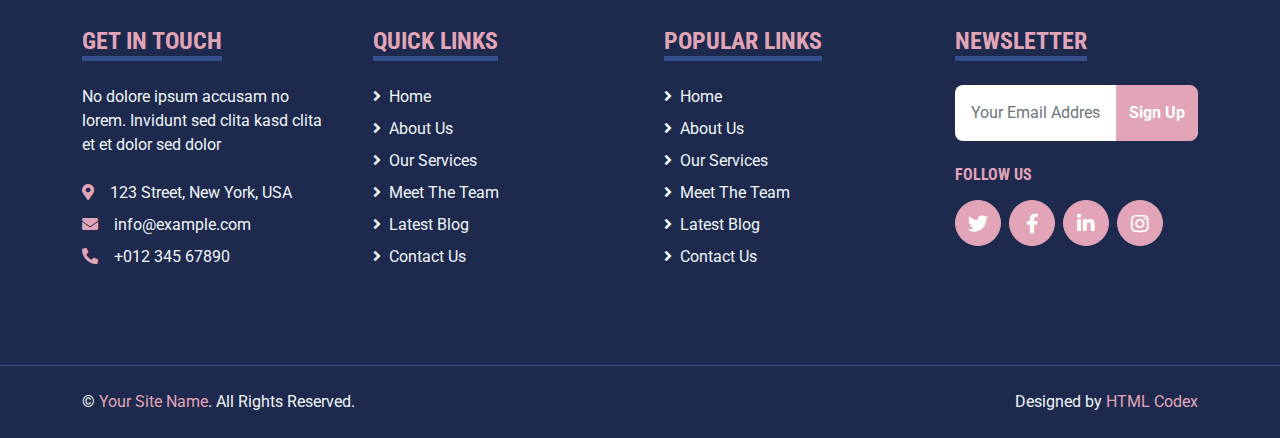
<file: web2/contact.html>
<!DOCTYPE html>
<html lang="en">

<head>
    <meta charset="utf-8">
    <title>MEDINOVA - Hospital Website Template</title>
    <meta content="width=device-width, initial-scale=1.0" name="viewport">
    <meta content="Free HTML Templates" name="keywords">
    <meta content="Free HTML Templates" name="description">

    <!-- Favicon -->
    <link href="img/favicon.ico" rel="icon">

    <!-- Google Web Fonts -->
    <link rel="preconnect" href="https://fonts.gstatic.com">
    <link href="https://fonts.googleapis.com/css2?family=Roboto+Condensed:wght@400;700&family=Roboto:wght@400;700&display=swap" rel="stylesheet">  

    <!-- Icon Font Stylesheet -->
    <link href="https://cdnjs.cloudflare.com/ajax/libs/font-awesome/5.15.0/css/all.min.css" rel="stylesheet">
    <link href="https://cdn.jsdelivr.net/npm/bootstrap-icons@1.4.1/font/bootstrap-icons.css" rel="stylesheet">

    <!-- Libraries Stylesheet -->
    <link href="lib/owlcarousel/assets/owl.carousel.min.css" rel="stylesheet">
    <link href="lib/tempusdominus/css/tempusdominus-bootstrap-4.min.css" rel="stylesheet" />

    <!-- Customized Bootstrap Stylesheet -->
    <link href="css/bootstrap.min.css" rel="stylesheet">

    <!-- Template Stylesheet -->
    <link href="css/style.css" rel="stylesheet">
</head>

<body>
    <!-- Topbar Start -->
    <div class="container-fluid py-2 border-bottom d-none d-lg-block">
        <div class="container">
            <div class="row">
                <div class="col-md-6 text-center text-lg-start mb-2 mb-lg-0">
                    <div class="d-inline-flex align-items-center">
                        <a class="text-decoration-none text-body pe-3" href=""><i class="bi bi-telephone me-2"></i>+012 345 6789</a>
                        <span class="text-body">|</span>
                        <a class="text-decoration-none text-body px-3" href=""><i class="bi bi-envelope me-2"></i>info@example.com</a>
                    </div>
                </div>
                <div class="col-md-6 text-center text-lg-end">
                    <div class="d-inline-flex align-items-center">
                        <a class="text-body px-2" href="">
                            <i class="fab fa-facebook-f"></i>
                        </a>
                        <a class="text-body px-2" href="">
                            <i class="fab fa-twitter"></i>
                        </a>
                        <a class="text-body px-2" href="">
                            <i class="fab fa-linkedin-in"></i>
                        </a>
                        <a class="text-body px-2" href="">
                            <i class="fab fa-instagram"></i>
                        </a>
                        <a class="text-body ps-2" href="">
                            <i class="fab fa-youtube"></i>
                        </a>
                    </div>
                </div>
            </div>
        </div>
    </div>
    <!-- Topbar End -->


    <!-- Navbar Start -->
    <div class="container-fluid sticky-top bg-white shadow-sm mb-5">
        <div class="container">
            <nav class="navbar navbar-expand-lg bg-white navbar-light py-3 py-lg-0">
                <a href="index.html" class="navbar-brand">
                    <h1 class="m-0 text-uppercase text-primary"><i class="fa fa-clinic-medical me-2"></i>Medinova</h1>
                </a>
                <button class="navbar-toggler" type="button" data-bs-toggle="collapse" data-bs-target="#navbarCollapse">
                    <span class="navbar-toggler-icon"></span>
                </button>
                <div class="collapse navbar-collapse" id="navbarCollapse">
                    <div class="navbar-nav ms-auto py-0">
                        <a href="index.html" class="nav-item nav-link">Home</a>
                        <a href="about.html" class="nav-item nav-link">About</a>
                        <a href="service.html" class="nav-item nav-link">Service</a>
                        <a href="price.html" class="nav-item nav-link">Pricing</a>
                        <div class="nav-item dropdown">
                            <a href="#" class="nav-link dropdown-toggle" data-bs-toggle="dropdown">Pages</a>
                            <div class="dropdown-menu m-0">
                                <a href="blog.html" class="dropdown-item">Blog Grid</a>
                                <a href="detail.html" class="dropdown-item">Blog Detail</a>
                                <a href="team.html" class="dropdown-item">The Team</a>
                                <a href="testimonial.html" class="dropdown-item">Testimonial</a>
                                <a href="appointment.html" class="dropdown-item">Appointment</a>
                                <a href="search.html" class="dropdown-item">Search</a>
                            </div>
                        </div>
                        <a href="contact.html" class="nav-item nav-link active">Contact</a>
                    </div>
                </div>
            </nav>
        </div>
    </div>
    <!-- Navbar End -->


    <!-- Contact Start -->
    <div class="container-fluid pt-5">
        <div class="container">
            <div class="text-center mx-auto mb-5" style="max-width: 500px;">
                <h5 class="d-inline-block text-primary text-uppercase border-bottom border-5">Any Questions?</h5>
                <h1 class="display-4">Please Feel Free To Contact Us</h1>
            </div>
            <div class="row g-5 mb-5">
                <div class="col-lg-4">
                    <div class="bg-light rounded d-flex flex-column align-items-center justify-content-center text-center" style="height: 200px;">
                        <div class="d-flex align-items-center justify-content-center bg-primary rounded-circle mb-4" style="width: 100px; height: 70px; transform: rotate(-15deg);">
                            <i class="fa fa-2x fa-location-arrow text-white" style="transform: rotate(15deg);"></i>
                        </div>
                        <h6 class="mb-0">123 Street, New York, USA</h6>
                    </div>
                </div>
                <div class="col-lg-4">
                    <div class="bg-light rounded d-flex flex-column align-items-center justify-content-center text-center" style="height: 200px;">
                        <div class="d-flex align-items-center justify-content-center bg-primary rounded-circle mb-4" style="width: 100px; height: 70px; transform: rotate(-15deg);">
                            <i class="fa fa-2x fa-phone text-white" style="transform: rotate(15deg);"></i>
                        </div>
                        <h6 class="mb-0">+012 345 6789</h6>
                    </div>
                </div>
                <div class="col-lg-4">
                    <div class="bg-light rounded d-flex flex-column align-items-center justify-content-center text-center" style="height: 200px;">
                        <div class="d-flex align-items-center justify-content-center bg-primary rounded-circle mb-4" style="width: 100px; height: 70px; transform: rotate(-15deg);">
                            <i class="fa fa-2x fa-envelope-open text-white" style="transform: rotate(15deg);"></i>
                        </div>
                        <h6 class="mb-0">info@example.com</h6>
                    </div>
                </div>
            </div>
            <div class="row">
                <div class="col-12" style="height: 500px;">
                    <div class="position-relative h-100">
                        <iframe class="position-relative w-100 h-100"
                            src="https://www.google.com/maps/embed?pb=!1m18!1m12!1m3!1d3001156.4288297426!2d-78.01371936852176!3d42.72876761954724!2m3!1f0!2f0!3f0!3m2!1i1024!2i768!4f13.1!3m3!1m2!1s0x4ccc4bf0f123a5a9%3A0xddcfc6c1de189567!2sNew%20York%2C%20USA!5e0!3m2!1sen!2sbd!4v1603794290143!5m2!1sen!2sbd"
                            frameborder="0" style="border:0;" allowfullscreen="" aria-hidden="false"
                            tabindex="0"></iframe>
                    </div>
                </div>
            </div>
            <div class="row justify-content-center position-relative" style="margin-top: -200px; z-index: 1;">
                <div class="col-lg-8">
                    <div class="bg-white rounded p-5 m-5 mb-0">
                        <form>
                            <div class="row g-3">
                                <div class="col-12 col-sm-6">
                                    <input type="text" class="form-control bg-light border-0" placeholder="Your Name" style="height: 55px;">
                                </div>
                                <div class="col-12 col-sm-6">
                                    <input type="email" class="form-control bg-light border-0" placeholder="Your Email" style="height: 55px;">
                                </div>
                                <div class="col-12">
                                    <input type="text" class="form-control bg-light border-0" placeholder="Subject" style="height: 55px;">
                                </div>
                                <div class="col-12">
                                    <textarea class="form-control bg-light border-0" rows="5" placeholder="Message"></textarea>
                                </div>
                                <div class="col-12">
                                    <button class="btn btn-primary w-100 py-3" type="submit">Send Message</button>
                                </div>
                            </div>
                        </form>
                    </div>
                </div>
            </div>
        </div>
    </div>
    <!-- Contact End -->


    <!-- Footer Start -->
    <div class="container-fluid bg-dark text-light mt-5 py-5">
        <div class="container py-5">
            <div class="row g-5">
                <div class="col-lg-3 col-md-6">
                    <h4 class="d-inline-block text-primary text-uppercase border-bottom border-5 border-secondary mb-4">Get In Touch</h4>
                    <p class="mb-4">No dolore ipsum accusam no lorem. Invidunt sed clita kasd clita et et dolor sed dolor</p>
                    <p class="mb-2"><i class="fa fa-map-marker-alt text-primary me-3"></i>123 Street, New York, USA</p>
                    <p class="mb-2"><i class="fa fa-envelope text-primary me-3"></i>info@example.com</p>
                    <p class="mb-0"><i class="fa fa-phone-alt text-primary me-3"></i>+012 345 67890</p>
                </div>
                <div class="col-lg-3 col-md-6">
                    <h4 class="d-inline-block text-primary text-uppercase border-bottom border-5 border-secondary mb-4">Quick Links</h4>
                    <div class="d-flex flex-column justify-content-start">
                        <a class="text-light mb-2" href="#"><i class="fa fa-angle-right me-2"></i>Home</a>
                        <a class="text-light mb-2" href="#"><i class="fa fa-angle-right me-2"></i>About Us</a>
                        <a class="text-light mb-2" href="#"><i class="fa fa-angle-right me-2"></i>Our Services</a>
                        <a class="text-light mb-2" href="#"><i class="fa fa-angle-right me-2"></i>Meet The Team</a>
                        <a class="text-light mb-2" href="#"><i class="fa fa-angle-right me-2"></i>Latest Blog</a>
                        <a class="text-light" href="#"><i class="fa fa-angle-right me-2"></i>Contact Us</a>
                    </div>
                </div>
                <div class="col-lg-3 col-md-6">
                    <h4 class="d-inline-block text-primary text-uppercase border-bottom border-5 border-secondary mb-4">Popular Links</h4>
                    <div class="d-flex flex-column justify-content-start">
                        <a class="text-light mb-2" href="#"><i class="fa fa-angle-right me-2"></i>Home</a>
                        <a class="text-light mb-2" href="#"><i class="fa fa-angle-right me-2"></i>About Us</a>
                        <a class="text-light mb-2" href="#"><i class="fa fa-angle-right me-2"></i>Our Services</a>
                        <a class="text-light mb-2" href="#"><i class="fa fa-angle-right me-2"></i>Meet The Team</a>
                        <a class="text-light mb-2" href="#"><i class="fa fa-angle-right me-2"></i>Latest Blog</a>
                        <a class="text-light" href="#"><i class="fa fa-angle-right me-2"></i>Contact Us</a>
                    </div>
                </div>
                <div class="col-lg-3 col-md-6">
                    <h4 class="d-inline-block text-primary text-uppercase border-bottom border-5 border-secondary mb-4">Newsletter</h4>
                    <form action="">
                        <div class="input-group">
                            <input type="text" class="form-control p-3 border-0" placeholder="Your Email Address">
                            <button class="btn btn-primary">Sign Up</button>
                        </div>
                    </form>
                    <h6 class="text-primary text-uppercase mt-4 mb-3">Follow Us</h6>
                    <div class="d-flex">
                        <a class="btn btn-lg btn-primary btn-lg-square rounded-circle me-2" href="#"><i class="fab fa-twitter"></i></a>
                        <a class="btn btn-lg btn-primary btn-lg-square rounded-circle me-2" href="#"><i class="fab fa-facebook-f"></i></a>
                        <a class="btn btn-lg btn-primary btn-lg-square rounded-circle me-2" href="#"><i class="fab fa-linkedin-in"></i></a>
                        <a class="btn btn-lg btn-primary btn-lg-square rounded-circle" href="#"><i class="fab fa-instagram"></i></a>
                    </div>
                </div>
            </div>
        </div>
    </div>
    <div class="container-fluid bg-dark text-light border-top border-secondary py-4">
        <div class="container">
            <div class="row g-5">
                <div class="col-md-6 text-center text-md-start">
                    <p class="mb-md-0">&copy; <a class="text-primary" href="#">Your Site Name</a>. All Rights Reserved.</p>
                </div>
                <div class="col-md-6 text-center text-md-end">
                    <p class="mb-0">Designed by <a class="text-primary" href="https://htmlcodex.com">HTML Codex</a></p>
                </div>
            </div>
        </div>
    </div>
    <!-- Footer End -->


    <!-- Back to Top -->
    <a href="#" class="btn btn-lg btn-primary btn-lg-square back-to-top"><i class="bi bi-arrow-up"></i></a>


    <!-- JavaScript Libraries -->
    <script src="https://code.jquery.com/jquery-3.4.1.min.js"></script>
    <script src="https://cdn.jsdelivr.net/npm/bootstrap@5.0.0/dist/js/bootstrap.bundle.min.js"></script>
    <script src="lib/easing/easing.min.js"></script>
    <script src="lib/waypoints/waypoints.min.js"></script>
    <script src="lib/owlcarousel/owl.carousel.min.js"></script>
    <script src="lib/tempusdominus/js/moment.min.js"></script>
    <script src="lib/tempusdominus/js/moment-timezone.min.js"></script>
    <script src="lib/tempusdominus/js/tempusdominus-bootstrap-4.min.js"></script>

    <!-- Template Javascript -->
    <script src="js/main.js"></script>
</body>

</html>
</file>
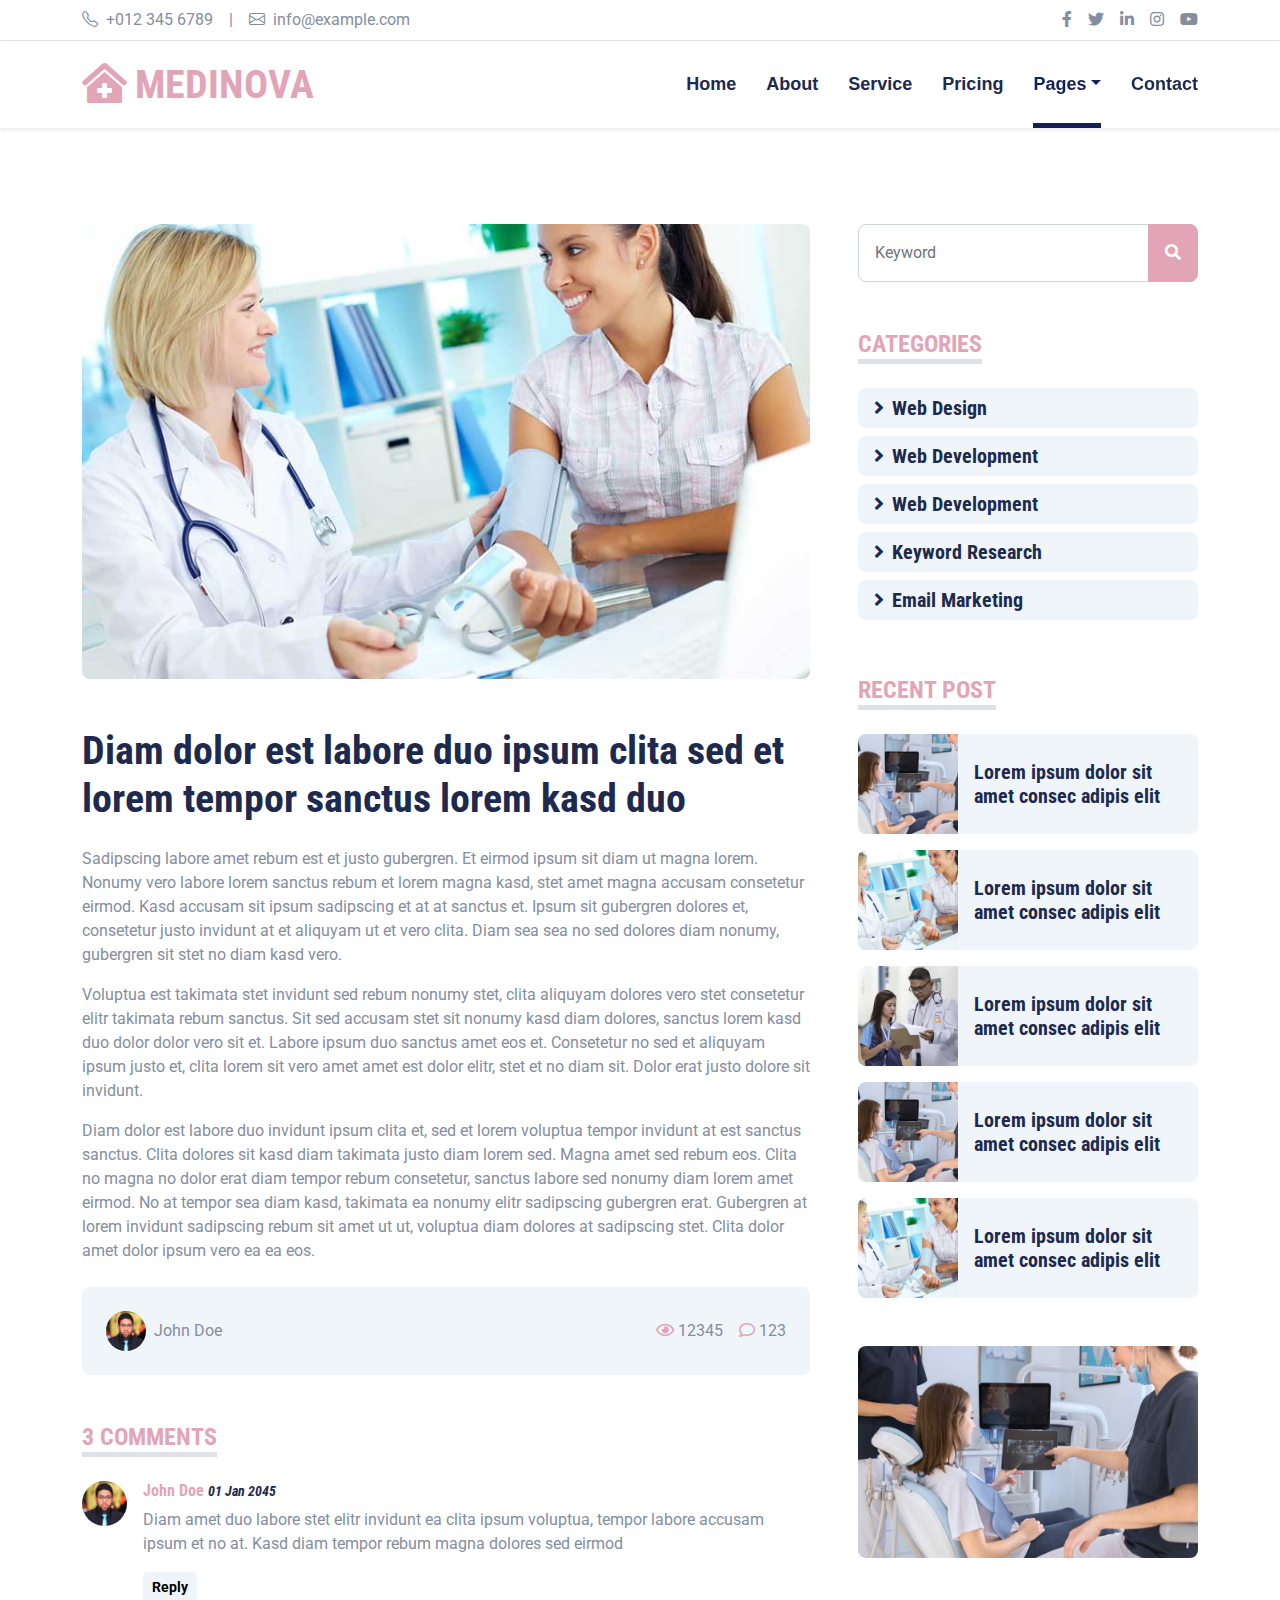
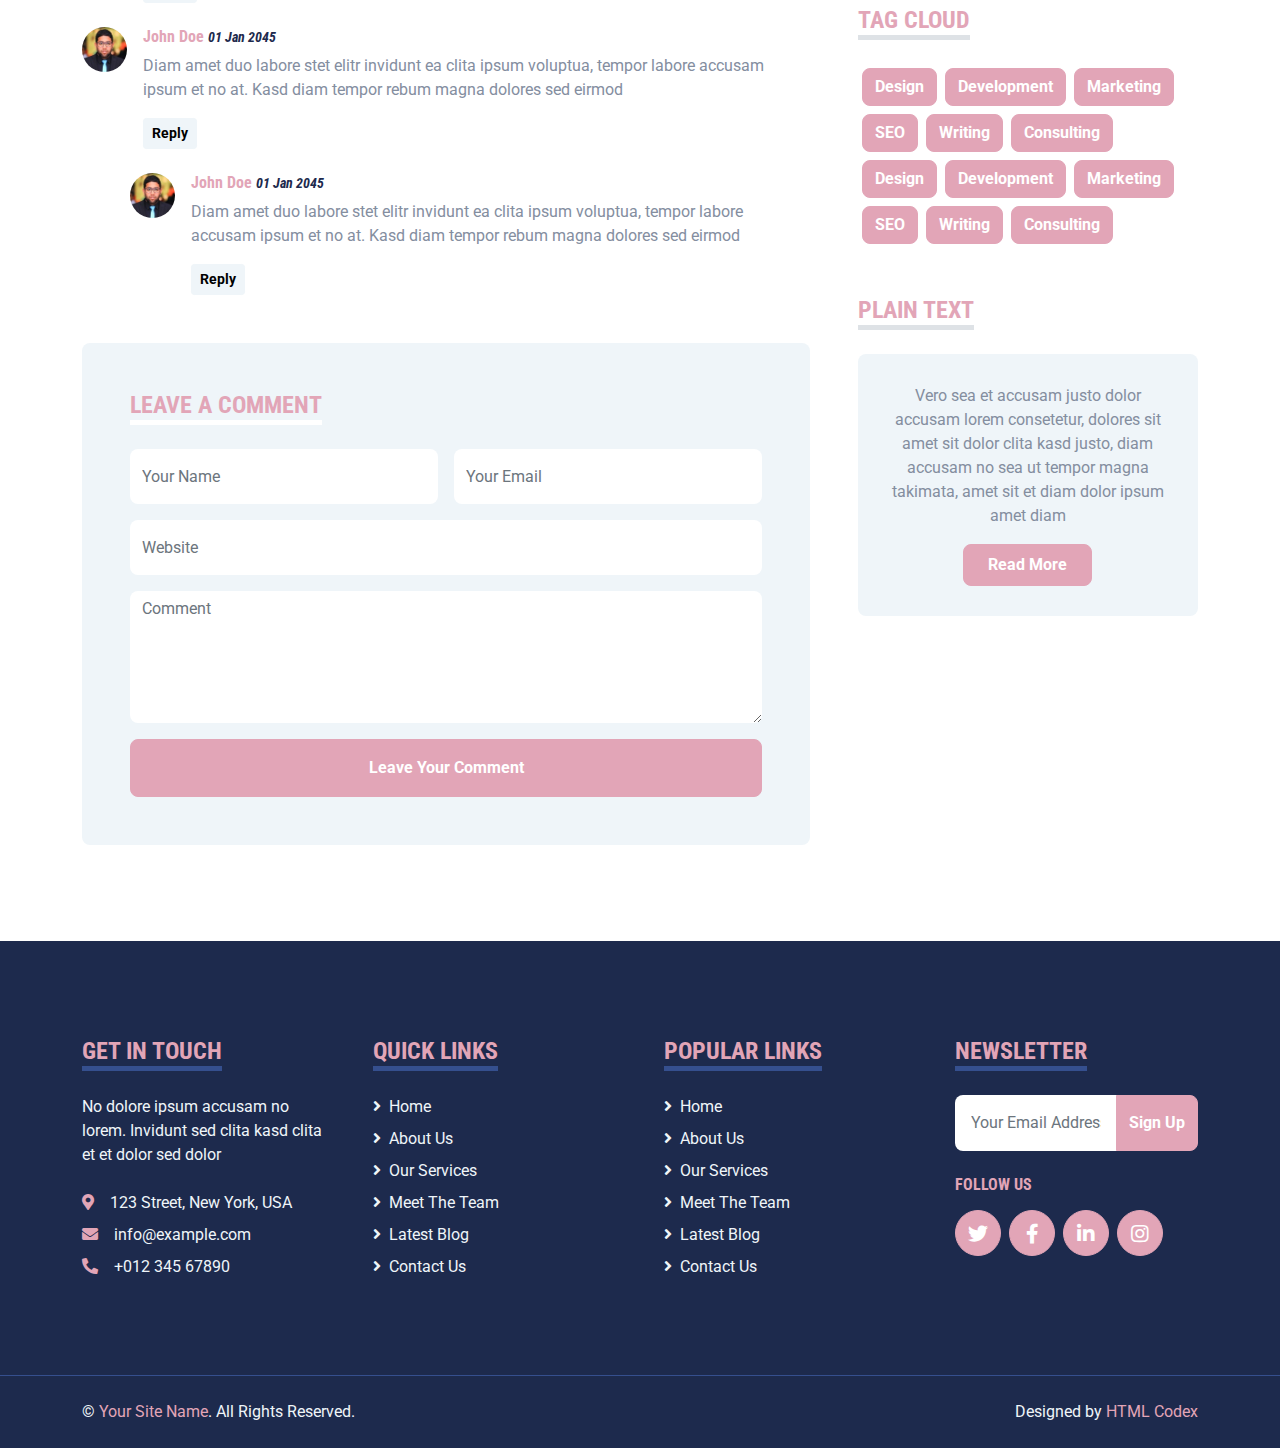
<file: web2/detail.html>
<!DOCTYPE html>
<html lang="en">

<head>
    <meta charset="utf-8">
    <title>MEDINOVA - Hospital Website Template</title>
    <meta content="width=device-width, initial-scale=1.0" name="viewport">
    <meta content="Free HTML Templates" name="keywords">
    <meta content="Free HTML Templates" name="description">

    <!-- Favicon -->
    <link href="img/favicon.ico" rel="icon">

    <!-- Google Web Fonts -->
    <link rel="preconnect" href="https://fonts.gstatic.com">
    <link href="https://fonts.googleapis.com/css2?family=Roboto+Condensed:wght@400;700&family=Roboto:wght@400;700&display=swap" rel="stylesheet">  

    <!-- Icon Font Stylesheet -->
    <link href="https://cdnjs.cloudflare.com/ajax/libs/font-awesome/5.15.0/css/all.min.css" rel="stylesheet">
    <link href="https://cdn.jsdelivr.net/npm/bootstrap-icons@1.4.1/font/bootstrap-icons.css" rel="stylesheet">

    <!-- Libraries Stylesheet -->
    <link href="lib/owlcarousel/assets/owl.carousel.min.css" rel="stylesheet">
    <link href="lib/tempusdominus/css/tempusdominus-bootstrap-4.min.css" rel="stylesheet" />

    <!-- Customized Bootstrap Stylesheet -->
    <link href="css/bootstrap.min.css" rel="stylesheet">

    <!-- Template Stylesheet -->
    <link href="css/style.css" rel="stylesheet">
</head>

<body>
    <!-- Topbar Start -->
    <div class="container-fluid py-2 border-bottom d-none d-lg-block">
        <div class="container">
            <div class="row">
                <div class="col-md-6 text-center text-lg-start mb-2 mb-lg-0">
                    <div class="d-inline-flex align-items-center">
                        <a class="text-decoration-none text-body pe-3" href=""><i class="bi bi-telephone me-2"></i>+012 345 6789</a>
                        <span class="text-body">|</span>
                        <a class="text-decoration-none text-body px-3" href=""><i class="bi bi-envelope me-2"></i>info@example.com</a>
                    </div>
                </div>
                <div class="col-md-6 text-center text-lg-end">
                    <div class="d-inline-flex align-items-center">
                        <a class="text-body px-2" href="">
                            <i class="fab fa-facebook-f"></i>
                        </a>
                        <a class="text-body px-2" href="">
                            <i class="fab fa-twitter"></i>
                        </a>
                        <a class="text-body px-2" href="">
                            <i class="fab fa-linkedin-in"></i>
                        </a>
                        <a class="text-body px-2" href="">
                            <i class="fab fa-instagram"></i>
                        </a>
                        <a class="text-body ps-2" href="">
                            <i class="fab fa-youtube"></i>
                        </a>
                    </div>
                </div>
            </div>
        </div>
    </div>
    <!-- Topbar End -->


    <!-- Navbar Start -->
    <div class="container-fluid sticky-top bg-white shadow-sm mb-5">
        <div class="container">
            <nav class="navbar navbar-expand-lg bg-white navbar-light py-3 py-lg-0">
                <a href="index.html" class="navbar-brand">
                    <h1 class="m-0 text-uppercase text-primary"><i class="fa fa-clinic-medical me-2"></i>Medinova</h1>
                </a>
                <button class="navbar-toggler" type="button" data-bs-toggle="collapse" data-bs-target="#navbarCollapse">
                    <span class="navbar-toggler-icon"></span>
                </button>
                <div class="collapse navbar-collapse" id="navbarCollapse">
                    <div class="navbar-nav ms-auto py-0">
                        <a href="index.html" class="nav-item nav-link">Home</a>
                        <a href="about.html" class="nav-item nav-link">About</a>
                        <a href="service.html" class="nav-item nav-link">Service</a>
                        <a href="price.html" class="nav-item nav-link">Pricing</a>
                        <div class="nav-item dropdown">
                            <a href="#" class="nav-link dropdown-toggle active" data-bs-toggle="dropdown">Pages</a>
                            <div class="dropdown-menu m-0">
                                <a href="blog.html" class="dropdown-item">Blog Grid</a>
                                <a href="detail.html" class="dropdown-item active">Blog Detail</a>
                                <a href="team.html" class="dropdown-item">The Team</a>
                                <a href="testimonial.html" class="dropdown-item">Testimonial</a>
                                <a href="appointment.html" class="dropdown-item">Appointment</a>
                                <a href="search.html" class="dropdown-item">Search</a>
                            </div>
                        </div>
                        <a href="contact.html" class="nav-item nav-link">Contact</a>
                    </div>
                </div>
            </nav>
        </div>
    </div>
    <!-- Navbar End -->


    <!-- Blog Start -->
    <div class="container py-5">
        <div class="row g-5">
            <div class="col-lg-8">
                <!-- Blog Detail Start -->
                <div class="mb-5">
                    <img class="img-fluid w-100 rounded mb-5" src="img/blog-2.jpg" alt="">
                    <h1 class="mb-4">Diam dolor est labore duo ipsum clita sed et lorem tempor sanctus lorem kasd duo</h1>
                    <p>Sadipscing labore amet rebum est et justo gubergren. Et eirmod ipsum sit diam ut
                        magna lorem. Nonumy vero labore lorem sanctus rebum et lorem magna kasd, stet
                        amet magna accusam consetetur eirmod. Kasd accusam sit ipsum sadipscing et at at
                        sanctus et. Ipsum sit gubergren dolores et, consetetur justo invidunt at et
                        aliquyam ut et vero clita. Diam sea sea no sed dolores diam nonumy, gubergren
                        sit stet no diam kasd vero.</p>
                    <p>Voluptua est takimata stet invidunt sed rebum nonumy stet, clita aliquyam dolores
                        vero stet consetetur elitr takimata rebum sanctus. Sit sed accusam stet sit
                        nonumy kasd diam dolores, sanctus lorem kasd duo dolor dolor vero sit et. Labore
                        ipsum duo sanctus amet eos et. Consetetur no sed et aliquyam ipsum justo et,
                        clita lorem sit vero amet amet est dolor elitr, stet et no diam sit. Dolor erat
                        justo dolore sit invidunt.</p>
                    <p>Diam dolor est labore duo invidunt ipsum clita et, sed et lorem voluptua tempor
                        invidunt at est sanctus sanctus. Clita dolores sit kasd diam takimata justo diam
                        lorem sed. Magna amet sed rebum eos. Clita no magna no dolor erat diam tempor
                        rebum consetetur, sanctus labore sed nonumy diam lorem amet eirmod. No at tempor
                        sea diam kasd, takimata ea nonumy elitr sadipscing gubergren erat. Gubergren at
                        lorem invidunt sadipscing rebum sit amet ut ut, voluptua diam dolores at
                        sadipscing stet. Clita dolor amet dolor ipsum vero ea ea eos.</p>
                    <div class="d-flex justify-content-between bg-light rounded p-4 mt-4 mb-4">
                        <div class="d-flex align-items-center">
                            <img class="rounded-circle me-2" src="img/user.jpg" width="40" height="40" alt="">
                            <span>John Doe</span>
                        </div>
                        <div class="d-flex align-items-center">
                            <span class="ms-3"><i class="far fa-eye text-primary me-1"></i>12345</span>
                            <span class="ms-3"><i class="far fa-comment text-primary me-1"></i>123</span>
                        </div>
                    </div>
                </div>
                <!-- Blog Detail End -->

                <!-- Comment List Start -->
                <div class="mb-5">
                    <h4 class="d-inline-block text-primary text-uppercase border-bottom border-5 mb-4">3 Comments</h4>
                    <div class="d-flex mb-4">
                        <img src="img/user.jpg" class="img-fluid rounded-circle" style="width: 45px; height: 45px;">
                        <div class="ps-3">
                            <h6><a href="">John Doe</a> <small><i>01 Jan 2045</i></small></h6>
                            <p>Diam amet duo labore stet elitr invidunt ea clita ipsum voluptua, tempor labore
                                accusam ipsum et no at. Kasd diam tempor rebum magna dolores sed eirmod</p>
                            <button class="btn btn-sm btn-light">Reply</button>
                        </div>
                    </div>
                    <div class="d-flex mb-4">
                        <img src="img/user.jpg" class="img-fluid rounded-circle" style="width: 45px; height: 45px;">
                        <div class="ps-3">
                            <h6><a href="">John Doe</a> <small><i>01 Jan 2045</i></small></h6>
                            <p>Diam amet duo labore stet elitr invidunt ea clita ipsum voluptua, tempor labore
                                accusam ipsum et no at. Kasd diam tempor rebum magna dolores sed eirmod</p>
                            <button class="btn btn-sm btn-light">Reply</button>
                        </div>
                    </div>
                    <div class="d-flex ms-5 mb-4">
                        <img src="img/user.jpg" class="img-fluid rounded-circle" style="width: 45px; height: 45px;">
                        <div class="ps-3">
                            <h6><a href="">John Doe</a> <small><i>01 Jan 2045</i></small></h6>
                            <p>Diam amet duo labore stet elitr invidunt ea clita ipsum voluptua, tempor labore
                                accusam ipsum et no at. Kasd diam tempor rebum magna dolores sed eirmod</p>
                            <button class="btn btn-sm btn-light">Reply</button>
                        </div>
                    </div>
                </div>
                <!-- Comment List End -->

                <!-- Comment Form Start -->
                <div class="bg-light rounded p-5">
                    <h4 class="d-inline-block text-primary text-uppercase border-bottom border-5 border-white mb-4">Leave a comment</h4>
                    <form>
                        <div class="row g-3">
                            <div class="col-12 col-sm-6">
                                <input type="text" class="form-control bg-white border-0" placeholder="Your Name" style="height: 55px;">
                            </div>
                            <div class="col-12 col-sm-6">
                                <input type="email" class="form-control bg-white border-0" placeholder="Your Email" style="height: 55px;">
                            </div>
                            <div class="col-12">
                                <input type="text" class="form-control bg-white border-0" placeholder="Website" style="height: 55px;">
                            </div>
                            <div class="col-12">
                                <textarea class="form-control bg-white border-0" rows="5" placeholder="Comment"></textarea>
                            </div>
                            <div class="col-12">
                                <button class="btn btn-primary w-100 py-3" type="submit">Leave Your Comment</button>
                            </div>
                        </div>
                    </form>
                </div>
                <!-- Comment Form End -->
            </div>

            <!-- Sidebar Start -->
            <div class="col-lg-4">
                <!-- Search Form Start -->
                <div class="mb-5">
                    <div class="input-group">
                        <input type="text" class="form-control p-3" placeholder="Keyword">
                        <button class="btn btn-primary px-3"><i class="fa fa-search"></i></button>
                    </div>
                </div>
                <!-- Search Form End -->

                <!-- Category Start -->
                <div class="mb-5">
                    <h4 class="d-inline-block text-primary text-uppercase border-bottom border-5 mb-4">Categories</h4>
                    <div class="d-flex flex-column justify-content-start">
                        <a class="h5 bg-light rounded py-2 px-3 mb-2" href="#"><i class="fa fa-angle-right me-2"></i>Web Design</a>
                        <a class="h5 bg-light rounded py-2 px-3 mb-2" href="#"><i class="fa fa-angle-right me-2"></i>Web Development</a>
                        <a class="h5 bg-light rounded py-2 px-3 mb-2" href="#"><i class="fa fa-angle-right me-2"></i>Web Development</a>
                        <a class="h5 bg-light rounded py-2 px-3 mb-2" href="#"><i class="fa fa-angle-right me-2"></i>Keyword Research</a>
                        <a class="h5 bg-light rounded py-2 px-3 mb-2" href="#"><i class="fa fa-angle-right me-2"></i>Email Marketing</a>
                    </div>
                </div>
                <!-- Category End -->

                <!-- Recent Post Start -->
                <div class="mb-5">
                    <h4 class="d-inline-block text-primary text-uppercase border-bottom border-5 mb-4">Recent Post</h4>
                    <div class="d-flex rounded overflow-hidden mb-3">
                        <img class="img-fluid" src="img/blog-1.jpg" style="width: 100px; height: 100px; object-fit: cover;" alt="">
                        <a href="" class="h5 d-flex align-items-center bg-light px-3 mb-0">Lorem ipsum dolor sit amet consec adipis elit
                        </a>
                    </div>
                    <div class="d-flex rounded overflow-hidden mb-3">
                        <img class="img-fluid" src="img/blog-2.jpg" style="width: 100px; height: 100px; object-fit: cover;" alt="">
                        <a href="" class="h5 d-flex align-items-center bg-light px-3 mb-0">Lorem ipsum dolor sit amet consec adipis elit
                        </a>
                    </div>
                    <div class="d-flex rounded overflow-hidden mb-3">
                        <img class="img-fluid" src="img/blog-3.jpg" style="width: 100px; height: 100px; object-fit: cover;" alt="">
                        <a href="" class="h5 d-flex align-items-center bg-light px-3 mb-0">Lorem ipsum dolor sit amet consec adipis elit
                        </a>
                    </div>
                    <div class="d-flex rounded overflow-hidden mb-3">
                        <img class="img-fluid" src="img/blog-1.jpg" style="width: 100px; height: 100px; object-fit: cover;" alt="">
                        <a href="" class="h5 d-flex align-items-center bg-light px-3 mb-0">Lorem ipsum dolor sit amet consec adipis elit
                        </a>
                    </div>
                    <div class="d-flex rounded overflow-hidden mb-3">
                        <img class="img-fluid" src="img/blog-2.jpg" style="width: 100px; height: 100px; object-fit: cover;" alt="">
                        <a href="" class="h5 d-flex align-items-center bg-light px-3 mb-0">Lorem ipsum dolor sit amet consec adipis elit
                        </a>
                    </div>
                </div>
                <!-- Recent Post End -->

                <!-- Image Start -->
                <div class="mb-5">
                    <img src="img/blog-1.jpg" alt="" class="img-fluid rounded">
                </div>
                <!-- Image End -->

                <!-- Tags Start -->
                <div class="mb-5">
                    <h4 class="d-inline-block text-primary text-uppercase border-bottom border-5 mb-4">Tag Cloud</h4>
                    <div class="d-flex flex-wrap m-n1">
                        <a href="" class="btn btn-primary m-1">Design</a>
                        <a href="" class="btn btn-primary m-1">Development</a>
                        <a href="" class="btn btn-primary m-1">Marketing</a>
                        <a href="" class="btn btn-primary m-1">SEO</a>
                        <a href="" class="btn btn-primary m-1">Writing</a>
                        <a href="" class="btn btn-primary m-1">Consulting</a>
                        <a href="" class="btn btn-primary m-1">Design</a>
                        <a href="" class="btn btn-primary m-1">Development</a>
                        <a href="" class="btn btn-primary m-1">Marketing</a>
                        <a href="" class="btn btn-primary m-1">SEO</a>
                        <a href="" class="btn btn-primary m-1">Writing</a>
                        <a href="" class="btn btn-primary m-1">Consulting</a>
                    </div>
                </div>
                <!-- Tags End -->

                <!-- Plain Text Start -->
                <div>
                    <h4 class="d-inline-block text-primary text-uppercase border-bottom border-5 mb-4">Plain Text</h4>
                    <div class="bg-light rounded text-center" style="padding: 30px;">
                        <p>Vero sea et accusam justo dolor accusam lorem consetetur, dolores sit amet sit dolor clita kasd justo, diam accusam no sea ut tempor magna takimata, amet sit et diam dolor ipsum amet diam</p>
                        <a href="" class="btn btn-primary py-2 px-4">Read More</a>
                    </div>
                </div>
                <!-- Plain Text End -->
            </div>
            <!-- Sidebar End -->
        </div>
    </div>
    <!-- Blog End -->


    <!-- Footer Start -->
    <div class="container-fluid bg-dark text-light mt-5 py-5">
        <div class="container py-5">
            <div class="row g-5">
                <div class="col-lg-3 col-md-6">
                    <h4 class="d-inline-block text-primary text-uppercase border-bottom border-5 border-secondary mb-4">Get In Touch</h4>
                    <p class="mb-4">No dolore ipsum accusam no lorem. Invidunt sed clita kasd clita et et dolor sed dolor</p>
                    <p class="mb-2"><i class="fa fa-map-marker-alt text-primary me-3"></i>123 Street, New York, USA</p>
                    <p class="mb-2"><i class="fa fa-envelope text-primary me-3"></i>info@example.com</p>
                    <p class="mb-0"><i class="fa fa-phone-alt text-primary me-3"></i>+012 345 67890</p>
                </div>
                <div class="col-lg-3 col-md-6">
                    <h4 class="d-inline-block text-primary text-uppercase border-bottom border-5 border-secondary mb-4">Quick Links</h4>
                    <div class="d-flex flex-column justify-content-start">
                        <a class="text-light mb-2" href="#"><i class="fa fa-angle-right me-2"></i>Home</a>
                        <a class="text-light mb-2" href="#"><i class="fa fa-angle-right me-2"></i>About Us</a>
                        <a class="text-light mb-2" href="#"><i class="fa fa-angle-right me-2"></i>Our Services</a>
                        <a class="text-light mb-2" href="#"><i class="fa fa-angle-right me-2"></i>Meet The Team</a>
                        <a class="text-light mb-2" href="#"><i class="fa fa-angle-right me-2"></i>Latest Blog</a>
                        <a class="text-light" href="#"><i class="fa fa-angle-right me-2"></i>Contact Us</a>
                    </div>
                </div>
                <div class="col-lg-3 col-md-6">
                    <h4 class="d-inline-block text-primary text-uppercase border-bottom border-5 border-secondary mb-4">Popular Links</h4>
                    <div class="d-flex flex-column justify-content-start">
                        <a class="text-light mb-2" href="#"><i class="fa fa-angle-right me-2"></i>Home</a>
                        <a class="text-light mb-2" href="#"><i class="fa fa-angle-right me-2"></i>About Us</a>
                        <a class="text-light mb-2" href="#"><i class="fa fa-angle-right me-2"></i>Our Services</a>
                        <a class="text-light mb-2" href="#"><i class="fa fa-angle-right me-2"></i>Meet The Team</a>
                        <a class="text-light mb-2" href="#"><i class="fa fa-angle-right me-2"></i>Latest Blog</a>
                        <a class="text-light" href="#"><i class="fa fa-angle-right me-2"></i>Contact Us</a>
                    </div>
                </div>
                <div class="col-lg-3 col-md-6">
                    <h4 class="d-inline-block text-primary text-uppercase border-bottom border-5 border-secondary mb-4">Newsletter</h4>
                    <form action="">
                        <div class="input-group">
                            <input type="text" class="form-control p-3 border-0" placeholder="Your Email Address">
                            <button class="btn btn-primary">Sign Up</button>
                        </div>
                    </form>
                    <h6 class="text-primary text-uppercase mt-4 mb-3">Follow Us</h6>
                    <div class="d-flex">
                        <a class="btn btn-lg btn-primary btn-lg-square rounded-circle me-2" href="#"><i class="fab fa-twitter"></i></a>
                        <a class="btn btn-lg btn-primary btn-lg-square rounded-circle me-2" href="#"><i class="fab fa-facebook-f"></i></a>
                        <a class="btn btn-lg btn-primary btn-lg-square rounded-circle me-2" href="#"><i class="fab fa-linkedin-in"></i></a>
                        <a class="btn btn-lg btn-primary btn-lg-square rounded-circle" href="#"><i class="fab fa-instagram"></i></a>
                    </div>
                </div>
            </div>
        </div>
    </div>
    <div class="container-fluid bg-dark text-light border-top border-secondary py-4">
        <div class="container">
            <div class="row g-5">
                <div class="col-md-6 text-center text-md-start">
                    <p class="mb-md-0">&copy; <a class="text-primary" href="#">Your Site Name</a>. All Rights Reserved.</p>
                </div>
                <div class="col-md-6 text-center text-md-end">
                    <p class="mb-0">Designed by <a class="text-primary" href="https://htmlcodex.com">HTML Codex</a></p>
                </div>
            </div>
        </div>
    </div>
    <!-- Footer End -->


    <!-- Back to Top -->
    <a href="#" class="btn btn-lg btn-primary btn-lg-square back-to-top"><i class="bi bi-arrow-up"></i></a>


    <!-- JavaScript Libraries -->
    <script src="https://code.jquery.com/jquery-3.4.1.min.js"></script>
    <script src="https://cdn.jsdelivr.net/npm/bootstrap@5.0.0/dist/js/bootstrap.bundle.min.js"></script>
    <script src="lib/easing/easing.min.js"></script>
    <script src="lib/waypoints/waypoints.min.js"></script>
    <script src="lib/owlcarousel/owl.carousel.min.js"></script>
    <script src="lib/tempusdominus/js/moment.min.js"></script>
    <script src="lib/tempusdominus/js/moment-timezone.min.js"></script>
    <script src="lib/tempusdominus/js/tempusdominus-bootstrap-4.min.js"></script>

    <!-- Template Javascript -->
    <script src="js/main.js"></script>
</body>

</html>
</file>
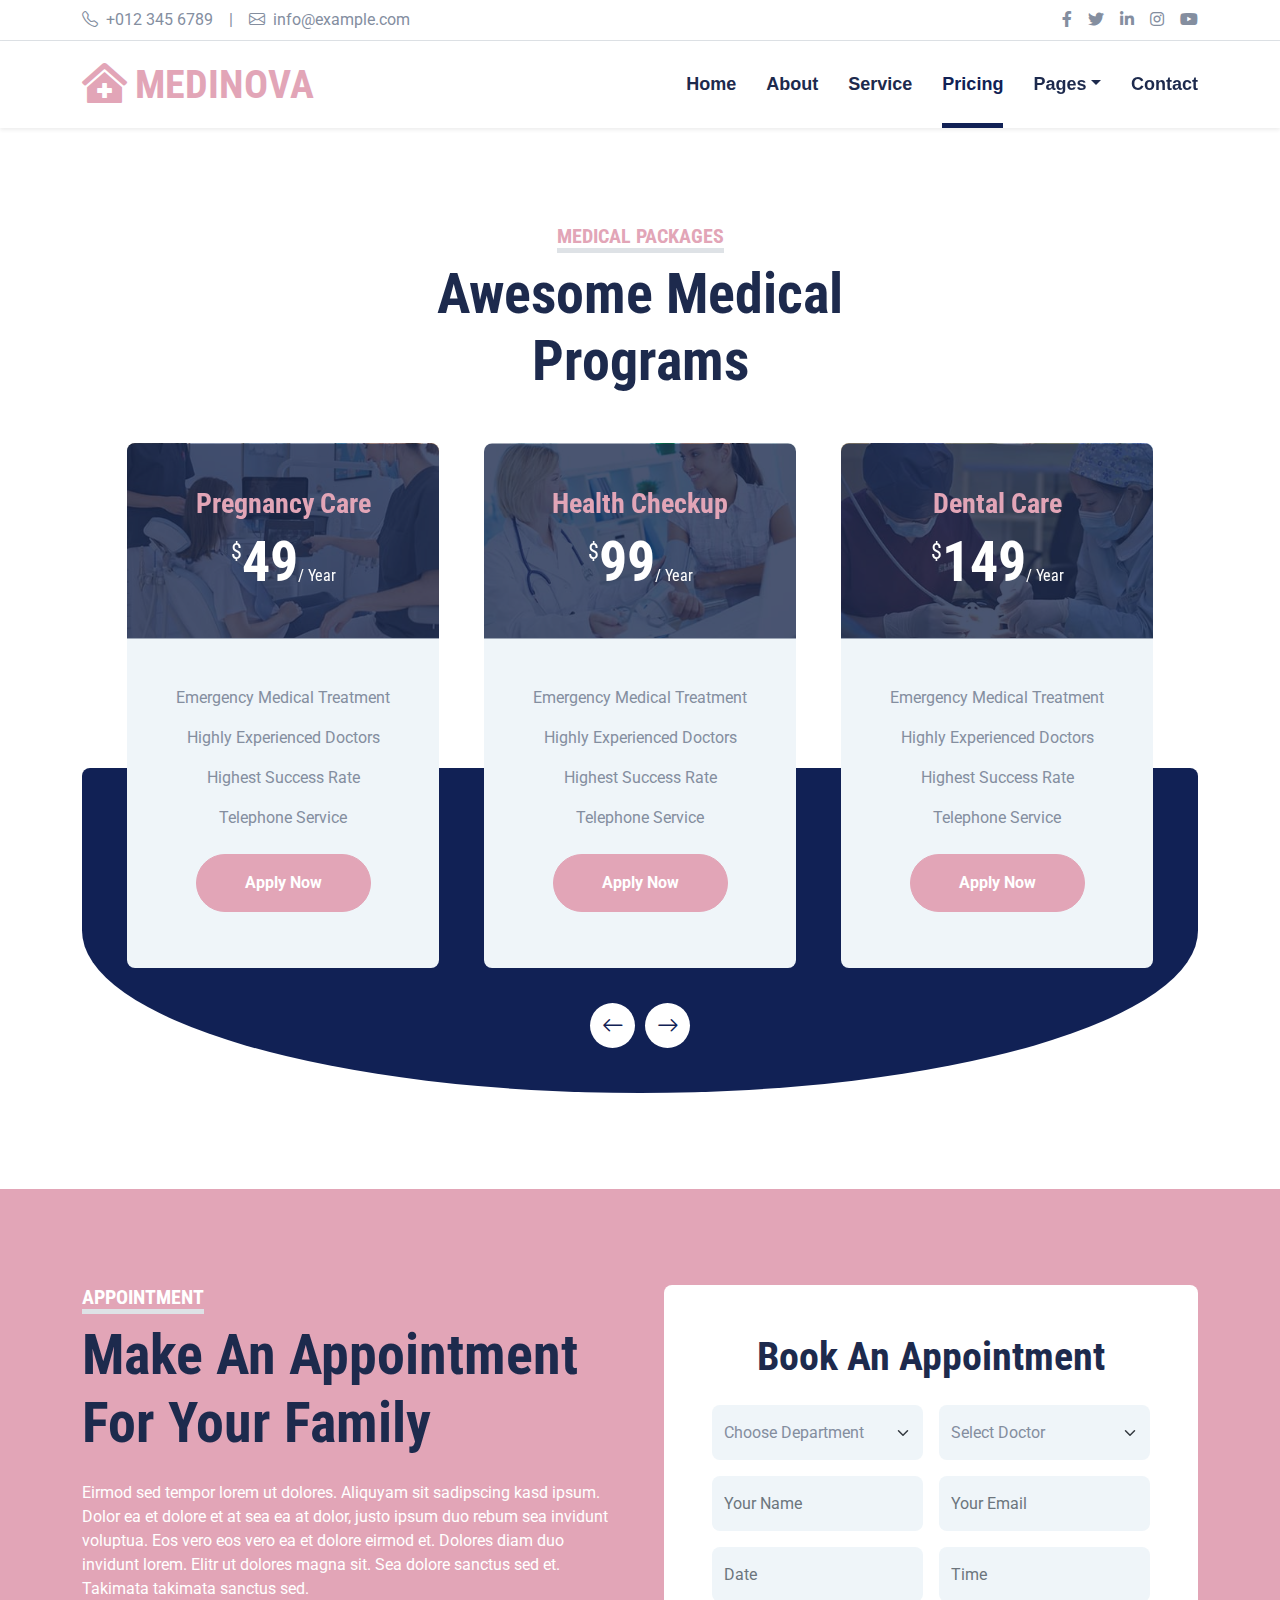
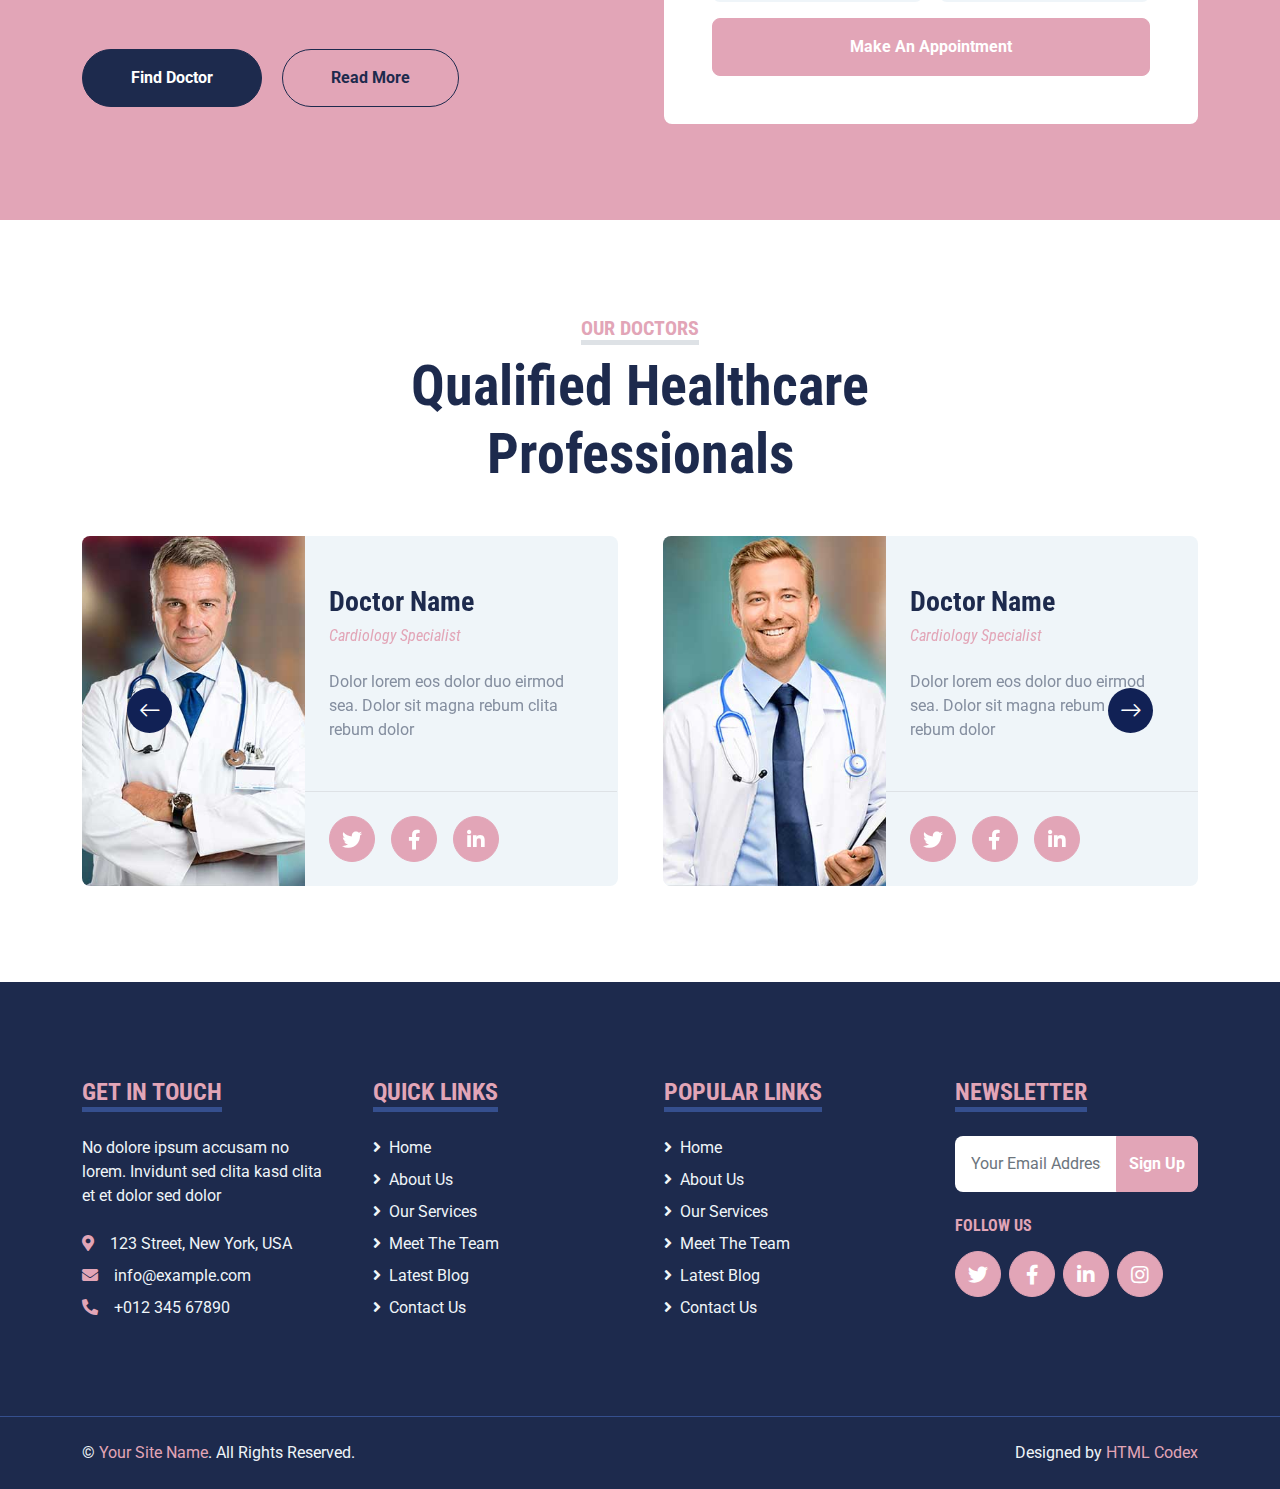
<file: web2/price.html>
<!DOCTYPE html>
<html lang="en">

<head>
    <meta charset="utf-8">
    <title>MEDINOVA - Hospital Website Template</title>
    <meta content="width=device-width, initial-scale=1.0" name="viewport">
    <meta content="Free HTML Templates" name="keywords">
    <meta content="Free HTML Templates" name="description">

    <!-- Favicon -->
    <link href="img/favicon.ico" rel="icon">

    <!-- Google Web Fonts -->
    <link rel="preconnect" href="https://fonts.gstatic.com">
    <link href="https://fonts.googleapis.com/css2?family=Roboto+Condensed:wght@400;700&family=Roboto:wght@400;700&display=swap" rel="stylesheet">  

    <!-- Icon Font Stylesheet -->
    <link href="https://cdnjs.cloudflare.com/ajax/libs/font-awesome/5.15.0/css/all.min.css" rel="stylesheet">
    <link href="https://cdn.jsdelivr.net/npm/bootstrap-icons@1.4.1/font/bootstrap-icons.css" rel="stylesheet">

    <!-- Libraries Stylesheet -->
    <link href="lib/owlcarousel/assets/owl.carousel.min.css" rel="stylesheet">
    <link href="lib/tempusdominus/css/tempusdominus-bootstrap-4.min.css" rel="stylesheet" />

    <!-- Customized Bootstrap Stylesheet -->
    <link href="css/bootstrap.min.css" rel="stylesheet">

    <!-- Template Stylesheet -->
    <link href="css/style.css" rel="stylesheet">
</head>

<body>
    <!-- Topbar Start -->
    <div class="container-fluid py-2 border-bottom d-none d-lg-block">
        <div class="container">
            <div class="row">
                <div class="col-md-6 text-center text-lg-start mb-2 mb-lg-0">
                    <div class="d-inline-flex align-items-center">
                        <a class="text-decoration-none text-body pe-3" href=""><i class="bi bi-telephone me-2"></i>+012 345 6789</a>
                        <span class="text-body">|</span>
                        <a class="text-decoration-none text-body px-3" href=""><i class="bi bi-envelope me-2"></i>info@example.com</a>
                    </div>
                </div>
                <div class="col-md-6 text-center text-lg-end">
                    <div class="d-inline-flex align-items-center">
                        <a class="text-body px-2" href="">
                            <i class="fab fa-facebook-f"></i>
                        </a>
                        <a class="text-body px-2" href="">
                            <i class="fab fa-twitter"></i>
                        </a>
                        <a class="text-body px-2" href="">
                            <i class="fab fa-linkedin-in"></i>
                        </a>
                        <a class="text-body px-2" href="">
                            <i class="fab fa-instagram"></i>
                        </a>
                        <a class="text-body ps-2" href="">
                            <i class="fab fa-youtube"></i>
                        </a>
                    </div>
                </div>
            </div>
        </div>
    </div>
    <!-- Topbar End -->


    <!-- Navbar Start -->
    <div class="container-fluid sticky-top bg-white shadow-sm mb-5">
        <div class="container">
            <nav class="navbar navbar-expand-lg bg-white navbar-light py-3 py-lg-0">
                <a href="index.html" class="navbar-brand">
                    <h1 class="m-0 text-uppercase text-primary"><i class="fa fa-clinic-medical me-2"></i>Medinova</h1>
                </a>
                <button class="navbar-toggler" type="button" data-bs-toggle="collapse" data-bs-target="#navbarCollapse">
                    <span class="navbar-toggler-icon"></span>
                </button>
                <div class="collapse navbar-collapse" id="navbarCollapse">
                    <div class="navbar-nav ms-auto py-0">
                        <a href="index.html" class="nav-item nav-link">Home</a>
                        <a href="about.html" class="nav-item nav-link">About</a>
                        <a href="service.html" class="nav-item nav-link">Service</a>
                        <a href="price.html" class="nav-item nav-link active">Pricing</a>
                        <div class="nav-item dropdown">
                            <a href="#" class="nav-link dropdown-toggle" data-bs-toggle="dropdown">Pages</a>
                            <div class="dropdown-menu m-0">
                                <a href="blog.html" class="dropdown-item">Blog Grid</a>
                                <a href="detail.html" class="dropdown-item">Blog Detail</a>
                                <a href="team.html" class="dropdown-item">The Team</a>
                                <a href="testimonial.html" class="dropdown-item">Testimonial</a>
                                <a href="appointment.html" class="dropdown-item">Appointment</a>
                                <a href="search.html" class="dropdown-item">Search</a>
                            </div>
                        </div>
                        <a href="contact.html" class="nav-item nav-link">Contact</a>
                    </div>
                </div>
            </nav>
        </div>
    </div>
    <!-- Navbar End -->


    <!-- Pricing Plan Start -->
    <div class="container-fluid py-5">
        <div class="container">
            <div class="text-center mx-auto mb-5" style="max-width: 500px;">
                <h5 class="d-inline-block text-primary text-uppercase border-bottom border-5">Medical Packages</h5>
                <h1 class="display-4">Awesome Medical Programs</h1>
            </div>
            <div class="owl-carousel price-carousel position-relative" style="padding: 0 45px 45px 45px;">
                <div class="bg-light rounded text-center">
                    <div class="position-relative">
                        <img class="img-fluid rounded-top" src="img/price-1.jpg" alt="">
                        <div class="position-absolute w-100 h-100 top-50 start-50 translate-middle rounded-top d-flex flex-column align-items-center justify-content-center" style="background: rgba(29, 42, 77, .8);">
                            <h3 class="text-primary">Pregnancy Care</h3>
                            <h1 class="display-4 text-white mb-0">
                                <small class="align-top fw-normal" style="font-size: 22px; line-height: 45px;">$</small>49<small class="align-bottom fw-normal" style="font-size: 16px; line-height: 40px;">/ Year</small>
                            </h1>
                        </div>
                    </div>
                    <div class="text-center py-5">
                        <p>Emergency Medical Treatment</p>
                        <p>Highly Experienced Doctors</p>
                        <p>Highest Success Rate</p>
                        <p>Telephone Service</p>
                        <a href="" class="btn btn-primary rounded-pill py-3 px-5 my-2">Apply Now</a>
                    </div>
                </div>
                <div class="bg-light rounded text-center">
                    <div class="position-relative">
                        <img class="img-fluid rounded-top" src="img/price-2.jpg" alt="">
                        <div class="position-absolute w-100 h-100 top-50 start-50 translate-middle rounded-top d-flex flex-column align-items-center justify-content-center" style="background: rgba(29, 42, 77, .8);">
                            <h3 class="text-primary">Health Checkup</h3>
                            <h1 class="display-4 text-white mb-0">
                                <small class="align-top fw-normal" style="font-size: 22px; line-height: 45px;">$</small>99<small class="align-bottom fw-normal" style="font-size: 16px; line-height: 40px;">/ Year</small>
                            </h1>
                        </div>
                    </div>
                    <div class="text-center py-5">
                        <p>Emergency Medical Treatment</p>
                        <p>Highly Experienced Doctors</p>
                        <p>Highest Success Rate</p>
                        <p>Telephone Service</p>
                        <a href="" class="btn btn-primary rounded-pill py-3 px-5 my-2">Apply Now</a>
                    </div>
                </div>
                <div class="bg-light rounded text-center">
                    <div class="position-relative">
                        <img class="img-fluid rounded-top" src="img/price-3.jpg" alt="">
                        <div class="position-absolute w-100 h-100 top-50 start-50 translate-middle rounded-top d-flex flex-column align-items-center justify-content-center" style="background: rgba(29, 42, 77, .8);">
                            <h3 class="text-primary">Dental Care</h3>
                            <h1 class="display-4 text-white mb-0">
                                <small class="align-top fw-normal" style="font-size: 22px; line-height: 45px;">$</small>149<small class="align-bottom fw-normal" style="font-size: 16px; line-height: 40px;">/ Year</small>
                            </h1>
                        </div>
                    </div>
                    <div class="text-center py-5">
                        <p>Emergency Medical Treatment</p>
                        <p>Highly Experienced Doctors</p>
                        <p>Highest Success Rate</p>
                        <p>Telephone Service</p>
                        <a href="" class="btn btn-primary rounded-pill py-3 px-5 my-2">Apply Now</a>
                    </div>
                </div>
                <div class="bg-light rounded text-center">
                    <div class="position-relative">
                        <img class="img-fluid rounded-top" src="img/price-4.jpg" alt="">
                        <div class="position-absolute w-100 h-100 top-50 start-50 translate-middle rounded-top d-flex flex-column align-items-center justify-content-center" style="background: rgba(29, 42, 77, .8);">
                            <h3 class="text-primary">Operation & Surgery</h3>
                            <h1 class="display-4 text-white mb-0">
                                <small class="align-top fw-normal" style="font-size: 22px; line-height: 45px;">$</small>199<small class="align-bottom fw-normal" style="font-size: 16px; line-height: 40px;">/ Year</small>
                            </h1>
                        </div>
                    </div>
                    <div class="text-center py-5">
                        <p>Emergency Medical Treatment</p>
                        <p>Highly Experienced Doctors</p>
                        <p>Highest Success Rate</p>
                        <p>Telephone Service</p>
                        <a href="" class="btn btn-primary rounded-pill py-3 px-5 my-2">Apply Now</a>
                    </div>
                </div>
            </div>
        </div>
    </div>
    <!-- Pricing Plan End -->


    <!-- Appointment Start -->
    <div class="container-fluid bg-primary my-5 py-5">
        <div class="container py-5">
            <div class="row gx-5">
                <div class="col-lg-6 mb-5 mb-lg-0">
                    <div class="mb-4">
                        <h5 class="d-inline-block text-white text-uppercase border-bottom border-5">Appointment</h5>
                        <h1 class="display-4">Make An Appointment For Your Family</h1>
                    </div>
                    <p class="text-white mb-5">Eirmod sed tempor lorem ut dolores. Aliquyam sit sadipscing kasd ipsum. Dolor ea et dolore et at sea ea at dolor, justo ipsum duo rebum sea invidunt voluptua. Eos vero eos vero ea et dolore eirmod et. Dolores diam duo invidunt lorem. Elitr ut dolores magna sit. Sea dolore sanctus sed et. Takimata takimata sanctus sed.</p>
                    <a class="btn btn-dark rounded-pill py-3 px-5 me-3" href="">Find Doctor</a>
                    <a class="btn btn-outline-dark rounded-pill py-3 px-5" href="">Read More</a>
                </div>
                <div class="col-lg-6">
                    <div class="bg-white text-center rounded p-5">
                        <h1 class="mb-4">Book An Appointment</h1>
                        <form>
                            <div class="row g-3">
                                <div class="col-12 col-sm-6">
                                    <select class="form-select bg-light border-0" style="height: 55px;">
                                        <option selected>Choose Department</option>
                                        <option value="1">Department 1</option>
                                        <option value="2">Department 2</option>
                                        <option value="3">Department 3</option>
                                    </select>
                                </div>
                                <div class="col-12 col-sm-6">
                                    <select class="form-select bg-light border-0" style="height: 55px;">
                                        <option selected>Select Doctor</option>
                                        <option value="1">Doctor 1</option>
                                        <option value="2">Doctor 2</option>
                                        <option value="3">Doctor 3</option>
                                    </select>
                                </div>
                                <div class="col-12 col-sm-6">
                                    <input type="text" class="form-control bg-light border-0" placeholder="Your Name" style="height: 55px;">
                                </div>
                                <div class="col-12 col-sm-6">
                                    <input type="email" class="form-control bg-light border-0" placeholder="Your Email" style="height: 55px;">
                                </div>
                                <div class="col-12 col-sm-6">
                                    <div class="date" id="date" data-target-input="nearest">
                                        <input type="text"
                                            class="form-control bg-light border-0 datetimepicker-input"
                                            placeholder="Date" data-target="#date" data-toggle="datetimepicker" style="height: 55px;">
                                    </div>
                                </div>
                                <div class="col-12 col-sm-6">
                                    <div class="time" id="time" data-target-input="nearest">
                                        <input type="text"
                                            class="form-control bg-light border-0 datetimepicker-input"
                                            placeholder="Time" data-target="#time" data-toggle="datetimepicker" style="height: 55px;">
                                    </div>
                                </div>
                                <div class="col-12">
                                    <button class="btn btn-primary w-100 py-3" type="submit">Make An Appointment</button>
                                </div>
                            </div>
                        </form>
                    </div>
                </div>
            </div>
        </div>
    </div>
    <!-- Appointment End -->


    <!-- Team Start -->
    <div class="container-fluid py-5">
        <div class="container">
            <div class="text-center mx-auto mb-5" style="max-width: 500px;">
                <h5 class="d-inline-block text-primary text-uppercase border-bottom border-5">Our Doctors</h5>
                <h1 class="display-4">Qualified Healthcare Professionals</h1>
            </div>
            <div class="owl-carousel team-carousel position-relative">
                <div class="team-item">
                    <div class="row g-0 bg-light rounded overflow-hidden">
                        <div class="col-12 col-sm-5 h-100">
                            <img class="img-fluid h-100" src="img/team-1.jpg" style="object-fit: cover;">
                        </div>
                        <div class="col-12 col-sm-7 h-100 d-flex flex-column">
                            <div class="mt-auto p-4">
                                <h3>Doctor Name</h3>
                                <h6 class="fw-normal fst-italic text-primary mb-4">Cardiology Specialist</h6>
                                <p class="m-0">Dolor lorem eos dolor duo eirmod sea. Dolor sit magna rebum clita rebum dolor</p>
                            </div>
                            <div class="d-flex mt-auto border-top p-4">
                                <a class="btn btn-lg btn-primary btn-lg-square rounded-circle me-3" href="#"><i class="fab fa-twitter"></i></a>
                                <a class="btn btn-lg btn-primary btn-lg-square rounded-circle me-3" href="#"><i class="fab fa-facebook-f"></i></a>
                                <a class="btn btn-lg btn-primary btn-lg-square rounded-circle" href="#"><i class="fab fa-linkedin-in"></i></a>
                            </div>
                        </div>
                    </div>
                </div>
                <div class="team-item">
                    <div class="row g-0 bg-light rounded overflow-hidden">
                        <div class="col-12 col-sm-5 h-100">
                            <img class="img-fluid h-100" src="img/team-2.jpg" style="object-fit: cover;">
                        </div>
                        <div class="col-12 col-sm-7 h-100 d-flex flex-column">
                            <div class="mt-auto p-4">
                                <h3>Doctor Name</h3>
                                <h6 class="fw-normal fst-italic text-primary mb-4">Cardiology Specialist</h6>
                                <p class="m-0">Dolor lorem eos dolor duo eirmod sea. Dolor sit magna rebum clita rebum dolor</p>
                            </div>
                            <div class="d-flex mt-auto border-top p-4">
                                <a class="btn btn-lg btn-primary btn-lg-square rounded-circle me-3" href="#"><i class="fab fa-twitter"></i></a>
                                <a class="btn btn-lg btn-primary btn-lg-square rounded-circle me-3" href="#"><i class="fab fa-facebook-f"></i></a>
                                <a class="btn btn-lg btn-primary btn-lg-square rounded-circle" href="#"><i class="fab fa-linkedin-in"></i></a>
                            </div>
                        </div>
                    </div>
                </div>
                <div class="team-item">
                    <div class="row g-0 bg-light rounded overflow-hidden">
                        <div class="col-12 col-sm-5 h-100">
                            <img class="img-fluid h-100" src="img/team-3.jpg" style="object-fit: cover;">
                        </div>
                        <div class="col-12 col-sm-7 h-100 d-flex flex-column">
                            <div class="mt-auto p-4">
                                <h3>Doctor Name</h3>
                                <h6 class="fw-normal fst-italic text-primary mb-4">Cardiology Specialist</h6>
                                <p class="m-0">Dolor lorem eos dolor duo eirmod sea. Dolor sit magna rebum clita rebum dolor</p>
                            </div>
                            <div class="d-flex mt-auto border-top p-4">
                                <a class="btn btn-lg btn-primary btn-lg-square rounded-circle me-3" href="#"><i class="fab fa-twitter"></i></a>
                                <a class="btn btn-lg btn-primary btn-lg-square rounded-circle me-3" href="#"><i class="fab fa-facebook-f"></i></a>
                                <a class="btn btn-lg btn-primary btn-lg-square rounded-circle" href="#"><i class="fab fa-linkedin-in"></i></a>
                            </div>
                        </div>
                    </div>
                </div>
            </div>
        </div>
    </div>
    <!-- Team End -->


    <!-- Footer Start -->
    <div class="container-fluid bg-dark text-light mt-5 py-5">
        <div class="container py-5">
            <div class="row g-5">
                <div class="col-lg-3 col-md-6">
                    <h4 class="d-inline-block text-primary text-uppercase border-bottom border-5 border-secondary mb-4">Get In Touch</h4>
                    <p class="mb-4">No dolore ipsum accusam no lorem. Invidunt sed clita kasd clita et et dolor sed dolor</p>
                    <p class="mb-2"><i class="fa fa-map-marker-alt text-primary me-3"></i>123 Street, New York, USA</p>
                    <p class="mb-2"><i class="fa fa-envelope text-primary me-3"></i>info@example.com</p>
                    <p class="mb-0"><i class="fa fa-phone-alt text-primary me-3"></i>+012 345 67890</p>
                </div>
                <div class="col-lg-3 col-md-6">
                    <h4 class="d-inline-block text-primary text-uppercase border-bottom border-5 border-secondary mb-4">Quick Links</h4>
                    <div class="d-flex flex-column justify-content-start">
                        <a class="text-light mb-2" href="#"><i class="fa fa-angle-right me-2"></i>Home</a>
                        <a class="text-light mb-2" href="#"><i class="fa fa-angle-right me-2"></i>About Us</a>
                        <a class="text-light mb-2" href="#"><i class="fa fa-angle-right me-2"></i>Our Services</a>
                        <a class="text-light mb-2" href="#"><i class="fa fa-angle-right me-2"></i>Meet The Team</a>
                        <a class="text-light mb-2" href="#"><i class="fa fa-angle-right me-2"></i>Latest Blog</a>
                        <a class="text-light" href="#"><i class="fa fa-angle-right me-2"></i>Contact Us</a>
                    </div>
                </div>
                <div class="col-lg-3 col-md-6">
                    <h4 class="d-inline-block text-primary text-uppercase border-bottom border-5 border-secondary mb-4">Popular Links</h4>
                    <div class="d-flex flex-column justify-content-start">
                        <a class="text-light mb-2" href="#"><i class="fa fa-angle-right me-2"></i>Home</a>
                        <a class="text-light mb-2" href="#"><i class="fa fa-angle-right me-2"></i>About Us</a>
                        <a class="text-light mb-2" href="#"><i class="fa fa-angle-right me-2"></i>Our Services</a>
                        <a class="text-light mb-2" href="#"><i class="fa fa-angle-right me-2"></i>Meet The Team</a>
                        <a class="text-light mb-2" href="#"><i class="fa fa-angle-right me-2"></i>Latest Blog</a>
                        <a class="text-light" href="#"><i class="fa fa-angle-right me-2"></i>Contact Us</a>
                    </div>
                </div>
                <div class="col-lg-3 col-md-6">
                    <h4 class="d-inline-block text-primary text-uppercase border-bottom border-5 border-secondary mb-4">Newsletter</h4>
                    <form action="">
                        <div class="input-group">
                            <input type="text" class="form-control p-3 border-0" placeholder="Your Email Address">
                            <button class="btn btn-primary">Sign Up</button>
                        </div>
                    </form>
                    <h6 class="text-primary text-uppercase mt-4 mb-3">Follow Us</h6>
                    <div class="d-flex">
                        <a class="btn btn-lg btn-primary btn-lg-square rounded-circle me-2" href="#"><i class="fab fa-twitter"></i></a>
                        <a class="btn btn-lg btn-primary btn-lg-square rounded-circle me-2" href="#"><i class="fab fa-facebook-f"></i></a>
                        <a class="btn btn-lg btn-primary btn-lg-square rounded-circle me-2" href="#"><i class="fab fa-linkedin-in"></i></a>
                        <a class="btn btn-lg btn-primary btn-lg-square rounded-circle" href="#"><i class="fab fa-instagram"></i></a>
                    </div>
                </div>
            </div>
        </div>
    </div>
    <div class="container-fluid bg-dark text-light border-top border-secondary py-4">
        <div class="container">
            <div class="row g-5">
                <div class="col-md-6 text-center text-md-start">
                    <p class="mb-md-0">&copy; <a class="text-primary" href="#">Your Site Name</a>. All Rights Reserved.</p>
                </div>
                <div class="col-md-6 text-center text-md-end">
                    <p class="mb-0">Designed by <a class="text-primary" href="https://htmlcodex.com">HTML Codex</a></p>
                </div>
            </div>
        </div>
    </div>
    <!-- Footer End -->


    <!-- Back to Top -->
    <a href="#" class="btn btn-lg btn-primary btn-lg-square back-to-top"><i class="bi bi-arrow-up"></i></a>


    <!-- JavaScript Libraries -->
    <script src="https://code.jquery.com/jquery-3.4.1.min.js"></script>
    <script src="https://cdn.jsdelivr.net/npm/bootstrap@5.0.0/dist/js/bootstrap.bundle.min.js"></script>
    <script src="lib/easing/easing.min.js"></script>
    <script src="lib/waypoints/waypoints.min.js"></script>
    <script src="lib/owlcarousel/owl.carousel.min.js"></script>
    <script src="lib/tempusdominus/js/moment.min.js"></script>
    <script src="lib/tempusdominus/js/moment-timezone.min.js"></script>
    <script src="lib/tempusdominus/js/tempusdominus-bootstrap-4.min.js"></script>

    <!-- Template Javascript -->
    <script src="js/main.js"></script>
</body>

</html>
</file>
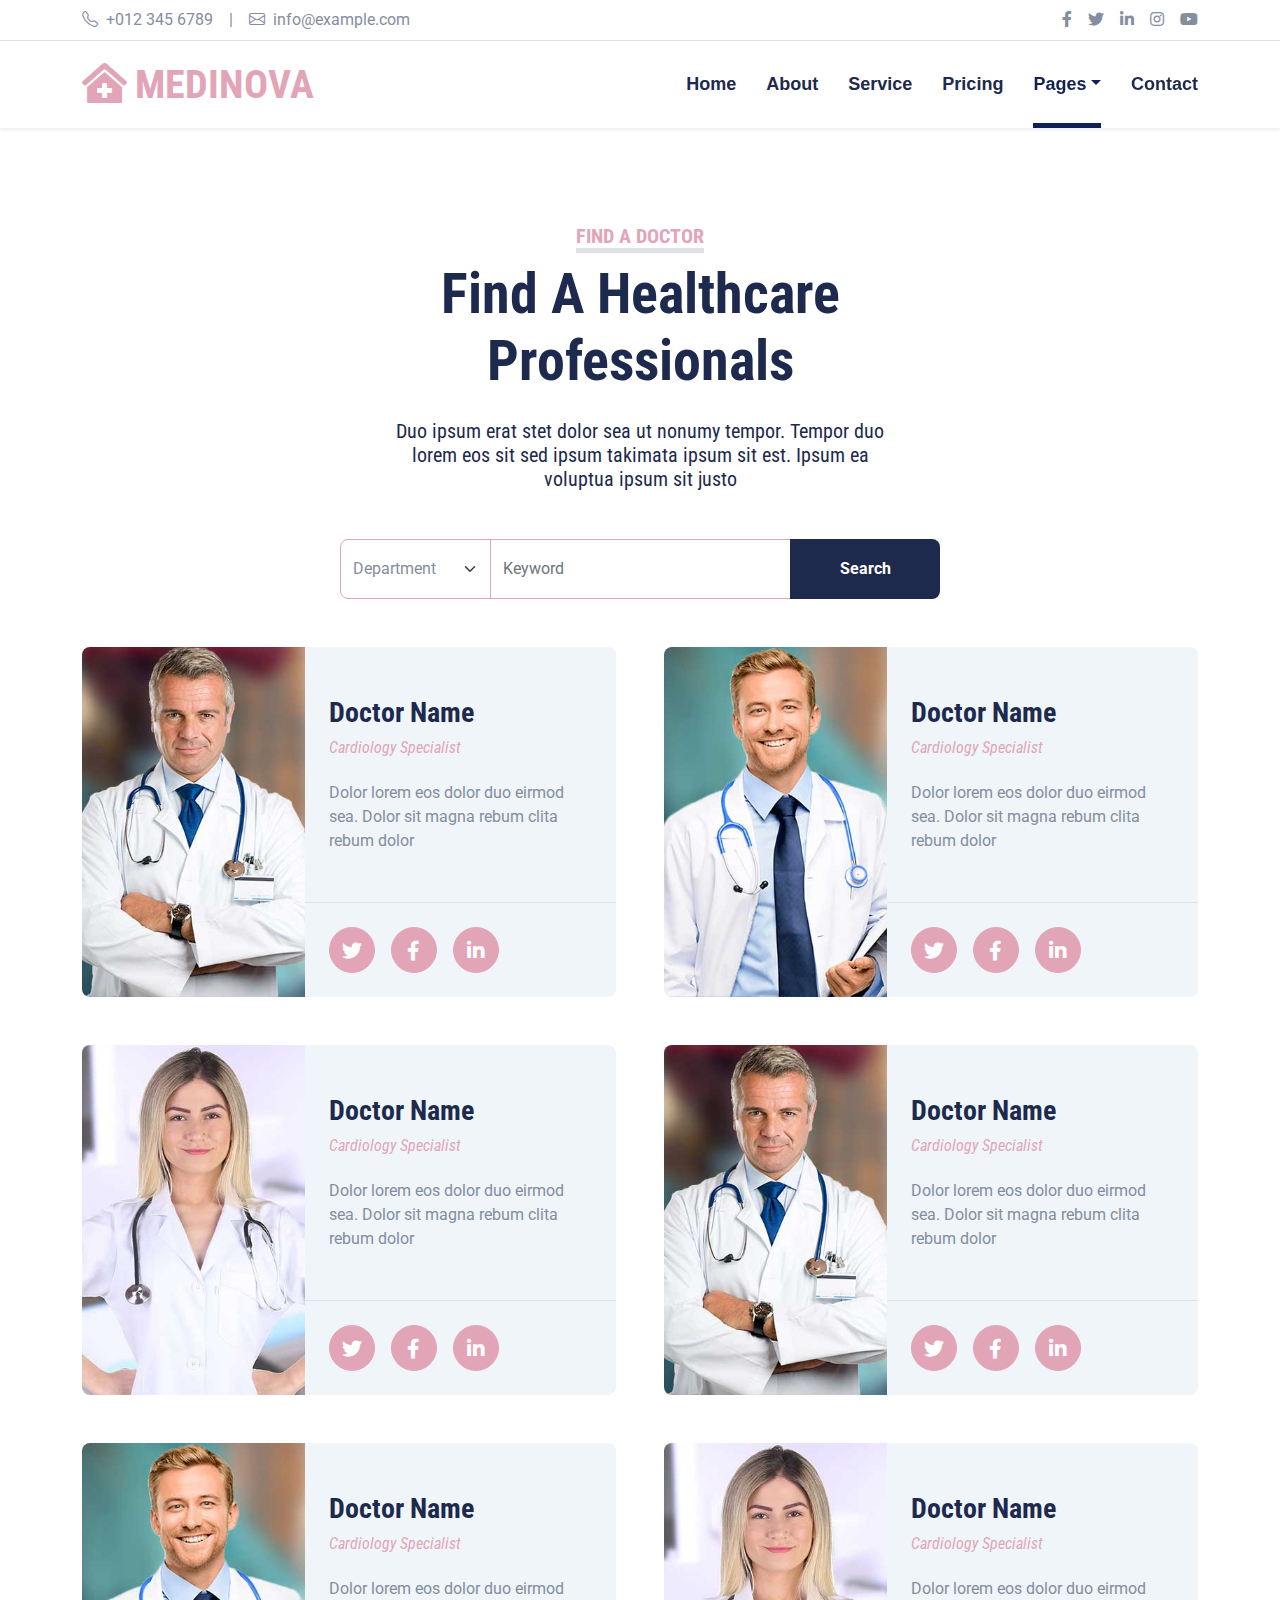
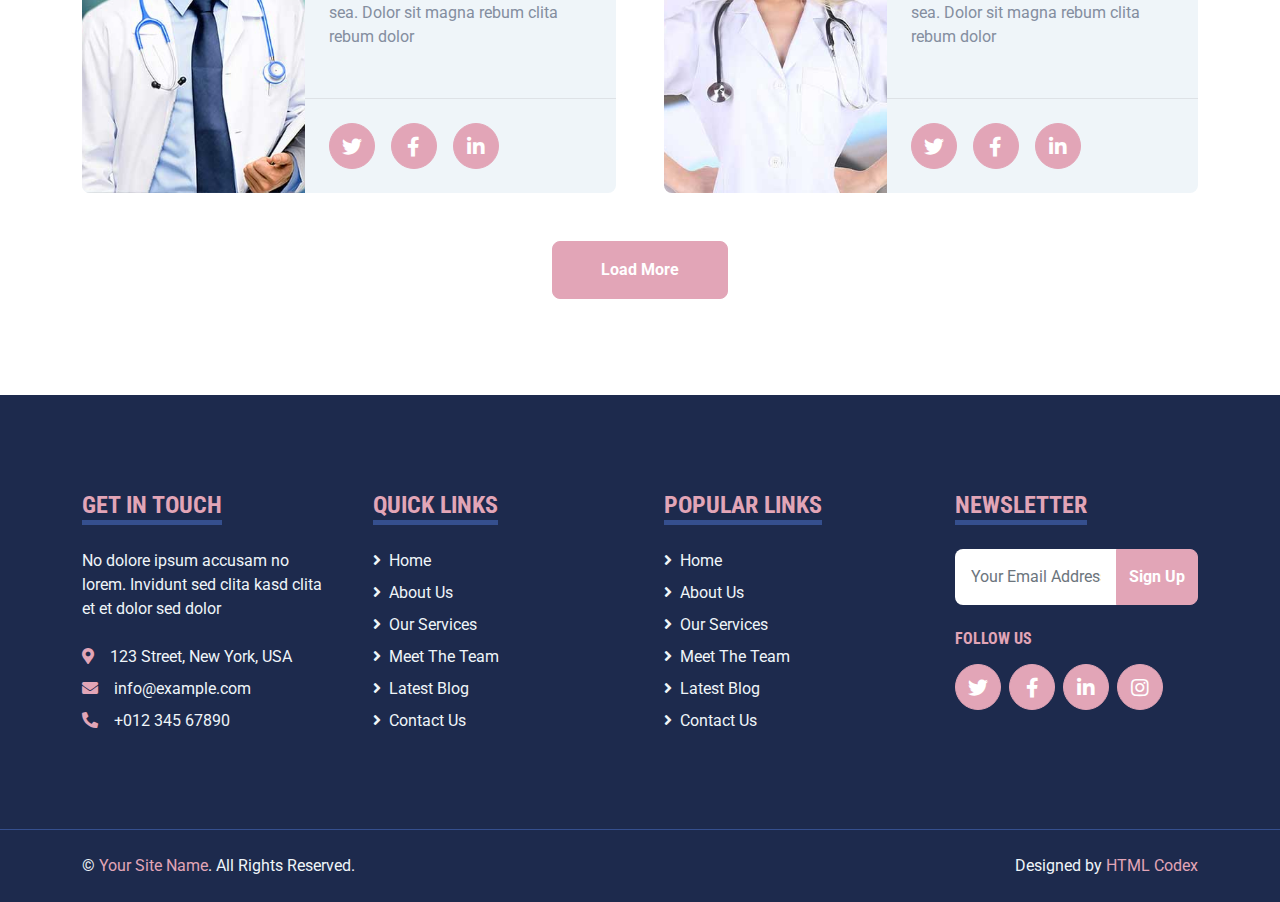
<file: web2/search.html>
<!DOCTYPE html>
<html lang="en">

<head>
    <meta charset="utf-8">
    <title>MEDINOVA - Hospital Website Template</title>
    <meta content="width=device-width, initial-scale=1.0" name="viewport">
    <meta content="Free HTML Templates" name="keywords">
    <meta content="Free HTML Templates" name="description">

    <!-- Favicon -->
    <link href="img/favicon.ico" rel="icon">

    <!-- Google Web Fonts -->
    <link rel="preconnect" href="https://fonts.gstatic.com">
    <link href="https://fonts.googleapis.com/css2?family=Roboto+Condensed:wght@400;700&family=Roboto:wght@400;700&display=swap" rel="stylesheet">  

    <!-- Icon Font Stylesheet -->
    <link href="https://cdnjs.cloudflare.com/ajax/libs/font-awesome/5.15.0/css/all.min.css" rel="stylesheet">
    <link href="https://cdn.jsdelivr.net/npm/bootstrap-icons@1.4.1/font/bootstrap-icons.css" rel="stylesheet">

    <!-- Libraries Stylesheet -->
    <link href="lib/owlcarousel/assets/owl.carousel.min.css" rel="stylesheet">
    <link href="lib/tempusdominus/css/tempusdominus-bootstrap-4.min.css" rel="stylesheet" />

    <!-- Customized Bootstrap Stylesheet -->
    <link href="css/bootstrap.min.css" rel="stylesheet">

    <!-- Template Stylesheet -->
    <link href="css/style.css" rel="stylesheet">
</head>

<body>
    <!-- Topbar Start -->
    <div class="container-fluid py-2 border-bottom d-none d-lg-block">
        <div class="container">
            <div class="row">
                <div class="col-md-6 text-center text-lg-start mb-2 mb-lg-0">
                    <div class="d-inline-flex align-items-center">
                        <a class="text-decoration-none text-body pe-3" href=""><i class="bi bi-telephone me-2"></i>+012 345 6789</a>
                        <span class="text-body">|</span>
                        <a class="text-decoration-none text-body px-3" href=""><i class="bi bi-envelope me-2"></i>info@example.com</a>
                    </div>
                </div>
                <div class="col-md-6 text-center text-lg-end">
                    <div class="d-inline-flex align-items-center">
                        <a class="text-body px-2" href="">
                            <i class="fab fa-facebook-f"></i>
                        </a>
                        <a class="text-body px-2" href="">
                            <i class="fab fa-twitter"></i>
                        </a>
                        <a class="text-body px-2" href="">
                            <i class="fab fa-linkedin-in"></i>
                        </a>
                        <a class="text-body px-2" href="">
                            <i class="fab fa-instagram"></i>
                        </a>
                        <a class="text-body ps-2" href="">
                            <i class="fab fa-youtube"></i>
                        </a>
                    </div>
                </div>
            </div>
        </div>
    </div>
    <!-- Topbar End -->


    <!-- Navbar Start -->
    <div class="container-fluid sticky-top bg-white shadow-sm mb-5">
        <div class="container">
            <nav class="navbar navbar-expand-lg bg-white navbar-light py-3 py-lg-0">
                <a href="index.html" class="navbar-brand">
                    <h1 class="m-0 text-uppercase text-primary"><i class="fa fa-clinic-medical me-2"></i>Medinova</h1>
                </a>
                <button class="navbar-toggler" type="button" data-bs-toggle="collapse" data-bs-target="#navbarCollapse">
                    <span class="navbar-toggler-icon"></span>
                </button>
                <div class="collapse navbar-collapse" id="navbarCollapse">
                    <div class="navbar-nav ms-auto py-0">
                        <a href="index.html" class="nav-item nav-link">Home</a>
                        <a href="about.html" class="nav-item nav-link">About</a>
                        <a href="service.html" class="nav-item nav-link">Service</a>
                        <a href="price.html" class="nav-item nav-link">Pricing</a>
                        <div class="nav-item dropdown">
                            <a href="#" class="nav-link dropdown-toggle active" data-bs-toggle="dropdown">Pages</a>
                            <div class="dropdown-menu m-0">
                                <a href="blog.html" class="dropdown-item">Blog Grid</a>
                                <a href="detail.html" class="dropdown-item">Blog Detail</a>
                                <a href="team.html" class="dropdown-item">The Team</a>
                                <a href="testimonial.html" class="dropdown-item">Testimonial</a>
                                <a href="appointment.html" class="dropdown-item">Appointment</a>
                                <a href="search.html" class="dropdown-item active">Search</a>
                            </div>
                        </div>
                        <a href="contact.html" class="nav-item nav-link">Contact</a>
                    </div>
                </div>
            </nav>
        </div>
    </div>
    <!-- Navbar End -->


    <!-- Search Start -->
    <div class="container-fluid pt-5">
        <div class="container">
            <div class="text-center mx-auto mb-5" style="max-width: 500px;">
                <h5 class="d-inline-block text-primary text-uppercase border-bottom border-5">Find A Doctor</h5>
                <h1 class="display-4 mb-4">Find A Healthcare Professionals</h1>
                <h5 class="fw-normal">Duo ipsum erat stet dolor sea ut nonumy tempor. Tempor duo lorem eos sit sed ipsum takimata ipsum sit est. Ipsum ea voluptua ipsum sit justo</h5>
            </div>
            <div class="mx-auto" style="width: 100%; max-width: 600px;">
                <div class="input-group">
                    <select class="form-select border-primary w-25" style="height: 60px;">
                        <option selected>Department</option>
                        <option value="1">Department 1</option>
                        <option value="2">Department 2</option>
                        <option value="3">Department 3</option>
                    </select>
                    <input type="text" class="form-control border-primary w-50" placeholder="Keyword">
                    <button class="btn btn-dark border-0 w-25">Search</button>
                </div>
            </div>
        </div>
    </div>
    <!-- Search End -->


    <!-- Search Result Start -->
    <div class="container-fluid py-5">
        <div class="container">
            <div class="row g-5">
                <div class="col-lg-6 team-item">
                    <div class="row g-0 bg-light rounded overflow-hidden">
                        <div class="col-12 col-sm-5 h-100">
                            <img class="img-fluid h-100" src="img/team-1.jpg" style="object-fit: cover;">
                        </div>
                        <div class="col-12 col-sm-7 h-100 d-flex flex-column">
                            <div class="mt-auto p-4">
                                <h3>Doctor Name</h3>
                                <h6 class="fw-normal fst-italic text-primary mb-4">Cardiology Specialist</h6>
                                <p class="m-0">Dolor lorem eos dolor duo eirmod sea. Dolor sit magna rebum clita rebum dolor</p>
                            </div>
                            <div class="d-flex mt-auto border-top p-4">
                                <a class="btn btn-lg btn-primary btn-lg-square rounded-circle me-3" href="#"><i class="fab fa-twitter"></i></a>
                                <a class="btn btn-lg btn-primary btn-lg-square rounded-circle me-3" href="#"><i class="fab fa-facebook-f"></i></a>
                                <a class="btn btn-lg btn-primary btn-lg-square rounded-circle" href="#"><i class="fab fa-linkedin-in"></i></a>
                            </div>
                        </div>
                    </div>
                </div>
                <div class="col-lg-6 team-item">
                    <div class="row g-0 bg-light rounded overflow-hidden">
                        <div class="col-12 col-sm-5 h-100">
                            <img class="img-fluid h-100" src="img/team-2.jpg" style="object-fit: cover;">
                        </div>
                        <div class="col-12 col-sm-7 h-100 d-flex flex-column">
                            <div class="mt-auto p-4">
                                <h3>Doctor Name</h3>
                                <h6 class="fw-normal fst-italic text-primary mb-4">Cardiology Specialist</h6>
                                <p class="m-0">Dolor lorem eos dolor duo eirmod sea. Dolor sit magna rebum clita rebum dolor</p>
                            </div>
                            <div class="d-flex mt-auto border-top p-4">
                                <a class="btn btn-lg btn-primary btn-lg-square rounded-circle me-3" href="#"><i class="fab fa-twitter"></i></a>
                                <a class="btn btn-lg btn-primary btn-lg-square rounded-circle me-3" href="#"><i class="fab fa-facebook-f"></i></a>
                                <a class="btn btn-lg btn-primary btn-lg-square rounded-circle" href="#"><i class="fab fa-linkedin-in"></i></a>
                            </div>
                        </div>
                    </div>
                </div>
                <div class="col-lg-6 team-item">
                    <div class="row g-0 bg-light rounded overflow-hidden">
                        <div class="col-12 col-sm-5 h-100">
                            <img class="img-fluid h-100" src="img/team-3.jpg" style="object-fit: cover;">
                        </div>
                        <div class="col-12 col-sm-7 h-100 d-flex flex-column">
                            <div class="mt-auto p-4">
                                <h3>Doctor Name</h3>
                                <h6 class="fw-normal fst-italic text-primary mb-4">Cardiology Specialist</h6>
                                <p class="m-0">Dolor lorem eos dolor duo eirmod sea. Dolor sit magna rebum clita rebum dolor</p>
                            </div>
                            <div class="d-flex mt-auto border-top p-4">
                                <a class="btn btn-lg btn-primary btn-lg-square rounded-circle me-3" href="#"><i class="fab fa-twitter"></i></a>
                                <a class="btn btn-lg btn-primary btn-lg-square rounded-circle me-3" href="#"><i class="fab fa-facebook-f"></i></a>
                                <a class="btn btn-lg btn-primary btn-lg-square rounded-circle" href="#"><i class="fab fa-linkedin-in"></i></a>
                            </div>
                        </div>
                    </div>
                </div>
                <div class="col-lg-6 team-item">
                    <div class="row g-0 bg-light rounded overflow-hidden">
                        <div class="col-12 col-sm-5 h-100">
                            <img class="img-fluid h-100" src="img/team-1.jpg" style="object-fit: cover;">
                        </div>
                        <div class="col-12 col-sm-7 h-100 d-flex flex-column">
                            <div class="mt-auto p-4">
                                <h3>Doctor Name</h3>
                                <h6 class="fw-normal fst-italic text-primary mb-4">Cardiology Specialist</h6>
                                <p class="m-0">Dolor lorem eos dolor duo eirmod sea. Dolor sit magna rebum clita rebum dolor</p>
                            </div>
                            <div class="d-flex mt-auto border-top p-4">
                                <a class="btn btn-lg btn-primary btn-lg-square rounded-circle me-3" href="#"><i class="fab fa-twitter"></i></a>
                                <a class="btn btn-lg btn-primary btn-lg-square rounded-circle me-3" href="#"><i class="fab fa-facebook-f"></i></a>
                                <a class="btn btn-lg btn-primary btn-lg-square rounded-circle" href="#"><i class="fab fa-linkedin-in"></i></a>
                            </div>
                        </div>
                    </div>
                </div>
                <div class="col-lg-6 team-item">
                    <div class="row g-0 bg-light rounded overflow-hidden">
                        <div class="col-12 col-sm-5 h-100">
                            <img class="img-fluid h-100" src="img/team-2.jpg" style="object-fit: cover;">
                        </div>
                        <div class="col-12 col-sm-7 h-100 d-flex flex-column">
                            <div class="mt-auto p-4">
                                <h3>Doctor Name</h3>
                                <h6 class="fw-normal fst-italic text-primary mb-4">Cardiology Specialist</h6>
                                <p class="m-0">Dolor lorem eos dolor duo eirmod sea. Dolor sit magna rebum clita rebum dolor</p>
                            </div>
                            <div class="d-flex mt-auto border-top p-4">
                                <a class="btn btn-lg btn-primary btn-lg-square rounded-circle me-3" href="#"><i class="fab fa-twitter"></i></a>
                                <a class="btn btn-lg btn-primary btn-lg-square rounded-circle me-3" href="#"><i class="fab fa-facebook-f"></i></a>
                                <a class="btn btn-lg btn-primary btn-lg-square rounded-circle" href="#"><i class="fab fa-linkedin-in"></i></a>
                            </div>
                        </div>
                    </div>
                </div>
                <div class="col-lg-6 team-item">
                    <div class="row g-0 bg-light rounded overflow-hidden">
                        <div class="col-12 col-sm-5 h-100">
                            <img class="img-fluid h-100" src="img/team-3.jpg" style="object-fit: cover;">
                        </div>
                        <div class="col-12 col-sm-7 h-100 d-flex flex-column">
                            <div class="mt-auto p-4">
                                <h3>Doctor Name</h3>
                                <h6 class="fw-normal fst-italic text-primary mb-4">Cardiology Specialist</h6>
                                <p class="m-0">Dolor lorem eos dolor duo eirmod sea. Dolor sit magna rebum clita rebum dolor</p>
                            </div>
                            <div class="d-flex mt-auto border-top p-4">
                                <a class="btn btn-lg btn-primary btn-lg-square rounded-circle me-3" href="#"><i class="fab fa-twitter"></i></a>
                                <a class="btn btn-lg btn-primary btn-lg-square rounded-circle me-3" href="#"><i class="fab fa-facebook-f"></i></a>
                                <a class="btn btn-lg btn-primary btn-lg-square rounded-circle" href="#"><i class="fab fa-linkedin-in"></i></a>
                            </div>
                        </div>
                    </div>
                </div>
                <div class="col-12 text-center">
                    <button class="btn btn-primary py-3 px-5">Load More</button>
                </div>
            </div>
        </div>
    </div>
    <!-- Search Result End -->


    <!-- Footer Start -->
    <div class="container-fluid bg-dark text-light mt-5 py-5">
        <div class="container py-5">
            <div class="row g-5">
                <div class="col-lg-3 col-md-6">
                    <h4 class="d-inline-block text-primary text-uppercase border-bottom border-5 border-secondary mb-4">Get In Touch</h4>
                    <p class="mb-4">No dolore ipsum accusam no lorem. Invidunt sed clita kasd clita et et dolor sed dolor</p>
                    <p class="mb-2"><i class="fa fa-map-marker-alt text-primary me-3"></i>123 Street, New York, USA</p>
                    <p class="mb-2"><i class="fa fa-envelope text-primary me-3"></i>info@example.com</p>
                    <p class="mb-0"><i class="fa fa-phone-alt text-primary me-3"></i>+012 345 67890</p>
                </div>
                <div class="col-lg-3 col-md-6">
                    <h4 class="d-inline-block text-primary text-uppercase border-bottom border-5 border-secondary mb-4">Quick Links</h4>
                    <div class="d-flex flex-column justify-content-start">
                        <a class="text-light mb-2" href="#"><i class="fa fa-angle-right me-2"></i>Home</a>
                        <a class="text-light mb-2" href="#"><i class="fa fa-angle-right me-2"></i>About Us</a>
                        <a class="text-light mb-2" href="#"><i class="fa fa-angle-right me-2"></i>Our Services</a>
                        <a class="text-light mb-2" href="#"><i class="fa fa-angle-right me-2"></i>Meet The Team</a>
                        <a class="text-light mb-2" href="#"><i class="fa fa-angle-right me-2"></i>Latest Blog</a>
                        <a class="text-light" href="#"><i class="fa fa-angle-right me-2"></i>Contact Us</a>
                    </div>
                </div>
                <div class="col-lg-3 col-md-6">
                    <h4 class="d-inline-block text-primary text-uppercase border-bottom border-5 border-secondary mb-4">Popular Links</h4>
                    <div class="d-flex flex-column justify-content-start">
                        <a class="text-light mb-2" href="#"><i class="fa fa-angle-right me-2"></i>Home</a>
                        <a class="text-light mb-2" href="#"><i class="fa fa-angle-right me-2"></i>About Us</a>
                        <a class="text-light mb-2" href="#"><i class="fa fa-angle-right me-2"></i>Our Services</a>
                        <a class="text-light mb-2" href="#"><i class="fa fa-angle-right me-2"></i>Meet The Team</a>
                        <a class="text-light mb-2" href="#"><i class="fa fa-angle-right me-2"></i>Latest Blog</a>
                        <a class="text-light" href="#"><i class="fa fa-angle-right me-2"></i>Contact Us</a>
                    </div>
                </div>
                <div class="col-lg-3 col-md-6">
                    <h4 class="d-inline-block text-primary text-uppercase border-bottom border-5 border-secondary mb-4">Newsletter</h4>
                    <form action="">
                        <div class="input-group">
                            <input type="text" class="form-control p-3 border-0" placeholder="Your Email Address">
                            <button class="btn btn-primary">Sign Up</button>
                        </div>
                    </form>
                    <h6 class="text-primary text-uppercase mt-4 mb-3">Follow Us</h6>
                    <div class="d-flex">
                        <a class="btn btn-lg btn-primary btn-lg-square rounded-circle me-2" href="#"><i class="fab fa-twitter"></i></a>
                        <a class="btn btn-lg btn-primary btn-lg-square rounded-circle me-2" href="#"><i class="fab fa-facebook-f"></i></a>
                        <a class="btn btn-lg btn-primary btn-lg-square rounded-circle me-2" href="#"><i class="fab fa-linkedin-in"></i></a>
                        <a class="btn btn-lg btn-primary btn-lg-square rounded-circle" href="#"><i class="fab fa-instagram"></i></a>
                    </div>
                </div>
            </div>
        </div>
    </div>
    <div class="container-fluid bg-dark text-light border-top border-secondary py-4">
        <div class="container">
            <div class="row g-5">
                <div class="col-md-6 text-center text-md-start">
                    <p class="mb-md-0">&copy; <a class="text-primary" href="#">Your Site Name</a>. All Rights Reserved.</p>
                </div>
                <div class="col-md-6 text-center text-md-end">
                    <p class="mb-0">Designed by <a class="text-primary" href="https://htmlcodex.com">HTML Codex</a></p>
                </div>
            </div>
        </div>
    </div>
    <!-- Footer End -->


    <!-- Back to Top -->
    <a href="#" class="btn btn-lg btn-primary btn-lg-square back-to-top"><i class="bi bi-arrow-up"></i></a>


    <!-- JavaScript Libraries -->
    <script src="https://code.jquery.com/jquery-3.4.1.min.js"></script>
    <script src="https://cdn.jsdelivr.net/npm/bootstrap@5.0.0/dist/js/bootstrap.bundle.min.js"></script>
    <script src="lib/easing/easing.min.js"></script>
    <script src="lib/waypoints/waypoints.min.js"></script>
    <script src="lib/owlcarousel/owl.carousel.min.js"></script>
    <script src="lib/tempusdominus/js/moment.min.js"></script>
    <script src="lib/tempusdominus/js/moment-timezone.min.js"></script>
    <script src="lib/tempusdominus/js/tempusdominus-bootstrap-4.min.js"></script>

    <!-- Template Javascript -->
    <script src="js/main.js"></script>
</body>

</html>
</file>
<file: assets/css/noscript.css>
/*
	Solid State by HTML5 UP
	html5up.net | @ajlkn
	Free for personal and commercial use under the CCA 3.0 license (html5up.net/license)
*/

/* Banner */

	body.is-preload #banner .logo {
		-moz-transform: none;
		-webkit-transform: none;
		-ms-transform: none;
		transform: none;
		opacity: 1;
	}

	body.is-preload #banner h2 {
		opacity: 1;
		-moz-transform: none;
		-webkit-transform: none;
		-ms-transform: none;
		transform: none;
		-moz-filter: none;
		-webkit-filter: none;
		-ms-filter: none;
		filter: none;
	}

	body.is-preload #banner p {
		opacity: 01;
		-moz-transform: none;
		-webkit-transform: none;
		-ms-transform: none;
		transform: none;
		-moz-filter: none;
		-webkit-filter: none;
		-ms-filter: none;
		filter: none;
	}
</file>
<file: web2/css/style.css>
/********** Template CSS **********/
:root {
    --primary: #112155;
    --secondary: #354F8E;
    --light: #EFF5F9;
    --dark: #1D2A4D;
}

.btn {
    font-weight: 700;
    transition: .5s;
}

.btn:hover {
    -webkit-box-shadow: 0 8px 6px -6px #555555;
    -moz-box-shadow: 0 8px 6px -6px #555555;
    box-shadow: 0 8px 6px -6px #555555;
}

.btn-primary {
    color: #FFFFFF;
}

.btn-square {
    width: 36px;
    height: 36px;
}

.btn-sm-square {
    width: 28px;
    height: 28px;
}

.btn-lg-square {
    width: 46px;
    height: 46px;
}

.btn-square,
.btn-sm-square,
.btn-lg-square {
    padding-left: 0;
    padding-right: 0;
    text-align: center;
}

.back-to-top {
    position: fixed;
    display: none;
    right: 30px;
    bottom: 0;
    border-radius: 50% 50% 0 0;
    z-index: 99;
}

.navbar-light .navbar-nav .nav-link {
    font-family: 'Jost', sans-serif;
    position: relative;
    margin-left: 30px;
    padding: 30px 0;
    font-size: 18px;
    font-weight: 700;
    color: var(--dark);
    outline: none;
    transition: .5s;
}

.navbar-light .navbar-nav .nav-link:hover,
.navbar-light .navbar-nav .nav-link.active {
    color: var(--primary);
}

@media (min-width: 992px) {
    .navbar-light .navbar-nav .nav-link::before {
        position: absolute;
        content: "";
        width: 0;
        height: 5px;
        bottom: 0;
        left: 50%;
        background: var(--primary);
        transition: .5s;
    }

    .navbar-light .navbar-nav .nav-link:hover::before,
    .navbar-light .navbar-nav .nav-link.active::before {
        width: 100%;
        left: 0;
    }
}

@media (max-width: 991.98px) {
    .navbar-light .navbar-nav .nav-link  {
        margin-left: 0;
        padding: 10px 0;
    }
}

.hero-header {
    background: url(../img/shedule2.jpg) top right no-repeat;
    background-size: cover;
    height: 700px;
    
}

.service-item {
    position: relative;
    height: 350px;
    padding: 0 30px;
    transition: .5s;
}

.service-item .service-icon {
    width: 150px;
    height: 100px;
    display: flex;
    align-items: center;
    justify-content: center;
    background: var(--primary);
    border-radius: 50%;
    transform: rotate(-14deg);
}

.service-item .service-icon i {
    transform: rotate(15deg);
}

.service-item a.btn {
    position: absolute;
    width: 60px;
    bottom: -48px;
    left: 50%;
    margin-left: -30px;
    opacity: 0;
}

.service-item:hover a.btn {
    bottom: -24px;
    opacity: 1;
}

.price-carousel::after {
    position: absolute;
    content: "";
    width: 100%;
    height: 50%;
    bottom: 0;
    left: 0;
    background: var(--primary);
    border-radius: 8px 8px 50% 50%;
    z-index: -1;
}

.price-carousel .owl-nav {
    margin-top: 35px;
    width: 100%;
    text-align: center;
    display: flex;
    justify-content: center;
}

.price-carousel .owl-nav .owl-prev,
.price-carousel .owl-nav .owl-next{
    position: relative;
    margin: 0 5px;
    width: 45px;
    height: 45px;
    display: flex;
    align-items: center;
    justify-content: center;
    color: var(--primary);
    background: #FFFFFF;
    font-size: 22px;
    border-radius: 45px;
    transition: .5s;
}

.price-carousel .owl-nav .owl-prev:hover,
.price-carousel .owl-nav .owl-next:hover {
    color: var(--dark);
}

@media (min-width: 576px) {
    .team-item .row {
        height: 350px;
    }
}

.team-carousel .owl-nav {
    position: absolute;
    padding: 0 45px;
    width: 100%;
    height: 45px;
    top: calc(50% - 22.5px);
    left: 0;
    display: flex;
    justify-content: space-between;
}

.team-carousel .owl-nav .owl-prev,
.team-carousel .owl-nav .owl-next {
    position: relative;
    width: 45px;
    height: 45px;
    display: flex;
    align-items: center;
    justify-content: center;
    color: #FFFFFF;
    background: var(--primary);
    border-radius: 45px;
    font-size: 22px;
    transition: .5s;
}

.team-carousel .owl-nav .owl-prev:hover,
.team-carousel .owl-nav .owl-next:hover {
    background: var(--dark);
}

.testimonial-carousel .owl-dots {
    margin-top: 15px;
    display: flex;
    align-items: center;
    justify-content: center;
}

.testimonial-carousel .owl-dot {
    position: relative;
    display: inline-block;
    margin: 0 5px;
    width: 20px;
    height: 20px;
    background: var(--light);
    border: 2px solid var(--primary);
    border-radius: 20px;
    transition: .5s;
}

.testimonial-carousel .owl-dot.active {
    width: 40px;
    height: 40px;
    background: var(--primary);
}

.testimonial-carousel .owl-item img {
    width: 150px;
    height: 150px;
}
</file>
<file: assets/css/main.css>
@import url(fontawesome-all.min.css);
@import url("https://fonts.googleapis.com/css?family=Raleway:200,700|Source+Sans+Pro:300,600,300italic,600italic");

/*
	Solid State by HTML5 UP
	html5up.net | @ajlkn
	Free for personal and commercial use under the CCA 3.0 license (html5up.net/license)
*/

html, body, div, span, applet, object,
iframe, h1, h2, h3, h4, h5, h6, p, blockquote,
pre, a, abbr, acronym, address, big, cite,
code, del, dfn, em, img, ins, kbd, q, s, samp,
small, strike, strong, sub, sup, tt, var, b,
u, i, center, dl, dt, dd, ol, ul, li, fieldset,
form, label, legend, table, caption, tbody,
tfoot, thead, tr, th, td, article, aside,
canvas, details, embed, figure, figcaption,
footer, header, hgroup, menu, nav, output, ruby,
section, summary, time, mark, audio, video {
	margin: 0;
	padding: 0;
	border: 0;
	font-size: 100%;
	font: inherit;
	vertical-align: baseline;}

article, aside, details, figcaption, figure,
footer, header, hgroup, menu, nav, section {
	display: block;}

body {
	line-height: 1;
}

ol, ul {
	list-style: none;
}

blockquote, q {
	quotes: none;
}

	blockquote:before, blockquote:after, q:before, q:after {
		content: '';
		content: none;
	}

table {
	border-collapse: collapse;
	border-spacing: 0;
}

body {
	-webkit-text-size-adjust: none;
}

mark {
	background-color: transparent;
	color: inherit;
}

input::-moz-focus-inner {
	border: 0;
	padding: 0;
}

input, select, textarea {
	-moz-appearance: none;
	-webkit-appearance: none;
	-ms-appearance: none;
	appearance: none;
}

/* Basic */

	@-ms-viewport {
		width: device-width;
	}

	body {
		-ms-overflow-style: scrollbar;
	}

	@media screen and (max-width: 480px) {

		html, body {
			min-width: 320px;
		}

	}

	html {
		box-sizing: border-box;
	}

	*, *:before, *:after {
		box-sizing: inherit;
	}

	body {
		background-color: #dadada;
		background-image: linear-gradient(to top, rgba(46, 49, 65, 0.8), rgba(46, 49, 65, 0.8)), url("../../images/bg.jpg");
		background-size: auto,
 cover;
		background-attachment: fixed,
 fixed;
		background-position: center,
 center;
	}

		body.is-preload *, body.is-preload *:before, body.is-preload *:after {
			-moz-animation: none !important;
			-webkit-animation: none !important;
			-ms-animation: none !important;
			animation: none !important;
			-moz-transition: none !important;
			-webkit-transition: none !important;
			-ms-transition: none !important;
			transition: none !important;
		}

/* Type */

	body, input, select, textarea {
		color: #ffffff;
		font-family: "Source Sans Pro", Helvetica, sans-serif;
		font-size: 16.5pt;
		font-weight: 300;
		line-height: 1.65;
	}

		@media screen and (max-width: 1680px) {

			body, input, select, textarea {
				font-size: 13pt;
			}

		}

		@media screen and (max-width: 1280px) {

			body, input, select, textarea {
				font-size: 12pt;
			}

		}

		@media screen and (max-width: 980px) {

			body, input, select, textarea {
				font-size: 12pt;
			}

		}

		@media screen and (max-width: 736px) {

			body, input, select, textarea {
				font-size: 12pt;
			}

		}

		@media screen and (max-width: 480px) {

			body, input, select, textarea {
				font-size: 12pt;
			}

		}

	a {
		-moz-transition: color 0.2s ease-in-out, border-bottom-color 0.2s ease-in-out;
		-webkit-transition: color 0.2s ease-in-out, border-bottom-color 0.2s ease-in-out;
		-ms-transition: color 0.2s ease-in-out, border-bottom-color 0.2s ease-in-out;
		transition: color 0.2s ease-in-out, border-bottom-color 0.2s ease-in-out;
		border-bottom: dotted 1px rgba(255, 255, 255, 0.35);
		color: #ffffff;
		text-decoration: none;
	}

		a:hover {
			border-bottom-color: transparent;
			color: #ffffff !important;
		}

		a.special:not(.button) {
			text-decoration: none;
			border-bottom: 0;
			display: block;
			font-family: Raleway, Helvetica, sans-serif;
			font-size: 0.8em;
			font-weight: 700;
			letter-spacing: 0.1em;
			margin: 0 0 2em 0;
			text-transform: uppercase;
		}

			a.special:not(.button):before {
				-moz-osx-font-smoothing: grayscale;
				-webkit-font-smoothing: antialiased;
				display: inline-block;
				font-style: normal;
				font-variant: normal;
				text-rendering: auto;
				line-height: 1;
				text-transform: none !important;
				font-family: 'Font Awesome 5 Free';
				font-weight: 900;
			}

			a.special:not(.button):before {
				-moz-transition: background-color 0.2s ease-in-out;
				-webkit-transition: background-color 0.2s ease-in-out;
				-ms-transition: background-color 0.2s ease-in-out;
				transition: background-color 0.2s ease-in-out;
				border-radius: 100%;
				border: solid 2px rgba(255, 255, 255, 0.125);
				content: '\f105';
				display: inline-block;
				font-size: 1.25em;
				height: 2em;
				line-height: 1.75em;
				margin-right: 0.85em;
				text-align: center;
				text-indent: 0.15em;
				vertical-align: middle;
				width: 2em;
			}

			a.special:not(.button):hover:before {
				background-color: rgba(255, 255, 255, 0.025);
			}

			a.special:not(.button):active:before {
				background-color: rgba(255, 255, 255, 0.075);
			}

	strong, b {
		color: #ffffff;
		font-weight: 600;
	}

	em, i {
		font-style: italic;
	}

	p {
		margin: 0 0 2em 0;
	}

	h1, h2, h3, h4, h5, h6 {
		color: #ffffff;
		font-family: Raleway, Helvetica, sans-serif;
		font-weight: 700;
		letter-spacing: 0.1em;
		margin: 0 0 1em 0;
		text-transform: uppercase;
	}

		h1 a, h2 a, h3 a, h4 a, h5 a, h6 a {
			color: inherit;
			text-decoration: none;
			border-bottom: 0;
		}

		h1 span, h2 span, h3 span, h4 span, h5 span, h6 span {
			font-weight: 200;
		}

		h1.major, h2.major, h3.major, h4.major, h5.major, h6.major {
			padding-bottom: 1em;
			border-bottom: solid 2px rgba(255, 255, 255, 0.125);
		}

	h2 {
		font-size: 1.2em;
	}

	h3 {
		font-size: 0.9em;
	}

	h4 {
		font-size: 0.7em;
	}

	h5 {
		font-size: 0.7em;
	}

	h6 {
		font-size: 0.7em;
	}

	@media screen and (max-width: 736px) {

		h2 {
			font-size: 1em;
		}

		h3 {
			font-size: 0.8em;
		}

	}

	sub {
		font-size: 0.8em;
		position: relative;
		top: 0.5em;
	}

	sup {
		font-size: 0.8em;
		position: relative;
		top: -0.5em;
	}

	blockquote {
		border-left: solid 4px rgba(255, 255, 255, 0.125);
		font-style: italic;
		margin: 0 0 2em 0;
		padding: 0.5em 0 0.5em 2em;
	}

	code {
		background: rgba(255, 255, 255, 0.025);
		border-radius: 5px;
		border: solid 2px rgba(255, 255, 255, 0.125);
		font-family: "Courier New", monospace;
		font-size: 0.9em;
		margin: 0 0.25em;
		padding: 0.25em 0.65em;
	}

	pre {
		-webkit-overflow-scrolling: touch;
		font-family: "Courier New", monospace;
		font-size: 0.9em;
		margin: 0 0 2em 0;
	}

		pre code {
			display: block;
			line-height: 1.75em;
			padding: 1em 1.5em;
			overflow-x: auto;
		}

	hr {
		border: 0;
		border-bottom: solid 2px rgba(255, 255, 255, 0.125);
		margin: 2.5em 0;
	}

		hr.major {
			margin: 4em 0;
		}

	.align-left {
		text-align: left;
	}

	.align-center {
		text-align: center;
	}

	.align-right {
		text-align: right;
	}

/* Row */

	.row {
		display: flex;
		flex-wrap: wrap;
		box-sizing: border-box;
		align-items: stretch;
	}

		.row > * {
			box-sizing: border-box;
		}

		.row.gtr-uniform > * > :last-child {
			margin-bottom: 0;
		}

		.row.aln-left {
			justify-content: flex-start;
		}

		.row.aln-center {
			justify-content: center;
		}

		.row.aln-right {
			justify-content: flex-end;
		}

		.row.aln-top {
			align-items: flex-start;
		}

		.row.aln-middle {
			align-items: center;
		}

		.row.aln-bottom {
			align-items: flex-end;
		}

		.row > .imp {
			order: -1;
		}

		.row > .col-1 {
			width: 8.33333%;
		}

		.row > .off-1 {
			margin-left: 8.33333%;
		}

		.row > .col-2 {
			width: 16.66667%;
		}

		.row > .off-2 {
			margin-left: 16.66667%;
		}

		.row > .col-3 {
			width: 25%;
		}

		.row > .off-3 {
			margin-left: 25%;
		}

		.row > .col-4 {
			width: 33.33333%;
		}

		.row > .off-4 {
			margin-left: 33.33333%;
		}

		.row > .col-5 {
			width: 41.66667%;
		}

		.row > .off-5 {
			margin-left: 41.66667%;
		}

		.row > .col-6 {
			width: 50%;
		}

		.row > .off-6 {
			margin-left: 50%;
		}

		.row > .col-7 {
			width: 58.33333%;
		}

		.row > .off-7 {
			margin-left: 58.33333%;
		}

		.row > .col-8 {
			width: 66.66667%;
		}

		.row > .off-8 {
			margin-left: 66.66667%;
		}

		.row > .col-9 {
			width: 75%;
		}

		.row > .off-9 {
			margin-left: 75%;
		}

		.row > .col-10 {
			width: 83.33333%;
		}

		.row > .off-10 {
			margin-left: 83.33333%;
		}

		.row > .col-11 {
			width: 91.66667%;
		}

		.row > .off-11 {
			margin-left: 91.66667%;
		}

		.row > .col-12 {
			width: 100%;
		}

		.row > .off-12 {
			margin-left: 100%;
		}

		.row.gtr-0 {
			margin-top: 0;
			margin-left: 0em;
		}

			.row.gtr-0 > * {
				padding: 0 0 0 0em;
			}

			.row.gtr-0.gtr-uniform {
				margin-top: 0em;
			}

				.row.gtr-0.gtr-uniform > * {
					padding-top: 0em;
				}

		.row.gtr-25 {
			margin-top: 0;
			margin-left: -0.4375em;
		}

			.row.gtr-25 > * {
				padding: 0 0 0 0.4375em;
			}

			.row.gtr-25.gtr-uniform {
				margin-top: -0.4375em;
			}

				.row.gtr-25.gtr-uniform > * {
					padding-top: 0.4375em;
				}

		.row.gtr-50 {
			margin-top: 0;
			margin-left: -0.875em;
		}

			.row.gtr-50 > * {
				padding: 0 0 0 0.875em;
			}

			.row.gtr-50.gtr-uniform {
				margin-top: -0.875em;
			}

				.row.gtr-50.gtr-uniform > * {
					padding-top: 0.875em;
				}

		.row {
			margin-top: 0;
			margin-left: -1.75em;
		}

			.row > * {
				padding: 0 0 0 1.75em;
			}

			.row.gtr-uniform {
				margin-top: -1.75em;
			}

				.row.gtr-uniform > * {
					padding-top: 1.75em;
				}

		.row.gtr-150 {
			margin-top: 0;
			margin-left: -2.625em;
		}

			.row.gtr-150 > * {
				padding: 0 0 0 2.625em;
			}

			.row.gtr-150.gtr-uniform {
				margin-top: -2.625em;
			}

				.row.gtr-150.gtr-uniform > * {
					padding-top: 2.625em;
				}

		.row.gtr-200 {
			margin-top: 0;
			margin-left: -3.5em;
		}

			.row.gtr-200 > * {
				padding: 0 0 0 3.5em;
			}

			.row.gtr-200.gtr-uniform {
				margin-top: -3.5em;
			}

				.row.gtr-200.gtr-uniform > * {
					padding-top: 3.5em;
				}

		@media screen and (max-width: 1680px) {

			.row {
				display: flex;
				flex-wrap: wrap;
				box-sizing: border-box;
				align-items: stretch;
			}

				.row > * {
					box-sizing: border-box;
				}

				.row.gtr-uniform > * > :last-child {
					margin-bottom: 0;
				}

				.row.aln-left {
					justify-content: flex-start;
				}

				.row.aln-center {
					justify-content: center;
				}

				.row.aln-right {
					justify-content: flex-end;
				}

				.row.aln-top {
					align-items: flex-start;
				}

				.row.aln-middle {
					align-items: center;
				}

				.row.aln-bottom {
					align-items: flex-end;
				}

				.row > .imp-xlarge {
					order: -1;
				}

				.row > .col-1-xlarge {
					width: 8.33333%;
				}

				.row > .off-1-xlarge {
					margin-left: 8.33333%;
				}

				.row > .col-2-xlarge {
					width: 16.66667%;
				}

				.row > .off-2-xlarge {
					margin-left: 16.66667%;
				}

				.row > .col-3-xlarge {
					width: 25%;
				}

				.row > .off-3-xlarge {
					margin-left: 25%;
				}

				.row > .col-4-xlarge {
					width: 33.33333%;
				}

				.row > .off-4-xlarge {
					margin-left: 33.33333%;
				}

				.row > .col-5-xlarge {
					width: 41.66667%;
				}

				.row > .off-5-xlarge {
					margin-left: 41.66667%;
				}

				.row > .col-6-xlarge {
					width: 50%;
				}

				.row > .off-6-xlarge {
					margin-left: 50%;
				}

				.row > .col-7-xlarge {
					width: 58.33333%;
				}

				.row > .off-7-xlarge {
					margin-left: 58.33333%;
				}

				.row > .col-8-xlarge {
					width: 66.66667%;
				}

				.row > .off-8-xlarge {
					margin-left: 66.66667%;
				}

				.row > .col-9-xlarge {
					width: 75%;
				}

				.row > .off-9-xlarge {
					margin-left: 75%;
				}

				.row > .col-10-xlarge {
					width: 83.33333%;
				}

				.row > .off-10-xlarge {
					margin-left: 83.33333%;
				}

				.row > .col-11-xlarge {
					width: 91.66667%;
				}

				.row > .off-11-xlarge {
					margin-left: 91.66667%;
				}

				.row > .col-12-xlarge {
					width: 100%;
				}

				.row > .off-12-xlarge {
					margin-left: 100%;
				}

				.row.gtr-0 {
					margin-top: 0;
					margin-left: 0em;
				}

					.row.gtr-0 > * {
						padding: 0 0 0 0em;
					}

					.row.gtr-0.gtr-uniform {
						margin-top: 0em;
					}

						.row.gtr-0.gtr-uniform > * {
							padding-top: 0em;
						}

				.row.gtr-25 {
					margin-top: 0;
					margin-left: -0.4375em;
				}

					.row.gtr-25 > * {
						padding: 0 0 0 0.4375em;
					}

					.row.gtr-25.gtr-uniform {
						margin-top: -0.4375em;
					}

						.row.gtr-25.gtr-uniform > * {
							padding-top: 0.4375em;
						}

				.row.gtr-50 {
					margin-top: 0;
					margin-left: -0.875em;
				}

					.row.gtr-50 > * {
						padding: 0 0 0 0.875em;
					}

					.row.gtr-50.gtr-uniform {
						margin-top: -0.875em;
					}

						.row.gtr-50.gtr-uniform > * {
							padding-top: 0.875em;
						}

				.row {
					margin-top: 0;
					margin-left: -1.75em;
				}

					.row > * {
						padding: 0 0 0 1.75em;
					}

					.row.gtr-uniform {
						margin-top: -1.75em;
					}

						.row.gtr-uniform > * {
							padding-top: 1.75em;
						}

				.row.gtr-150 {
					margin-top: 0;
					margin-left: -2.625em;
				}

					.row.gtr-150 > * {
						padding: 0 0 0 2.625em;
					}

					.row.gtr-150.gtr-uniform {
						margin-top: -2.625em;
					}

						.row.gtr-150.gtr-uniform > * {
							padding-top: 2.625em;
						}

				.row.gtr-200 {
					margin-top: 0;
					margin-left: -3.5em;
				}

					.row.gtr-200 > * {
						padding: 0 0 0 3.5em;
					}

					.row.gtr-200.gtr-uniform {
						margin-top: -3.5em;
					}

						.row.gtr-200.gtr-uniform > * {
							padding-top: 3.5em;
						}

		}

		@media screen and (max-width: 1280px) {

			.row {
				display: flex;
				flex-wrap: wrap;
				box-sizing: border-box;
				align-items: stretch;
			}

				.row > * {
					box-sizing: border-box;
				}

				.row.gtr-uniform > * > :last-child {
					margin-bottom: 0;
				}

				.row.aln-left {
					justify-content: flex-start;
				}

				.row.aln-center {
					justify-content: center;
				}

				.row.aln-right {
					justify-content: flex-end;
				}

				.row.aln-top {
					align-items: flex-start;
				}

				.row.aln-middle {
					align-items: center;
				}

				.row.aln-bottom {
					align-items: flex-end;
				}

				.row > .imp-large {
					order: -1;
				}

				.row > .col-1-large {
					width: 8.33333%;
				}

				.row > .off-1-large {
					margin-left: 8.33333%;
				}

				.row > .col-2-large {
					width: 16.66667%;
				}

				.row > .off-2-large {
					margin-left: 16.66667%;
				}

				.row > .col-3-large {
					width: 25%;
				}

				.row > .off-3-large {
					margin-left: 25%;
				}

				.row > .col-4-large {
					width: 33.33333%;
				}

				.row > .off-4-large {
					margin-left: 33.33333%;
				}

				.row > .col-5-large {
					width: 41.66667%;
				}

				.row > .off-5-large {
					margin-left: 41.66667%;
				}

				.row > .col-6-large {
					width: 50%;
				}

				.row > .off-6-large {
					margin-left: 50%;
				}

				.row > .col-7-large {
					width: 58.33333%;
				}

				.row > .off-7-large {
					margin-left: 58.33333%;
				}

				.row > .col-8-large {
					width: 66.66667%;
				}

				.row > .off-8-large {
					margin-left: 66.66667%;
				}

				.row > .col-9-large {
					width: 75%;
				}

				.row > .off-9-large {
					margin-left: 75%;
				}

				.row > .col-10-large {
					width: 83.33333%;
				}

				.row > .off-10-large {
					margin-left: 83.33333%;
				}

				.row > .col-11-large {
					width: 91.66667%;
				}

				.row > .off-11-large {
					margin-left: 91.66667%;
				}

				.row > .col-12-large {
					width: 100%;
				}

				.row > .off-12-large {
					margin-left: 100%;
				}

				.row.gtr-0 {
					margin-top: 0;
					margin-left: 0em;
				}

					.row.gtr-0 > * {
						padding: 0 0 0 0em;
					}

					.row.gtr-0.gtr-uniform {
						margin-top: 0em;
					}

						.row.gtr-0.gtr-uniform > * {
							padding-top: 0em;
						}

				.row.gtr-25 {
					margin-top: 0;
					margin-left: -0.4375em;
				}

					.row.gtr-25 > * {
						padding: 0 0 0 0.4375em;
					}

					.row.gtr-25.gtr-uniform {
						margin-top: -0.4375em;
					}

						.row.gtr-25.gtr-uniform > * {
							padding-top: 0.4375em;
						}

				.row.gtr-50 {
					margin-top: 0;
					margin-left: -0.875em;
				}

					.row.gtr-50 > * {
						padding: 0 0 0 0.875em;
					}

					.row.gtr-50.gtr-uniform {
						margin-top: -0.875em;
					}

						.row.gtr-50.gtr-uniform > * {
							padding-top: 0.875em;
						}

				.row {
					margin-top: 0;
					margin-left: -1.75em;
				}

					.row > * {
						padding: 0 0 0 1.75em;
					}

					.row.gtr-uniform {
						margin-top: -1.75em;
					}

						.row.gtr-uniform > * {
							padding-top: 1.75em;
						}

				.row.gtr-150 {
					margin-top: 0;
					margin-left: -2.625em;
				}

					.row.gtr-150 > * {
						padding: 0 0 0 2.625em;
					}

					.row.gtr-150.gtr-uniform {
						margin-top: -2.625em;
					}

						.row.gtr-150.gtr-uniform > * {
							padding-top: 2.625em;
						}

				.row.gtr-200 {
					margin-top: 0;
					margin-left: -3.5em;
				}

					.row.gtr-200 > * {
						padding: 0 0 0 3.5em;
					}

					.row.gtr-200.gtr-uniform {
						margin-top: -3.5em;
					}

						.row.gtr-200.gtr-uniform > * {
							padding-top: 3.5em;
						}

		}

		@media screen and (max-width: 980px) {

			.row {
				display: flex;
				flex-wrap: wrap;
				box-sizing: border-box;
				align-items: stretch;
			}

				.row > * {
					box-sizing: border-box;
				}

				.row.gtr-uniform > * > :last-child {
					margin-bottom: 0;
				}

				.row.aln-left {
					justify-content: flex-start;
				}

				.row.aln-center {
					justify-content: center;
				}

				.row.aln-right {
					justify-content: flex-end;
				}

				.row.aln-top {
					align-items: flex-start;
				}

				.row.aln-middle {
					align-items: center;
				}

				.row.aln-bottom {
					align-items: flex-end;
				}

				.row > .imp-medium {
					order: -1;
				}

				.row > .col-1-medium {
					width: 8.33333%;
				}

				.row > .off-1-medium {
					margin-left: 8.33333%;
				}

				.row > .col-2-medium {
					width: 16.66667%;
				}

				.row > .off-2-medium {
					margin-left: 16.66667%;
				}

				.row > .col-3-medium {
					width: 25%;
				}

				.row > .off-3-medium {
					margin-left: 25%;
				}

				.row > .col-4-medium {
					width: 33.33333%;
				}

				.row > .off-4-medium {
					margin-left: 33.33333%;
				}

				.row > .col-5-medium {
					width: 41.66667%;
				}

				.row > .off-5-medium {
					margin-left: 41.66667%;
				}

				.row > .col-6-medium {
					width: 50%;
				}

				.row > .off-6-medium {
					margin-left: 50%;
				}

				.row > .col-7-medium {
					width: 58.33333%;
				}

				.row > .off-7-medium {
					margin-left: 58.33333%;
				}

				.row > .col-8-medium {
					width: 66.66667%;
				}

				.row > .off-8-medium {
					margin-left: 66.66667%;
				}

				.row > .col-9-medium {
					width: 75%;
				}

				.row > .off-9-medium {
					margin-left: 75%;
				}

				.row > .col-10-medium {
					width: 83.33333%;
				}

				.row > .off-10-medium {
					margin-left: 83.33333%;
				}

				.row > .col-11-medium {
					width: 91.66667%;
				}

				.row > .off-11-medium {
					margin-left: 91.66667%;
				}

				.row > .col-12-medium {
					width: 100%;
				}

				.row > .off-12-medium {
					margin-left: 100%;
				}

				.row.gtr-0 {
					margin-top: 0;
					margin-left: 0em;
				}

					.row.gtr-0 > * {
						padding: 0 0 0 0em;
					}

					.row.gtr-0.gtr-uniform {
						margin-top: 0em;
					}

						.row.gtr-0.gtr-uniform > * {
							padding-top: 0em;
						}

				.row.gtr-25 {
					margin-top: 0;
					margin-left: -0.4375em;
				}

					.row.gtr-25 > * {
						padding: 0 0 0 0.4375em;
					}

					.row.gtr-25.gtr-uniform {
						margin-top: -0.4375em;
					}

						.row.gtr-25.gtr-uniform > * {
							padding-top: 0.4375em;
						}

				.row.gtr-50 {
					margin-top: 0;
					margin-left: -0.875em;
				}

					.row.gtr-50 > * {
						padding: 0 0 0 0.875em;
					}

					.row.gtr-50.gtr-uniform {
						margin-top: -0.875em;
					}

						.row.gtr-50.gtr-uniform > * {
							padding-top: 0.875em;
						}

				.row {
					margin-top: 0;
					margin-left: -1.75em;
				}

					.row > * {
						padding: 0 0 0 1.75em;
					}

					.row.gtr-uniform {
						margin-top: -1.75em;
					}

						.row.gtr-uniform > * {
							padding-top: 1.75em;
						}

				.row.gtr-150 {
					margin-top: 0;
					margin-left: -2.625em;
				}

					.row.gtr-150 > * {
						padding: 0 0 0 2.625em;
					}

					.row.gtr-150.gtr-uniform {
						margin-top: -2.625em;
					}

						.row.gtr-150.gtr-uniform > * {
							padding-top: 2.625em;
						}

				.row.gtr-200 {
					margin-top: 0;
					margin-left: -3.5em;
				}

					.row.gtr-200 > * {
						padding: 0 0 0 3.5em;
					}

					.row.gtr-200.gtr-uniform {
						margin-top: -3.5em;
					}

						.row.gtr-200.gtr-uniform > * {
							padding-top: 3.5em;
						}

		}

		@media screen and (max-width: 736px) {

			.row {
				display: flex;
				flex-wrap: wrap;
				box-sizing: border-box;
				align-items: stretch;
			}

				.row > * {
					box-sizing: border-box;
				}

				.row.gtr-uniform > * > :last-child {
					margin-bottom: 0;
				}

				.row.aln-left {
					justify-content: flex-start;
				}

				.row.aln-center {
					justify-content: center;
				}

				.row.aln-right {
					justify-content: flex-end;
				}

				.row.aln-top {
					align-items: flex-start;
				}

				.row.aln-middle {
					align-items: center;
				}

				.row.aln-bottom {
					align-items: flex-end;
				}

				.row > .imp-small {
					order: -1;
				}

				.row > .col-1-small {
					width: 8.33333%;
				}

				.row > .off-1-small {
					margin-left: 8.33333%;
				}

				.row > .col-2-small {
					width: 16.66667%;
				}

				.row > .off-2-small {
					margin-left: 16.66667%;
				}

				.row > .col-3-small {
					width: 25%;
				}

				.row > .off-3-small {
					margin-left: 25%;
				}

				.row > .col-4-small {
					width: 33.33333%;
				}

				.row > .off-4-small {
					margin-left: 33.33333%;
				}

				.row > .col-5-small {
					width: 41.66667%;
				}

				.row > .off-5-small {
					margin-left: 41.66667%;
				}

				.row > .col-6-small {
					width: 50%;
				}

				.row > .off-6-small {
					margin-left: 50%;
				}

				.row > .col-7-small {
					width: 58.33333%;
				}

				.row > .off-7-small {
					margin-left: 58.33333%;
				}

				.row > .col-8-small {
					width: 66.66667%;
				}

				.row > .off-8-small {
					margin-left: 66.66667%;
				}

				.row > .col-9-small {
					width: 75%;
				}

				.row > .off-9-small {
					margin-left: 75%;
				}

				.row > .col-10-small {
					width: 83.33333%;
				}

				.row > .off-10-small {
					margin-left: 83.33333%;
				}

				.row > .col-11-small {
					width: 91.66667%;
				}

				.row > .off-11-small {
					margin-left: 91.66667%;
				}

				.row > .col-12-small {
					width: 100%;
				}

				.row > .off-12-small {
					margin-left: 100%;
				}

				.row.gtr-0 {
					margin-top: 0;
					margin-left: 0em;
				}

					.row.gtr-0 > * {
						padding: 0 0 0 0em;
					}

					.row.gtr-0.gtr-uniform {
						margin-top: 0em;
					}

						.row.gtr-0.gtr-uniform > * {
							padding-top: 0em;
						}

				.row.gtr-25 {
					margin-top: 0;
					margin-left: -0.3125em;
				}

					.row.gtr-25 > * {
						padding: 0 0 0 0.3125em;
					}

					.row.gtr-25.gtr-uniform {
						margin-top: -0.3125em;
					}

						.row.gtr-25.gtr-uniform > * {
							padding-top: 0.3125em;
						}

				.row.gtr-50 {
					margin-top: 0;
					margin-left: -0.625em;
				}

					.row.gtr-50 > * {
						padding: 0 0 0 0.625em;
					}

					.row.gtr-50.gtr-uniform {
						margin-top: -0.625em;
					}

						.row.gtr-50.gtr-uniform > * {
							padding-top: 0.625em;
						}

				.row {
					margin-top: 0;
					margin-left: -1.25em;
				}

					.row > * {
						padding: 0 0 0 1.25em;
					}

					.row.gtr-uniform {
						margin-top: -1.25em;
					}

						.row.gtr-uniform > * {
							padding-top: 1.25em;
						}

				.row.gtr-150 {
					margin-top: 0;
					margin-left: -1.875em;
				}

					.row.gtr-150 > * {
						padding: 0 0 0 1.875em;
					}

					.row.gtr-150.gtr-uniform {
						margin-top: -1.875em;
					}

						.row.gtr-150.gtr-uniform > * {
							padding-top: 1.875em;
						}

				.row.gtr-200 {
					margin-top: 0;
					margin-left: -2.5em;
				}

					.row.gtr-200 > * {
						padding: 0 0 0 2.5em;
					}

					.row.gtr-200.gtr-uniform {
						margin-top: -2.5em;
					}

						.row.gtr-200.gtr-uniform > * {
							padding-top: 2.5em;
						}

		}

		@media screen and (max-width: 480px) {

			.row {
				display: flex;
				flex-wrap: wrap;
				box-sizing: border-box;
				align-items: stretch;
			}

				.row > * {
					box-sizing: border-box;
				}

				.row.gtr-uniform > * > :last-child {
					margin-bottom: 0;
				}

				.row.aln-left {
					justify-content: flex-start;
				}

				.row.aln-center {
					justify-content: center;
				}

				.row.aln-right {
					justify-content: flex-end;
				}

				.row.aln-top {
					align-items: flex-start;
				}

				.row.aln-middle {
					align-items: center;
				}

				.row.aln-bottom {
					align-items: flex-end;
				}

				.row > .imp-xsmall {
					order: -1;
				}

				.row > .col-1-xsmall {
					width: 8.33333%;
				}

				.row > .off-1-xsmall {
					margin-left: 8.33333%;
				}

				.row > .col-2-xsmall {
					width: 16.66667%;
				}

				.row > .off-2-xsmall {
					margin-left: 16.66667%;
				}

				.row > .col-3-xsmall {
					width: 25%;
				}

				.row > .off-3-xsmall {
					margin-left: 25%;
				}

				.row > .col-4-xsmall {
					width: 33.33333%;
				}

				.row > .off-4-xsmall {
					margin-left: 33.33333%;
				}

				.row > .col-5-xsmall {
					width: 41.66667%;
				}

				.row > .off-5-xsmall {
					margin-left: 41.66667%;
				}

				.row > .col-6-xsmall {
					width: 50%;
				}

				.row > .off-6-xsmall {
					margin-left: 50%;
				}

				.row > .col-7-xsmall {
					width: 58.33333%;
				}

				.row > .off-7-xsmall {
					margin-left: 58.33333%;
				}

				.row > .col-8-xsmall {
					width: 66.66667%;
				}

				.row > .off-8-xsmall {
					margin-left: 66.66667%;
				}

				.row > .col-9-xsmall {
					width: 75%;
				}

				.row > .off-9-xsmall {
					margin-left: 75%;
				}

				.row > .col-10-xsmall {
					width: 83.33333%;
				}

				.row > .off-10-xsmall {
					margin-left: 83.33333%;
				}

				.row > .col-11-xsmall {
					width: 91.66667%;
				}

				.row > .off-11-xsmall {
					margin-left: 91.66667%;
				}

				.row > .col-12-xsmall {
					width: 100%;
				}

				.row > .off-12-xsmall {
					margin-left: 100%;
				}

				.row.gtr-0 {
					margin-top: 0;
					margin-left: 0em;
				}

					.row.gtr-0 > * {
						padding: 0 0 0 0em;
					}

					.row.gtr-0.gtr-uniform {
						margin-top: 0em;
					}

						.row.gtr-0.gtr-uniform > * {
							padding-top: 0em;
						}

				.row.gtr-25 {
					margin-top: 0;
					margin-left: -0.3125em;
				}

					.row.gtr-25 > * {
						padding: 0 0 0 0.3125em;
					}

					.row.gtr-25.gtr-uniform {
						margin-top: -0.3125em;
					}

						.row.gtr-25.gtr-uniform > * {
							padding-top: 0.3125em;
						}

				.row.gtr-50 {
					margin-top: 0;
					margin-left: -0.625em;
				}

					.row.gtr-50 > * {
						padding: 0 0 0 0.625em;
					}

					.row.gtr-50.gtr-uniform {
						margin-top: -0.625em;
					}

						.row.gtr-50.gtr-uniform > * {
							padding-top: 0.625em;
						}

				.row {
					margin-top: 0;
					margin-left: -1.25em;
				}

					.row > * {
						padding: 0 0 0 1.25em;
					}

					.row.gtr-uniform {
						margin-top: -1.25em;
					}

						.row.gtr-uniform > * {
							padding-top: 1.25em;
						}

				.row.gtr-150 {
					margin-top: 0;
					margin-left: -1.875em;
				}

					.row.gtr-150 > * {
						padding: 0 0 0 1.875em;
					}

					.row.gtr-150.gtr-uniform {
						margin-top: -1.875em;
					}

						.row.gtr-150.gtr-uniform > * {
							padding-top: 1.875em;
						}

				.row.gtr-200 {
					margin-top: 0;
					margin-left: -2.5em;
				}

					.row.gtr-200 > * {
						padding: 0 0 0 2.5em;
					}

					.row.gtr-200.gtr-uniform {
						margin-top: -2.5em;
					}

						.row.gtr-200.gtr-uniform > * {
							padding-top: 2.5em;
						}

		}

		@media screen and (max-width: 360px) {

			.row {
				display: flex;
				flex-wrap: wrap;
				box-sizing: border-box;
				align-items: stretch;
			}

				.row > * {
					box-sizing: border-box;
				}

				.row.gtr-uniform > * > :last-child {
					margin-bottom: 0;
				}

				.row.aln-left {
					justify-content: flex-start;
				}

				.row.aln-center {
					justify-content: center;
				}

				.row.aln-right {
					justify-content: flex-end;
				}

				.row.aln-top {
					align-items: flex-start;
				}

				.row.aln-middle {
					align-items: center;
				}

				.row.aln-bottom {
					align-items: flex-end;
				}

				.row > .imp-xxsmall {
					order: -1;
				}

				.row > .col-1-xxsmall {
					width: 8.33333%;
				}

				.row > .off-1-xxsmall {
					margin-left: 8.33333%;
				}

				.row > .col-2-xxsmall {
					width: 16.66667%;
				}

				.row > .off-2-xxsmall {
					margin-left: 16.66667%;
				}

				.row > .col-3-xxsmall {
					width: 25%;
				}

				.row > .off-3-xxsmall {
					margin-left: 25%;
				}

				.row > .col-4-xxsmall {
					width: 33.33333%;
				}

				.row > .off-4-xxsmall {
					margin-left: 33.33333%;
				}

				.row > .col-5-xxsmall {
					width: 41.66667%;
				}

				.row > .off-5-xxsmall {
					margin-left: 41.66667%;
				}

				.row > .col-6-xxsmall {
					width: 50%;
				}

				.row > .off-6-xxsmall {
					margin-left: 50%;
				}

				.row > .col-7-xxsmall {
					width: 58.33333%;
				}

				.row > .off-7-xxsmall {
					margin-left: 58.33333%;
				}

				.row > .col-8-xxsmall {
					width: 66.66667%;
				}

				.row > .off-8-xxsmall {
					margin-left: 66.66667%;
				}

				.row > .col-9-xxsmall {
					width: 75%;
				}

				.row > .off-9-xxsmall {
					margin-left: 75%;
				}

				.row > .col-10-xxsmall {
					width: 83.33333%;
				}

				.row > .off-10-xxsmall {
					margin-left: 83.33333%;
				}

				.row > .col-11-xxsmall {
					width: 91.66667%;
				}

				.row > .off-11-xxsmall {
					margin-left: 91.66667%;
				}

				.row > .col-12-xxsmall {
					width: 100%;
				}

				.row > .off-12-xxsmall {
					margin-left: 100%;
				}

				.row.gtr-0 {
					margin-top: 0;
					margin-left: 0em;
				}

					.row.gtr-0 > * {
						padding: 0 0 0 0em;
					}

					.row.gtr-0.gtr-uniform {
						margin-top: 0em;
					}

						.row.gtr-0.gtr-uniform > * {
							padding-top: 0em;
						}

				.row.gtr-25 {
					margin-top: 0;
					margin-left: -0.3125em;
				}

					.row.gtr-25 > * {
						padding: 0 0 0 0.3125em;
					}

					.row.gtr-25.gtr-uniform {
						margin-top: -0.3125em;
					}

						.row.gtr-25.gtr-uniform > * {
							padding-top: 0.3125em;
						}

				.row.gtr-50 {
					margin-top: 0;
					margin-left: -0.625em;
				}

					.row.gtr-50 > * {
						padding: 0 0 0 0.625em;
					}

					.row.gtr-50.gtr-uniform {
						margin-top: -0.625em;
					}

						.row.gtr-50.gtr-uniform > * {
							padding-top: 0.625em;
						}

				.row {
					margin-top: 0;
					margin-left: -1.25em;
				}

					.row > * {
						padding: 0 0 0 1.25em;
					}

					.row.gtr-uniform {
						margin-top: -1.25em;
					}

						.row.gtr-uniform > * {
							padding-top: 1.25em;
						}

				.row.gtr-150 {
					margin-top: 0;
					margin-left: -1.875em;
				}

					.row.gtr-150 > * {
						padding: 0 0 0 1.875em;
					}

					.row.gtr-150.gtr-uniform {
						margin-top: -1.875em;
					}

						.row.gtr-150.gtr-uniform > * {
							padding-top: 1.875em;
						}

				.row.gtr-200 {
					margin-top: 0;
					margin-left: -2.5em;
				}

					.row.gtr-200 > * {
						padding: 0 0 0 2.5em;
					}

					.row.gtr-200.gtr-uniform {
						margin-top: -2.5em;
					}

						.row.gtr-200.gtr-uniform > * {
							padding-top: 2.5em;
						}

		}

/* Section/Article */

	section.special, article.special {
		text-align: center;
	}

/* Form */

	form {
		margin: 0 0 2em 0;
	}

		form > :last-child {
			margin-bottom: 0;
		}

		form > .fields {
			display: -moz-flex;
			display: -webkit-flex;
			display: -ms-flex;
			display: flex;
			-moz-flex-wrap: wrap;
			-webkit-flex-wrap: wrap;
			-ms-flex-wrap: wrap;
			flex-wrap: wrap;
			width: calc(100% + 3em);
			margin: -1.5em 0 2em -1.5em;
		}

			form > .fields > .field {
				-moz-flex-grow: 0;
				-webkit-flex-grow: 0;
				-ms-flex-grow: 0;
				flex-grow: 0;
				-moz-flex-shrink: 0;
				-webkit-flex-shrink: 0;
				-ms-flex-shrink: 0;
				flex-shrink: 0;
				padding: 1.5em 0 0 1.5em;
				width: calc(100% - 1.5em);
			}

				form > .fields > .field.half {
					width: calc(50% - 0.75em);
				}

				form > .fields > .field.third {
					width: calc(100%/3 - 0.5em);
				}

				form > .fields > .field.quarter {
					width: calc(25% - 0.375em);
				}

		@media screen and (max-width: 480px) {

			form > .fields {
				width: calc(100% + 3em);
				margin: -1.5em 0 2em -1.5em;
			}

				form > .fields > .field {
					padding: 1.5em 0 0 1.5em;
					width: calc(100% - 1.5em);
				}

					form > .fields > .field.half {
						width: calc(100% - 1.5em);
					}

					form > .fields > .field.third {
						width: calc(100% - 1.5em);
					}

					form > .fields > .field.quarter {
						width: calc(100% - 1.5em);
					}

		}

	label {
		color: #ffffff;
		display: block;
		font-family: Raleway, Helvetica, sans-serif;
		font-size: 0.8em;
		font-weight: 700;
		letter-spacing: 0.1em;
		margin: 0 0 0.7em 0;
		text-transform: uppercase;
	}

	input[type="text"],
	input[type="password"],
	input[type="email"],
	input[type="tel"],
	select,
	textarea {
		-moz-appearance: none;
		-webkit-appearance: none;
		-ms-appearance: none;
		appearance: none;
		background: rgba(255, 255, 255, 0.025);
		border-radius: 5px;
		border: none;
		border: solid 2px rgba(255, 255, 255, 0.125);
		color: inherit;
		display: block;
		outline: 0;
		padding: 0 1em;
		text-decoration: none;
		width: 100%;
	}

		input[type="text"]:invalid,
		input[type="password"]:invalid,
		input[type="email"]:invalid,
		input[type="tel"]:invalid,
		select:invalid,
		textarea:invalid {
			box-shadow: none;
		}

		input[type="text"]:focus,
		input[type="password"]:focus,
		input[type="email"]:focus,
		input[type="tel"]:focus,
		select:focus,
		textarea:focus {
			border-color: #5b6ba6;
		}

	select {
		background-image: url("data:image/svg+xml;charset=utf8,%3Csvg xmlns='http://www.w3.org/2000/svg' width='40' height='40' preserveAspectRatio='none' viewBox='0 0 40 40'%3E%3Cpath d='M9.4,12.3l10.4,10.4l10.4-10.4c0.2-0.2,0.5-0.4,0.9-0.4c0.3,0,0.6,0.1,0.9,0.4l3.3,3.3c0.2,0.2,0.4,0.5,0.4,0.9 c0,0.4-0.1,0.6-0.4,0.9L20.7,31.9c-0.2,0.2-0.5,0.4-0.9,0.4c-0.3,0-0.6-0.1-0.9-0.4L4.3,17.3c-0.2-0.2-0.4-0.5-0.4-0.9 c0-0.4,0.1-0.6,0.4-0.9l3.3-3.3c0.2-0.2,0.5-0.4,0.9-0.4S9.1,12.1,9.4,12.3z' fill='rgba(255, 255, 255, 0.125)' /%3E%3C/svg%3E");
		background-size: 1.25rem;
		background-repeat: no-repeat;
		background-position: calc(100% - 1rem) center;
		height: 2.75em;
		padding-right: 2.75em;
		text-overflow: ellipsis;
	}

		select option {
			color: #ffffff;
			background: #2e3141;
		}

		select:focus::-ms-value {
			background-color: transparent;
		}

		select::-ms-expand {
			display: none;
		}

	input[type="text"],
	input[type="password"],
	input[type="email"],
	select {
		height: 2.75em;
	}

	textarea {
		padding: 0.75em 1em;
	}

	input[type="checkbox"],
	input[type="radio"] {
		-moz-appearance: none;
		-webkit-appearance: none;
		-ms-appearance: none;
		appearance: none;
		display: block;
		float: left;
		margin-right: -2em;
		opacity: 0;
		width: 1em;
		z-index: -1;
	}

		input[type="checkbox"] + label,
		input[type="radio"] + label {
			text-decoration: none;
			color: #ffffff;
			cursor: pointer;
			display: inline-block;
			font-size: 1em;
			font-family: "Source Sans Pro", Helvetica, sans-serif;
			text-transform: none;
			letter-spacing: 0;
			font-weight: 300;
			padding-left: 2.4em;
			padding-right: 0.75em;
			position: relative;
		}

			input[type="checkbox"] + label:before,
			input[type="radio"] + label:before {
				-moz-osx-font-smoothing: grayscale;
				-webkit-font-smoothing: antialiased;
				display: inline-block;
				font-style: normal;
				font-variant: normal;
				text-rendering: auto;
				line-height: 1;
				text-transform: none !important;
				font-family: 'Font Awesome 5 Free';
				font-weight: 900;
			}

			input[type="checkbox"] + label:before,
			input[type="radio"] + label:before {
				background: rgba(255, 255, 255, 0.025);
				border-radius: 5px;
				border: solid 2px rgba(255, 255, 255, 0.125);
				content: '';
				display: inline-block;
				font-size: 0.8em;
				height: 2.0625em;
				left: 0;
				line-height: 2.0625em;
				position: absolute;
				text-align: center;
				top: 0;
				width: 2.0625em;
			}

		input[type="checkbox"]:checked + label:before,
		input[type="radio"]:checked + label:before {
			background: #ffffff;
			border-color: #ffffff;
			content: '\f00c';
			color: #2e3141;
		}

		input[type="checkbox"]:focus + label:before,
		input[type="radio"]:focus + label:before {
			border-color: #4c5c96;
		}

	input[type="checkbox"] + label:before {
		border-radius: 5px;
	}

	input[type="radio"] + label:before {
		border-radius: 100%;
	}

	::-webkit-input-placeholder {
		color: rgba(255, 255, 255, 0.35) !important;
		opacity: 1.0;
	}

	:-moz-placeholder {
		color: rgba(255, 255, 255, 0.35) !important;
		opacity: 1.0;
	}

	::-moz-placeholder {
		color: rgba(255, 255, 255, 0.35) !important;
		opacity: 1.0;
	}

	:-ms-input-placeholder {
		color: rgba(255, 255, 255, 0.35) !important;
		opacity: 1.0;
	}

/* Box */

	.box {
		border-radius: 5px;
		border: solid 2px rgba(255, 255, 255, 0.125);
		margin-bottom: 2em;
		padding: 1.5em;
	}

		.box > :last-child,
		.box > :last-child > :last-child,
		.box > :last-child > :last-child > :last-child {
			margin-bottom: 0;
		}

		.box.alt {
			border: 0;
			border-radius: 0;
			padding: 0;
		}

/* Icon */

	.icon {
		text-decoration: none;
		border-bottom: none;
		position: relative;
	}

		.icon:before {
			-moz-osx-font-smoothing: grayscale;
			-webkit-font-smoothing: antialiased;
			display: inline-block;
			font-style: normal;
			font-variant: normal;
			text-rendering: auto;
			line-height: 1;
			text-transform: none !important;
			font-family: 'Font Awesome 5 Free';
			font-weight: 400;
		}

		.icon > .label {
			display: none;
		}

		.icon:before {
			line-height: inherit;
		}

		.icon.solid:before {
			font-weight: 900;
		}

		.icon.brands:before {
			font-family: 'Font Awesome 5 Brands';
		}

/* Image */

	.image {
		border-radius: 5px;
		border: 0;
		display: inline-block;
		position: relative;
	}

		.image img {
			border-radius: 5px;
			display: block;
		}

		.image.left, .image.right {
			max-width: 40%;
		}

			.image.left img, .image.right img {
				width: 100%;
			}

		.image.left {
			float: left;
			padding: 0 1.5em 1em 0;
			top: 0.25em;
		}

		.image.right {
			float: right;
			padding: 0 0 1em 1.5em;
			top: 0.25em;
		}

		.image.fit {
			display: block;
			margin: 0 0 2em 0;
			width: 100%;
		}

			.image.fit img {
				width: 100%;
			}

		.image.main {
			display: block;
			margin: 0 0 3em 0;
			width: 100%;
		}

			.image.main img {
				width: 100%;
			}

/* List */

	ol {
		list-style: decimal;
		margin: 0 0 2em 0;
		padding-left: 1.25em;
	}

		ol li {
			padding-left: 0.25em;
		}

	ul {
		list-style: disc;
		margin: 0 0 2em 0;
		padding-left: 1em;
	}

		ul li {
			padding-left: 0.5em;
		}

		ul.alt {
			list-style: none;
			padding-left: 0;
		}

			ul.alt li {
				border-top: solid 1px rgba(255, 255, 255, 0.125);
				padding: 0.5em 0;
			}

				ul.alt li:first-child {
					border-top: 0;
					padding-top: 0;
				}

	dl {
		margin: 0 0 2em 0;
	}

		dl dt {
			display: block;
			font-weight: 600;
			margin: 0 0 1em 0;
		}

		dl dd {
			margin-left: 2em;
		}

/* Actions */

	ul.actions {
		display: -moz-flex;
		display: -webkit-flex;
		display: -ms-flex;
		display: flex;
		cursor: default;
		list-style: none;
		margin-left: -1em;
		padding-left: 0;
	}

		ul.actions li {
			padding: 0 0 0 1em;
			vertical-align: middle;
		}

		ul.actions.special {
			-moz-justify-content: center;
			-webkit-justify-content: center;
			-ms-justify-content: center;
			justify-content: center;
			width: 100%;
			margin-left: 0;
		}

			ul.actions.special li:first-child {
				padding-left: 0;
			}

		ul.actions.stacked {
			-moz-flex-direction: column;
			-webkit-flex-direction: column;
			-ms-flex-direction: column;
			flex-direction: column;
			margin-left: 0;
		}

			ul.actions.stacked li {
				padding: 1.3em 0 0 0;
			}

				ul.actions.stacked li:first-child {
					padding-top: 0;
				}

		ul.actions.fit {
			width: calc(100% + 1em);
		}

			ul.actions.fit li {
				-moz-flex-grow: 1;
				-webkit-flex-grow: 1;
				-ms-flex-grow: 1;
				flex-grow: 1;
				-moz-flex-shrink: 1;
				-webkit-flex-shrink: 1;
				-ms-flex-shrink: 1;
				flex-shrink: 1;
				width: 100%;
			}

				ul.actions.fit li > * {
					width: 100%;
				}

			ul.actions.fit.stacked {
				width: 100%;
			}

		@media screen and (max-width: 480px) {

			ul.actions:not(.fixed) {
				-moz-flex-direction: column;
				-webkit-flex-direction: column;
				-ms-flex-direction: column;
				flex-direction: column;
				margin-left: 0;
				width: 100% !important;
			}

				ul.actions:not(.fixed) li {
					-moz-flex-grow: 1;
					-webkit-flex-grow: 1;
					-ms-flex-grow: 1;
					flex-grow: 1;
					-moz-flex-shrink: 1;
					-webkit-flex-shrink: 1;
					-ms-flex-shrink: 1;
					flex-shrink: 1;
					padding: 1em 0 0 0;
					text-align: center;
					width: 100%;
				}

					ul.actions:not(.fixed) li > * {
						width: 100%;
					}

					ul.actions:not(.fixed) li:first-child {
						padding-top: 0;
					}

					ul.actions:not(.fixed) li input[type="submit"],
					ul.actions:not(.fixed) li input[type="reset"],
					ul.actions:not(.fixed) li input[type="button"],
					ul.actions:not(.fixed) li button,
					ul.actions:not(.fixed) li .button {
						width: 100%;
					}

						ul.actions:not(.fixed) li input[type="submit"].icon:before,
						ul.actions:not(.fixed) li input[type="reset"].icon:before,
						ul.actions:not(.fixed) li input[type="button"].icon:before,
						ul.actions:not(.fixed) li button.icon:before,
						ul.actions:not(.fixed) li .button.icon:before {
							margin-left: -0.5rem;
						}

		}

/* Icons */

	ul.icons {
		cursor: default;
		list-style: none;
		padding-left: 0;
	}

		ul.icons li {
			display: inline-block;
			padding: 0 1em 0 0;
		}

			ul.icons li:last-child {
				padding-right: 0;
			}

			ul.icons li .icon:before {
				font-size: 1.25em;
			}

/* Contact */

	ul.contact {
		list-style: none;
		padding: 0;
	}

		ul.contact li {
			text-decoration: none;
			margin: 2.5em 0 0 0;
			padding: 0 0 0 3.25em;
			position: relative;
		}

			ul.contact li:before {
				-moz-osx-font-smoothing: grayscale;
				-webkit-font-smoothing: antialiased;
				display: inline-block;
				font-style: normal;
				font-variant: normal;
				text-rendering: auto;
				line-height: 1;
				text-transform: none !important;
				font-family: 'Font Awesome 5 Free';
				font-weight: 400;
			}

			ul.contact li:before {
				border-radius: 100%;
				border: solid 2px rgba(255, 255, 255, 0.125);
				display: inline-block;
				font-size: 0.8em;
				height: 2.5em;
				left: 0;
				line-height: 2.35em;
				position: absolute;
				text-align: center;
				top: 0;
				width: 2.5em;
			}

			ul.contact li:first-child {
				margin-top: 0;
			}

		@media screen and (max-width: 736px) {

			ul.contact li {
				margin: 1.5em 0 0 0;
			}

		}

/* Pagination */

	ul.pagination {
		cursor: default;
		list-style: none;
		padding-left: 0;
	}

		ul.pagination li {
			display: inline-block;
			padding-left: 0;
			vertical-align: middle;
		}

			ul.pagination li > .page {
				-moz-transition: background-color 0.2s ease-in-out, color 0.2s ease-in-out;
				-webkit-transition: background-color 0.2s ease-in-out, color 0.2s ease-in-out;
				-ms-transition: background-color 0.2s ease-in-out, color 0.2s ease-in-out;
				transition: background-color 0.2s ease-in-out, color 0.2s ease-in-out;
				border-bottom: 0;
				border-radius: 5px;
				display: inline-block;
				height: 1.5em;
				line-height: 1.5em;
				margin: 0 0.125em;
				min-width: 1.5em;
				padding: 0 0.5em;
				text-align: center;
			}

				ul.pagination li > .page:hover {
					background-color: rgba(255, 255, 255, 0.025);
				}

				ul.pagination li > .page.active {
					background-color: #4c5c96;
				}

			ul.pagination li:first-child {
				padding-right: 0.75em;
			}

			ul.pagination li:last-child {
				padding-left: 0.75em;
			}

		@media screen and (max-width: 480px) {

			ul.pagination li:nth-child(n+2):nth-last-child(n+2) {
				display: none;
			}

			ul.pagination li .button {
				width: 100%;
			}

			ul.pagination li:first-child {
				width: calc(50% - 2px);
				text-align: left;
				padding-right: 0.325em;
			}

			ul.pagination li:last-child {
				width: calc(50% - 2px);
				text-align: right;
				padding-left: 0.325em;
			}

		}

/* Table */

	.table-wrapper {
		-webkit-overflow-scrolling: touch;
		overflow-x: auto;
	}

	table {
		margin: 0 0 2em 0;
		width: 100%;
	}

		table tbody tr {
			border: solid 1px rgba(255, 255, 255, 0.125);
			border-left: 0;
			border-right: 0;
		}

			table tbody tr:nth-child(2n + 1) {
				background-color: rgba(255, 255, 255, 0.025);
			}

		table td {
			padding: 0.75em 0.75em;
		}

		table th {
			color: #ffffff;
			font-size: 0.9em;
			font-weight: 600;
			padding: 0 0.75em 0.75em 0.75em;
			text-align: left;
		}

		table thead {
			border-bottom: solid 2px rgba(255, 255, 255, 0.125);
		}

		table tfoot {
			border-top: solid 2px rgba(255, 255, 255, 0.125);
		}

		table.alt {
			border-collapse: separate;
		}

			table.alt tbody tr td {
				border: solid 1px rgba(255, 255, 255, 0.125);
				border-left-width: 0;
				border-top-width: 0;
			}

				table.alt tbody tr td:first-child {
					border-left-width: 1px;
				}

			table.alt tbody tr:first-child td {
				border-top-width: 1px;
			}

			table.alt thead {
				border-bottom: 0;
			}

			table.alt tfoot {
				border-top: 0;
			}

/* Button */

	input[type="submit"],
	input[type="reset"],
	input[type="button"],
	button,
	.button {
		-moz-appearance: none;
		-webkit-appearance: none;
		-ms-appearance: none;
		appearance: none;
		-moz-transition: background-color 0.2s ease-in-out;
		-webkit-transition: background-color 0.2s ease-in-out;
		-ms-transition: background-color 0.2s ease-in-out;
		transition: background-color 0.2s ease-in-out;
		background-color: transparent;
		border-radius: 5px;
		border: 0;
		box-shadow: inset 0 0 0 2px rgba(255, 255, 255, 0.125);
		color: #ffffff !important;
		cursor: pointer;
		display: inline-block;
		font-family: Raleway, Helvetica, sans-serif;
		font-size: 0.8em;
		font-weight: 700;
		height: 3.75em;
		letter-spacing: 0.1em;
		line-height: 3.75em;
		padding: 0 2.25em;
		text-align: center;
		text-decoration: none;
		text-transform: uppercase;
		white-space: nowrap;
	}

		input[type="submit"]:hover,
		input[type="reset"]:hover,
		input[type="button"]:hover,
		button:hover,
		.button:hover {
			background-color: rgba(255, 255, 255, 0.025);
		}

		input[type="submit"]:active,
		input[type="reset"]:active,
		input[type="button"]:active,
		button:active,
		.button:active {
			background-color: rgba(255, 255, 255, 0.075);
		}

		input[type="submit"].icon:before,
		input[type="reset"].icon:before,
		input[type="button"].icon:before,
		button.icon:before,
		.button.icon:before {
			margin-right: 0.5em;
			color: rgba(255, 255, 255, 0.35);
		}

		input[type="submit"].primary,
		input[type="reset"].primary,
		input[type="button"].primary,
		button.primary,
		.button.primary {
			background-color: #4c5c96;
			box-shadow: none;
		}

			input[type="submit"].primary:hover,
			input[type="reset"].primary:hover,
			input[type="button"].primary:hover,
			button.primary:hover,
			.button.primary:hover {
				background-color: #53639e;
			}

			input[type="submit"].primary:active,
			input[type="reset"].primary:active,
			input[type="button"].primary:active,
			button.primary:active,
			.button.primary:active {
				background-color: #45558d;
			}

			input[type="submit"].primary.icon:before,
			input[type="reset"].primary.icon:before,
			input[type="button"].primary.icon:before,
			button.primary.icon:before,
			.button.primary.icon:before {
				color: #7985b0;
			}

		input[type="submit"].fit,
		input[type="reset"].fit,
		input[type="button"].fit,
		button.fit,
		.button.fit {
			width: 100%;
		}

		input[type="submit"].small,
		input[type="reset"].small,
		input[type="button"].small,
		button.small,
		.button.small {
			font-size: 0.6em;
		}

		input[type="submit"].large,
		input[type="reset"].large,
		input[type="button"].large,
		button.large,
		.button.large {
			font-size: 1em;
		}

		input[type="submit"].disabled, input[type="submit"]:disabled,
		input[type="reset"].disabled,
		input[type="reset"]:disabled,
		input[type="button"].disabled,
		input[type="button"]:disabled,
		button.disabled,
		button:disabled,
		.button.disabled,
		.button:disabled {
			opacity: 0.25;
		}

		@media screen and (max-width: 480px) {

			input[type="submit"],
			input[type="reset"],
			input[type="button"],
			button,
			.button {
				padding: 0;
			}

		}

/* Features */

	.features {
		display: -moz-flex;
		display: -webkit-flex;
		display: -ms-flex;
		display: flex;
		-moz-flex-wrap: wrap;
		-webkit-flex-wrap: wrap;
		-ms-flex-wrap: wrap;
		flex-wrap: wrap;
		margin: 0 0 2em 0;
	}

		.features article {
			padding: 1.75em 1.75em 0.1em 1.75em ;
			background-color: #353849;
			border-radius: 5px;
			margin: 1.5em 3em 1.5em 0;
			width: calc(50% - 1.5em);
		}

			.features article:nth-child(2n) {
				margin-right: 0;
			}

			.features article .image {
				border-radius: 5px 5px 0 0;
				display: block;
				margin-bottom: 1.75em;
				margin-left: -1.75em;
				margin-top: -1.75em;
				position: relative;
				width: calc(100% + 3.5em);
			}

				.features article .image img {
					border-radius: 5px 5px 0 0;
					width: 100%;
				}

		@media screen and (max-width: 980px) {

			.features article {
				margin: 1em 2em 1em 0;
				width: calc(50% - 1em);
			}

		}

		@media screen and (max-width: 736px) {

			.features article {
				padding: 1.5em 1.5em 0.1em 1.5em ;
				margin: 0.875em 1.75em 0.875em 0;
				width: calc(50% - 0.875em - 1px);
			}

				.features article .image {
					margin-bottom: 1.5em;
					margin-left: -1.5em;
					margin-top: -1.5em;
					width: calc(100% + 3em);
				}

		}

		@media screen and (max-width: 480px) {

			.features {
				display: block;
			}

				.features article {
					width: 100%;
					margin: 0 0 2em 0 !important;
				}

		}

/* Header */

	#header {
		-moz-transition: background-color 0.2s ease-in-out;
		-webkit-transition: background-color 0.2s ease-in-out;
		-ms-transition: background-color 0.2s ease-in-out;
		transition: background-color 0.2s ease-in-out;
		background-color: rgba(53, 56, 73, 0.95);
		height: 3.5em;
		left: 0;
		line-height: 3.5em;
		padding: 0 1.25em;
		position: fixed;
		top: 0;
		width: 100%;
		z-index: 10000;
	}

		#header h1 {
			-moz-transition: opacity 0.2s ease-in-out, visibility 0.2s;
			-webkit-transition: opacity 0.2s ease-in-out, visibility 0.2s;
			-ms-transition: opacity 0.2s ease-in-out, visibility 0.2s;
			transition: opacity 0.2s ease-in-out, visibility 0.2s;
			border-bottom: 0;
			font-size: 0.8em;
			margin-bottom: 0;
			opacity: 1;
			visibility: visible;
		}

			#header h1 a {
				border: 0;
			}

		#header nav {
			font-family: Raleway, Helvetica, sans-serif;
			font-size: 0.8em;
			font-weight: 700;
			height: 3em;
			letter-spacing: 0.1em;
			line-height: 3em;
			position: absolute;
			right: 0.7em;
			text-transform: uppercase;
			top: 0.7em;
		}

			#header nav a {
				border: 0;
				display: inline-block;
				padding: 0 1em;
			}

				#header nav a:before {
					float: right;
					margin-left: 0.75em;
				}

				#header nav a[href="#menu"] {
					text-decoration: none;
					-moz-transition: background-color 0.2s ease-in-out;
					-webkit-transition: background-color 0.2s ease-in-out;
					-ms-transition: background-color 0.2s ease-in-out;
					transition: background-color 0.2s ease-in-out;
					border-radius: 5px;
					box-shadow: inset 0 0 0 2px rgba(255, 255, 255, 0.125);
					padding: 0 1.35em;
				}

					#header nav a[href="#menu"]:before {
						-moz-osx-font-smoothing: grayscale;
						-webkit-font-smoothing: antialiased;
						display: inline-block;
						font-style: normal;
						font-variant: normal;
						text-rendering: auto;
						line-height: 1;
						text-transform: none !important;
						font-family: 'Font Awesome 5 Free';
						font-weight: 900;
					}

					#header nav a[href="#menu"]:before {
						content: '\f0c9';
						line-height: inherit;
					}

					#header nav a[href="#menu"]:hover {
						background-color: rgba(255, 255, 255, 0.025);
					}

					#header nav a[href="#menu"]:active {
						background-color: rgba(255, 255, 255, 0.075);
					}

		#header.alt {
			background-color: transparent;
		}

			#header.alt h1 {
				opacity: 0;
				visibility: hidden;
			}

		@media screen and (max-width: 736px) {

			#header {
				height: 2.75em;
				line-height: 2.75em;
			}

				#header nav {
					top: 0;
					right: 0;
					height: inherit;
					line-height: inherit;
				}

					#header nav a {
						height: inherit;
						line-height: inherit;
					}

						#header nav a[href="#menu"] {
							box-shadow: none;
							padding: 0 1em;
							border-radius: 0;
						}

							#header nav a[href="#menu"]:hover, #header nav a[href="#menu"]:active {
								background-color: inherit;
							}

		}

		@media screen and (max-width: 480px) {

			#header nav a[href="#menu"] {
				width: 4em;
				white-space: nowrap;
				text-indent: 4em;
				position: relative;
			}

				#header nav a[href="#menu"]:before {
					width: inherit;
					position: absolute;
					top: 0;
					left: 0;
					text-indent: 0;
					text-align: right;
					margin-left: 0;
					padding-right: 1.25em;
				}

		}

/* Menu */

	#page-wrapper {
		-moz-transition: -moz-filter 0.25s ease;
		-webkit-transition: -webkit-filter 0.25s ease;
		-ms-transition: -ms-filter 0.25s ease;
		transition: filter 0.25s ease;
	}

	#menu {
		-moz-align-items: center;
		-webkit-align-items: center;
		-ms-align-items: center;
		align-items: center;
		display: -moz-flex;
		display: -webkit-flex;
		display: -ms-flex;
		display: flex;
		-moz-justify-content: center;
		-webkit-justify-content: center;
		-ms-justify-content: center;
		justify-content: center;
		pointer-events: none;
		-moz-transition: opacity 0.35s ease, visibility 0.35s;
		-webkit-transition: opacity 0.35s ease, visibility 0.35s;
		-ms-transition: opacity 0.35s ease, visibility 0.35s;
		transition: opacity 0.35s ease, visibility 0.35s;
		-moz-user-select: none;
		-webkit-user-select: none;
		-ms-user-select: none;
		user-select: none;
		-webkit-tap-highlight-color: rgba(0, 0, 0, 0);
		background: rgba(46, 49, 65, 0.8);
		cursor: default;
		height: 100%;
		left: 0;
		opacity: 0;
		position: fixed;
		text-align: center;
		top: 0;
		visibility: hidden;
		width: 100%;
	}

		#menu .inner {
			padding: 2.5em 1.5em 0.5em 1.5em ;
			-moz-transform: translateY(0.5em);
			-webkit-transform: translateY(0.5em);
			-ms-transform: translateY(0.5em);
			transform: translateY(0.5em);
			-moz-transition: opacity 0.35s ease, -moz-transform 0.35s ease;
			-webkit-transition: opacity 0.35s ease, -webkit-transform 0.35s ease;
			-ms-transition: opacity 0.35s ease, -ms-transform 0.35s ease;
			transition: opacity 0.35s ease, transform 0.35s ease;
			-webkit-overflow-scrolling: touch;
			background: #4c5c96;
			border-radius: 5px;
			display: block;
			max-width: 100%;
			opacity: 0;
			position: relative;
			width: 18em;
		}

		#menu h2 {
			border-bottom: solid 2px rgba(255, 255, 255, 0.125);
			padding-bottom: 1em;
		}

		#menu .close {
			background-image: url("images/close.svg");
			background-position: 75% 25%;
			background-repeat: no-repeat;
			background-size: 2em 2em;
			border: 0;
			content: '';
			display: block;
			height: 4em;
			overflow: hidden;
			position: absolute;
			right: 0;
			text-align: center;
			text-indent: 4em;
			top: 0;
			width: 4em;
		}

		#menu .links {
			list-style: none;
			margin-bottom: 1.5em;
			padding: 0;
		}

			#menu .links li {
				padding: 0;
			}

				#menu .links li a {
					border-radius: 5px;
					border: 0;
					display: block;
					font-family: Raleway, Helvetica, sans-serif;
					font-size: 0.8em;
					font-weight: 200;
					letter-spacing: 0.1em;
					line-height: 1.85em;
					padding: 0.75em 0;
					text-transform: uppercase;
				}

					#menu .links li a:hover {
						background: #45558d;
					}

		@media screen and (max-width: 736px) {

			#menu .inner {
				max-height: 100%;
				overflow-y: auto;
				overflow-x: hidden;
			}

				#menu .inner .close {
					background-size: 1.5em 1.5em;
				}

		}

	body.is-menu-visible #page-wrapper {
		-moz-filter: blur(1.5px);
		-webkit-filter: blur(1.5px);
		-ms-filter: blur(1.5px);
		filter: blur(1.5px);
	}

	body.is-menu-visible #menu {
		pointer-events: auto;
		opacity: 1;
		visibility: visible;
	}

		body.is-menu-visible #menu .inner {
			-moz-transform: translateY(0);
			-webkit-transform: translateY(0);
			-ms-transform: translateY(0);
			transform: translateY(0);
			opacity: 1;
		}

/* Banner */

	#banner {
		padding: 10em 0 4.75em 0 ;
	}

		#banner .inner {
			margin: 0 auto;
			width: 55em;
		}

		#banner .logo {
			-moz-transition: opacity 2s ease, -moz-transform 1s ease;
			-webkit-transition: opacity 2s ease, -webkit-transform 1s ease;
			-ms-transition: opacity 2s ease, -ms-transform 1s ease;
			transition: opacity 2s ease, transform 1s ease;
			-moz-transform: translateY(0);
			-webkit-transform: translateY(0);
			-ms-transform: translateY(0);
			transform: translateY(0);
			opacity: 1;
			margin: 0 0 1.3em 0;
		}

			#banner .logo .icon {
				border-radius: 100%;
				border: solid 2px rgba(255, 255, 255, 0.125);
				cursor: default;
				display: inline-block;
				font-size: 2em;
				height: 2.25em;
				line-height: 2.25em;
				text-align: center;
				width: 2.25em;
			}

		#banner h2 {
			-moz-transition: opacity 0.5s ease, -moz-transform 0.5s ease, -moz-filter 0.25s ease;
			-webkit-transition: opacity 0.5s ease, -webkit-transform 0.5s ease, -webkit-filter 0.25s ease;
			-ms-transition: opacity 0.5s ease, -ms-transform 0.5s ease, -ms-filter 0.25s ease;
			transition: opacity 0.5s ease, transform 0.5s ease, filter 0.25s ease;
			-moz-transform: translateX(0);
			-webkit-transform: translateX(0);
			-ms-transform: translateX(0);
			transform: translateX(0);
			-moz-transition-delay: 0.65s;
			-webkit-transition-delay: 0.65s;
			-ms-transition-delay: 0.65s;
			transition-delay: 0.65s;
			-moz-filter: blur(0);
			-webkit-filter: blur(0);
			-ms-filter: blur(0);
			filter: blur(0);
			opacity: 1;
			border-bottom: solid 2px rgba(255, 255, 255, 0.125);
			font-size: 2.25em;
			margin-bottom: 0.8em;
			padding-bottom: 0.4em;
		}

		#banner p {
			-moz-transition: opacity 0.5s ease, -moz-transform 0.5s ease, -moz-filter 0.25s ease;
			-webkit-transition: opacity 0.5s ease, -webkit-transform 0.5s ease, -webkit-filter 0.25s ease;
			-ms-transition: opacity 0.5s ease, -ms-transform 0.5s ease, -ms-filter 0.25s ease;
			transition: opacity 0.5s ease, transform 0.5s ease, filter 0.25s ease;
			-moz-transform: translateX(0);
			-webkit-transform: translateX(0);
			-ms-transform: translateX(0);
			transform: translateX(0);
			-moz-transition-delay: 0.8s;
			-webkit-transition-delay: 0.8s;
			-ms-transition-delay: 0.8s;
			transition-delay: 0.8s;
			-moz-filter: blur(0);
			-webkit-filter: blur(0);
			-ms-filter: blur(0);
			filter: blur(0);
			opacity: 1;
			font-family: Raleway, Helvetica, sans-serif;
			font-size: 1em;
			font-weight: 200;
			letter-spacing: 0.1em;
			line-height: 2;
			text-transform: uppercase;
		}

		@media screen and (max-width: 1280px) {

			#banner {
				padding: 7em 0 8.25em 0 ;
				background-color: #2e3141;
				background-image: linear-gradient(to top, rgba(46, 49, 65, 0.8), rgba(46, 49, 65, 0.8)), url("../../images/bg.jpg");
				background-size: auto,
 cover;
				background-position: center,
 center;
				margin-bottom: -6.5em;
			}

		}

		@media screen and (max-width: 980px) {

			#banner {
				padding: 12em 3em 12.375em 3em ;
				margin-bottom: -4.75em;
			}

				#banner .inner {
					width: 100%;
				}

		}

		@media screen and (max-width: 736px) {

			#banner {
				padding: 5em 2em 4.25em 2em ;
				margin-bottom: -2.5em;
			}

				#banner .logo {
					margin: 0 0 1em 0;
				}

					#banner .logo .icon {
						font-size: 1.5em;
					}

				#banner h2 {
					font-size: 1.5em;
				}

				#banner p {
					font-size: 0.8em;
				}

		}

		body.is-preload #banner .logo {
			-moz-transform: translateY(0.5em);
			-webkit-transform: translateY(0.5em);
			-ms-transform: translateY(0.5em);
			transform: translateY(0.5em);
			opacity: 0;
		}

		body.is-preload #banner h2 {
			opacity: 0;
			-moz-transform: translateX(0.25em);
			-webkit-transform: translateX(0.25em);
			-ms-transform: translateX(0.25em);
			transform: translateX(0.25em);
			-moz-filter: blur(2px);
			-webkit-filter: blur(2px);
			-ms-filter: blur(2px);
			filter: blur(2px);
		}

		body.is-preload #banner p {
			opacity: 0;
			-moz-transform: translateX(0.5em);
			-webkit-transform: translateX(0.5em);
			-ms-transform: translateX(0.5em);
			transform: translateX(0.5em);
			-moz-filter: blur(2px);
			-webkit-filter: blur(2px);
			-ms-filter: blur(2px);
			filter: blur(2px);
		}

/* Wrapper */

	#wrapper > header {
		padding: 11em 0 2.25em 0 ;
	}

		#wrapper > header .inner {
			margin: 0 auto;
			width: 55em;
		}

		#wrapper > header h2 {
			border-bottom: solid 2px rgba(255, 255, 255, 0.125);
			font-size: 2em;
			margin-bottom: 0.8em;
			padding-bottom: 0.4em;
		}

		#wrapper > header p {
			font-family: Raleway, Helvetica, sans-serif;
			font-size: 1em;
			font-weight: 200;
			letter-spacing: 0.1em;
			line-height: 2;
			text-transform: uppercase;
		}

	@media screen and (max-width: 1280px) {

		#wrapper > header {
			padding: 9em 0 6.25em 0 ;
			background-color: #2e3141;
			background-image: linear-gradient(to top, rgba(46, 49, 65, 0.8), rgba(46, 49, 65, 0.8)), url("../../images/bg.jpg");
			background-size: auto,
 cover;
			background-position: center,
 0% 30%;
			margin-bottom: -6.5em;
		}

	}

	@media screen and (max-width: 980px) {

		#wrapper > header {
			padding: 11em 3em 7.375em 3em ;
			background-size: auto,
 cover;
			background-position: center,
 0% 0%;
			margin-bottom: -4.75em;
		}

			#wrapper > header .inner {
				width: 100%;
			}

	}

	@media screen and (max-width: 736px) {

		#wrapper > header {
			padding: 6.5em 2em 3em 2em ;
			background-size: auto,
 125%;
			margin-bottom: -2.5em;
		}

			#wrapper > header h2 {
				font-size: 1.25em;
			}

			#wrapper > header p {
				font-size: 0.8em;
			}

	}

	.wrapper {
		background-color: #2e3141;
		margin: 6.5em 0;
		position: relative;
	}

		.wrapper:before, .wrapper:after {
			background-image: url("data:image/svg+xml;charset=utf8,%3Csvg xmlns='http://www.w3.org/2000/svg' width='100' height='100' viewBox='0 0 100 100' preserveAspectRatio='none'%3E%3Cpolygon points='0,100 100,0 100,100' style='fill:%232e3141%3B' /%3E%3C/svg%3E");
		}

		.wrapper:before {
			box-shadow: inset 0 -1px 0 0 #2e3141, 0 1px 0 0 #2e3141;
		}

		.wrapper:after {
			box-shadow: inset 0 -1px 0 0 #2e3141, 0 1px 0 0 #2e3141;
		}

		.wrapper:before, .wrapper:after {
			background-repeat: no-repeat;
			background-size: 100% 100%;
			content: '';
			display: block;
			height: 6.5em;
			position: absolute;
			width: 100%;
		}

		.wrapper:before {
			left: 0;
			top: -6.5em;
		}

		.wrapper:after {
			-moz-transform: scaleY(-1);
			-webkit-transform: scaleY(-1);
			-ms-transform: scaleY(-1);
			transform: scaleY(-1);
			bottom: -6.5em;
			left: 0;
		}

		.wrapper.alt:before {
			-moz-transform: scaleX(-1);
			-webkit-transform: scaleX(-1);
			-ms-transform: scaleX(-1);
			transform: scaleX(-1);
		}

		.wrapper.alt:after {
			-moz-transform: scaleY(-1) scaleX(-1);
			-webkit-transform: scaleY(-1) scaleX(-1);
			-ms-transform: scaleY(-1) scaleX(-1);
			transform: scaleY(-1) scaleX(-1);
		}

		.wrapper .inner {
			padding: 3em 0 1em 0 ;
			margin: 0 auto;
			width: 55em;
		}

		.wrapper.style2 {
			background-color: #353849;
		}

			.wrapper.style2:before, .wrapper.style2:after {
				background-image: url("data:image/svg+xml;charset=utf8,%3Csvg xmlns='http://www.w3.org/2000/svg' width='100' height='100' viewBox='0 0 100 100' preserveAspectRatio='none'%3E%3Cpolygon points='0,100 100,0 100,100' style='fill:%23353849%3B' /%3E%3C/svg%3E");
			}

			.wrapper.style2:before {
				box-shadow: inset 0 -1px 0 0 #353849, 0 1px 0 0 #353849;
			}

			.wrapper.style2:after {
				box-shadow: inset 0 -1px 0 0 #353849, 0 1px 0 0 #353849;
			}

		.wrapper.style3 {
			background-color: #3d4051;
		}

			.wrapper.style3:before, .wrapper.style3:after {
				background-image: url("data:image/svg+xml;charset=utf8,%3Csvg xmlns='http://www.w3.org/2000/svg' width='100' height='100' viewBox='0 0 100 100' preserveAspectRatio='none'%3E%3Cpolygon points='0,100 100,0 100,100' style='fill:%233d4051%3B' /%3E%3C/svg%3E");
			}

			.wrapper.style3:before {
				box-shadow: inset 0 -1px 0 0 #3d4051, 0 1px 0 0 #3d4051;
			}

			.wrapper.style3:after {
				box-shadow: inset 0 -1px 0 0 #3d4051, 0 1px 0 0 #3d4051;
			}

		.wrapper.style4 {
			background-color: #454858;
		}

			.wrapper.style4:before, .wrapper.style4:after {
				background-image: url("data:image/svg+xml;charset=utf8,%3Csvg xmlns='http://www.w3.org/2000/svg' width='100' height='100' viewBox='0 0 100 100' preserveAspectRatio='none'%3E%3Cpolygon points='0,100 100,0 100,100' style='fill:%23454858%3B' /%3E%3C/svg%3E");
			}

			.wrapper.style4:before {
				box-shadow: inset 0 -1px 0 0 #454858, 0 1px 0 0 #454858;
			}

			.wrapper.style4:after {
				box-shadow: inset 0 -1px 0 0 #454858, 0 1px 0 0 #454858;
			}

		.wrapper.style5 {
			background-color: #4d5060;
		}

			.wrapper.style5:before, .wrapper.style5:after {
				background-image: url("data:image/svg+xml;charset=utf8,%3Csvg xmlns='http://www.w3.org/2000/svg' width='100' height='100' viewBox='0 0 100 100' preserveAspectRatio='none'%3E%3Cpolygon points='0,100 100,0 100,100' style='fill:%234d5060%3B' /%3E%3C/svg%3E");
			}

			.wrapper.style5:before {
				box-shadow: inset 0 -1px 0 0 #4d5060, 0 1px 0 0 #4d5060;
			}

			.wrapper.style5:after {
				box-shadow: inset 0 -1px 0 0 #4d5060, 0 1px 0 0 #4d5060;
			}

		.wrapper.style6 {
			background-color: #555867;
		}

			.wrapper.style6:before, .wrapper.style6:after {
				background-image: url("data:image/svg+xml;charset=utf8,%3Csvg xmlns='http://www.w3.org/2000/svg' width='100' height='100' viewBox='0 0 100 100' preserveAspectRatio='none'%3E%3Cpolygon points='0,100 100,0 100,100' style='fill:%23555867%3B' /%3E%3C/svg%3E");
			}

			.wrapper.style6:before {
				box-shadow: inset 0 -1px 0 0 #555867, 0 1px 0 0 #555867;
			}

			.wrapper.style6:after {
				box-shadow: inset 0 -1px 0 0 #555867, 0 1px 0 0 #555867;
			}

		.wrapper.spotlight {
			background-color: #4c5c96;
		}

			.wrapper.spotlight:before, .wrapper.spotlight:after {
				background-image: url("data:image/svg+xml;charset=utf8,%3Csvg xmlns='http://www.w3.org/2000/svg' width='100' height='100' viewBox='0 0 100 100' preserveAspectRatio='none'%3E%3Cpolygon points='0,100 100,0 100,100' style='fill:%234c5c96%3B' /%3E%3C/svg%3E");
			}

			.wrapper.spotlight:before {
				box-shadow: inset 0 -1px 0 0 #4c5c96, 0 1px 0 0 #4c5c96;
			}

			.wrapper.spotlight:after {
				box-shadow: inset 0 -1px 0 0 #4c5c96, 0 1px 0 0 #4c5c96;
			}

			.wrapper.spotlight .inner {
				display: -moz-flex;
				display: -webkit-flex;
				display: -ms-flex;
				display: flex;
				-moz-align-items: center;
				-webkit-align-items: center;
				-ms-align-items: center;
				align-items: center;
				-moz-flex-direction: row;
				-webkit-flex-direction: row;
				-ms-flex-direction: row;
				flex-direction: row;
			}

			.wrapper.spotlight .image {
				border-radius: 100%;
				margin: 0 3em 2em 0;
				width: 22em;
				overflow: hidden;
				-ms-flex: 1;
			}

				.wrapper.spotlight .image img {
					border-radius: 100%;
					width: 100%;
				}

			.wrapper.spotlight .content {
				width: 100%;
				-ms-flex: 2;
			}

			.wrapper.spotlight:nth-child(2n - 1) .inner {
				-moz-flex-direction: row-reverse;
				-webkit-flex-direction: row-reverse;
				-ms-flex-direction: row-reverse;
				flex-direction: row-reverse;
				text-align: right;
			}

			.wrapper.spotlight:nth-child(2n - 1) .image {
				margin: 0 0 2em 3em;
			}

			.wrapper.spotlight.style2 {
				background-color: #45558d;
			}

				.wrapper.spotlight.style2:before, .wrapper.spotlight.style2:after {
					background-image: url("data:image/svg+xml;charset=utf8,%3Csvg xmlns='http://www.w3.org/2000/svg' width='100' height='100' viewBox='0 0 100 100' preserveAspectRatio='none'%3E%3Cpolygon points='0,100 100,0 100,100' style='fill:%2345558d%3B' /%3E%3C/svg%3E");
				}

				.wrapper.spotlight.style2:before {
					box-shadow: inset 0 -1px 0 0 #45558d, 0 1px 0 0 #45558d;
				}

				.wrapper.spotlight.style2:after {
					box-shadow: inset 0 -1px 0 0 #45558d, 0 1px 0 0 #45558d;
				}

			.wrapper.spotlight.style3 {
				background-color: #3f4e85;
			}

				.wrapper.spotlight.style3:before, .wrapper.spotlight.style3:after {
					background-image: url("data:image/svg+xml;charset=utf8,%3Csvg xmlns='http://www.w3.org/2000/svg' width='100' height='100' viewBox='0 0 100 100' preserveAspectRatio='none'%3E%3Cpolygon points='0,100 100,0 100,100' style='fill:%233f4e85%3B' /%3E%3C/svg%3E");
				}

				.wrapper.spotlight.style3:before {
					box-shadow: inset 0 -1px 0 0 #3f4e85, 0 1px 0 0 #3f4e85;
				}

				.wrapper.spotlight.style3:after {
					box-shadow: inset 0 -1px 0 0 #3f4e85, 0 1px 0 0 #3f4e85;
				}

			.wrapper.spotlight.style4 {
				background-color: #39477c;
			}

				.wrapper.spotlight.style4:before, .wrapper.spotlight.style4:after {
					background-image: url("data:image/svg+xml;charset=utf8,%3Csvg xmlns='http://www.w3.org/2000/svg' width='100' height='100' viewBox='0 0 100 100' preserveAspectRatio='none'%3E%3Cpolygon points='0,100 100,0 100,100' style='fill:%2339477c%3B' /%3E%3C/svg%3E");
				}

				.wrapper.spotlight.style4:before {
					box-shadow: inset 0 -1px 0 0 #39477c, 0 1px 0 0 #39477c;
				}

				.wrapper.spotlight.style4:after {
					box-shadow: inset 0 -1px 0 0 #39477c, 0 1px 0 0 #39477c;
				}

			.wrapper.spotlight.style5 {
				background-color: #324072;
			}

				.wrapper.spotlight.style5:before, .wrapper.spotlight.style5:after {
					background-image: url("data:image/svg+xml;charset=utf8,%3Csvg xmlns='http://www.w3.org/2000/svg' width='100' height='100' viewBox='0 0 100 100' preserveAspectRatio='none'%3E%3Cpolygon points='0,100 100,0 100,100' style='fill:%23324072%3B' /%3E%3C/svg%3E");
				}

				.wrapper.spotlight.style5:before {
					box-shadow: inset 0 -1px 0 0 #324072, 0 1px 0 0 #324072;
				}

				.wrapper.spotlight.style5:after {
					box-shadow: inset 0 -1px 0 0 #324072, 0 1px 0 0 #324072;
				}

			.wrapper.spotlight.style6 {
				background-color: #2d3a69;
			}

				.wrapper.spotlight.style6:before, .wrapper.spotlight.style6:after {
					background-image: url("data:image/svg+xml;charset=utf8,%3Csvg xmlns='http://www.w3.org/2000/svg' width='100' height='100' viewBox='0 0 100 100' preserveAspectRatio='none'%3E%3Cpolygon points='0,100 100,0 100,100' style='fill:%232d3a69%3B' /%3E%3C/svg%3E");
				}

				.wrapper.spotlight.style6:before {
					box-shadow: inset 0 -1px 0 0 #2d3a69, 0 1px 0 0 #2d3a69;
				}

				.wrapper.spotlight.style6:after {
					box-shadow: inset 0 -1px 0 0 #2d3a69, 0 1px 0 0 #2d3a69;
				}

		@media screen and (max-width: 980px) {

			.wrapper {
				margin: 4.75em 0;
			}

				.wrapper:before, .wrapper:after {
					height: 4.75em;
				}

				.wrapper:before {
					top: -4.75em;
				}

				.wrapper:after {
					bottom: -4.75em;
					left: 0;
				}

				.wrapper .inner {
					padding: 3em 3em 1em 3em ;
					width: 100%;
				}

				.wrapper.spotlight .image {
					margin: 0 2em 2em 0;
					width: 32em;
				}

				.wrapper.spotlight:nth-child(2n - 1) .image {
					margin: 0 0 2em 2em;
				}

		}

		@media screen and (max-width: 736px) {

			.wrapper {
				margin: 2.5em 0;
			}

				.wrapper:before, .wrapper:after {
					height: 2.5em;
				}

				.wrapper:before {
					top: -2.5em;
				}

				.wrapper:after {
					bottom: -2.5em;
					left: 0;
				}

				.wrapper .inner {
					padding: 2em 2em 0.1em 2em ;
				}

				.wrapper.spotlight .inner {
					-moz-align-items: -moz-flex-start;
					-webkit-align-items: -webkit-flex-start;
					-ms-align-items: -ms-flex-start;
					align-items: flex-start;
				}

				.wrapper.spotlight .image {
					width: 19em;
					margin: 0 1.75em 2em 0;
				}

				.wrapper.spotlight:nth-child(2n - 1) .image {
					margin: 0 0 2em 1.75em;
				}

		}

		@media screen and (max-width: 480px) {

			.wrapper.spotlight .inner {
				display: block;
			}

			.wrapper.spotlight .image {
				margin: 0 0 1em 0 !important;
				max-width: 85%;
				width: 12em;
			}

		}

		@media screen and (max-width: 360px) {

			.wrapper .inner {
				padding: 2em 1.5em 0.1em 1.5em ;
			}

		}

/* Footer */

	#footer .inner {
		padding: 5em 0 3em 0 ;
		display: -moz-flex;
		display: -webkit-flex;
		display: -ms-flex;
		display: flex;
		-moz-flex-direction: row;
		-webkit-flex-direction: row;
		-ms-flex-direction: row;
		flex-direction: row;
		-moz-flex-wrap: wrap;
		-webkit-flex-wrap: wrap;
		-ms-flex-wrap: wrap;
		flex-wrap: wrap;
		margin: 0 auto;
		width: 55em;
	}

		#footer .inner > * {
			width: 100%;
		}

		#footer .inner form {
			margin: 0 3em 0 0;
			width: calc(50% - 1.5em);
		}

		#footer .inner .contact {
			width: calc(50% - 1.5em);
		}

		#footer .inner .copyright {
			border-top: solid 2px rgba(255, 255, 255, 0.125);
			list-style: none;
			margin: 4em 0 2em 0;
			padding: 2em 0 0 0;
			width: 100%;
		}

			#footer .inner .copyright li {
				border-left: solid 2px rgba(255, 255, 255, 0.125);
				color: rgba(255, 255, 255, 0.35);
				display: inline-block;
				font-size: 0.9em;
				line-height: 1;
				margin-left: 1em;
				padding: 0;
				padding-left: 1em;
			}

				#footer .inner .copyright li:first-child {
					border-left: 0;
					margin-left: 0;
					padding-left: 0;
				}

				#footer .inner .copyright li a {
					color: inherit;
				}

	@media screen and (max-width: 1280px) {

		#footer {
			background-color: #2e3141;
			background-image: linear-gradient(to top, rgba(46, 49, 65, 0.8), rgba(46, 49, 65, 0.8)), url("../../images/bg.jpg");
			background-size: auto,
 cover;
			background-position: center,
 center;
			margin-top: -6.5em;
			padding-top: 6.5em;
		}

	}

	@media screen and (max-width: 980px) {

		#footer {
			margin-top: -4.75em;
			padding-top: 4.75em;
		}

			#footer .inner {
				padding: 3em 3em 1em 3em ;
				display: block;
				width: 100%;
			}

				#footer .inner form {
					width: 100%;
					margin: 0 0 4em 0;
				}

				#footer .inner .contact {
					width: 100%;
					margin: 0 0 4em 0;
				}

				#footer .inner .copyright {
					margin: 4em 0 2em 0;
				}

	}

	@media screen and (max-width: 736px) {

		#footer {
			margin-top: -2.5em;
			padding-top: 2.5em;
		}

			#footer .inner {
				padding: 2em 2em 0.1em 2em ;
			}

				#footer .inner form {
					margin: 0 0 3em 0;
				}

				#footer .inner .contact {
					margin: 0 0 3em 0;
				}

	}

	@media screen and (max-width: 480px) {

		#footer .inner .copyright li {
			border-left: 0;
			display: block;
			margin: 1em 0 0 0;
			padding-left: 0;
		}

			#footer .inner .copyright li:first-child {
				margin-top: 0;
			}

	}

	@media screen and (max-width: 360px) {

		#footer .inner {
			padding: 2em 1.5em 0.1em 1.5em ;
		}

	}
</file>
